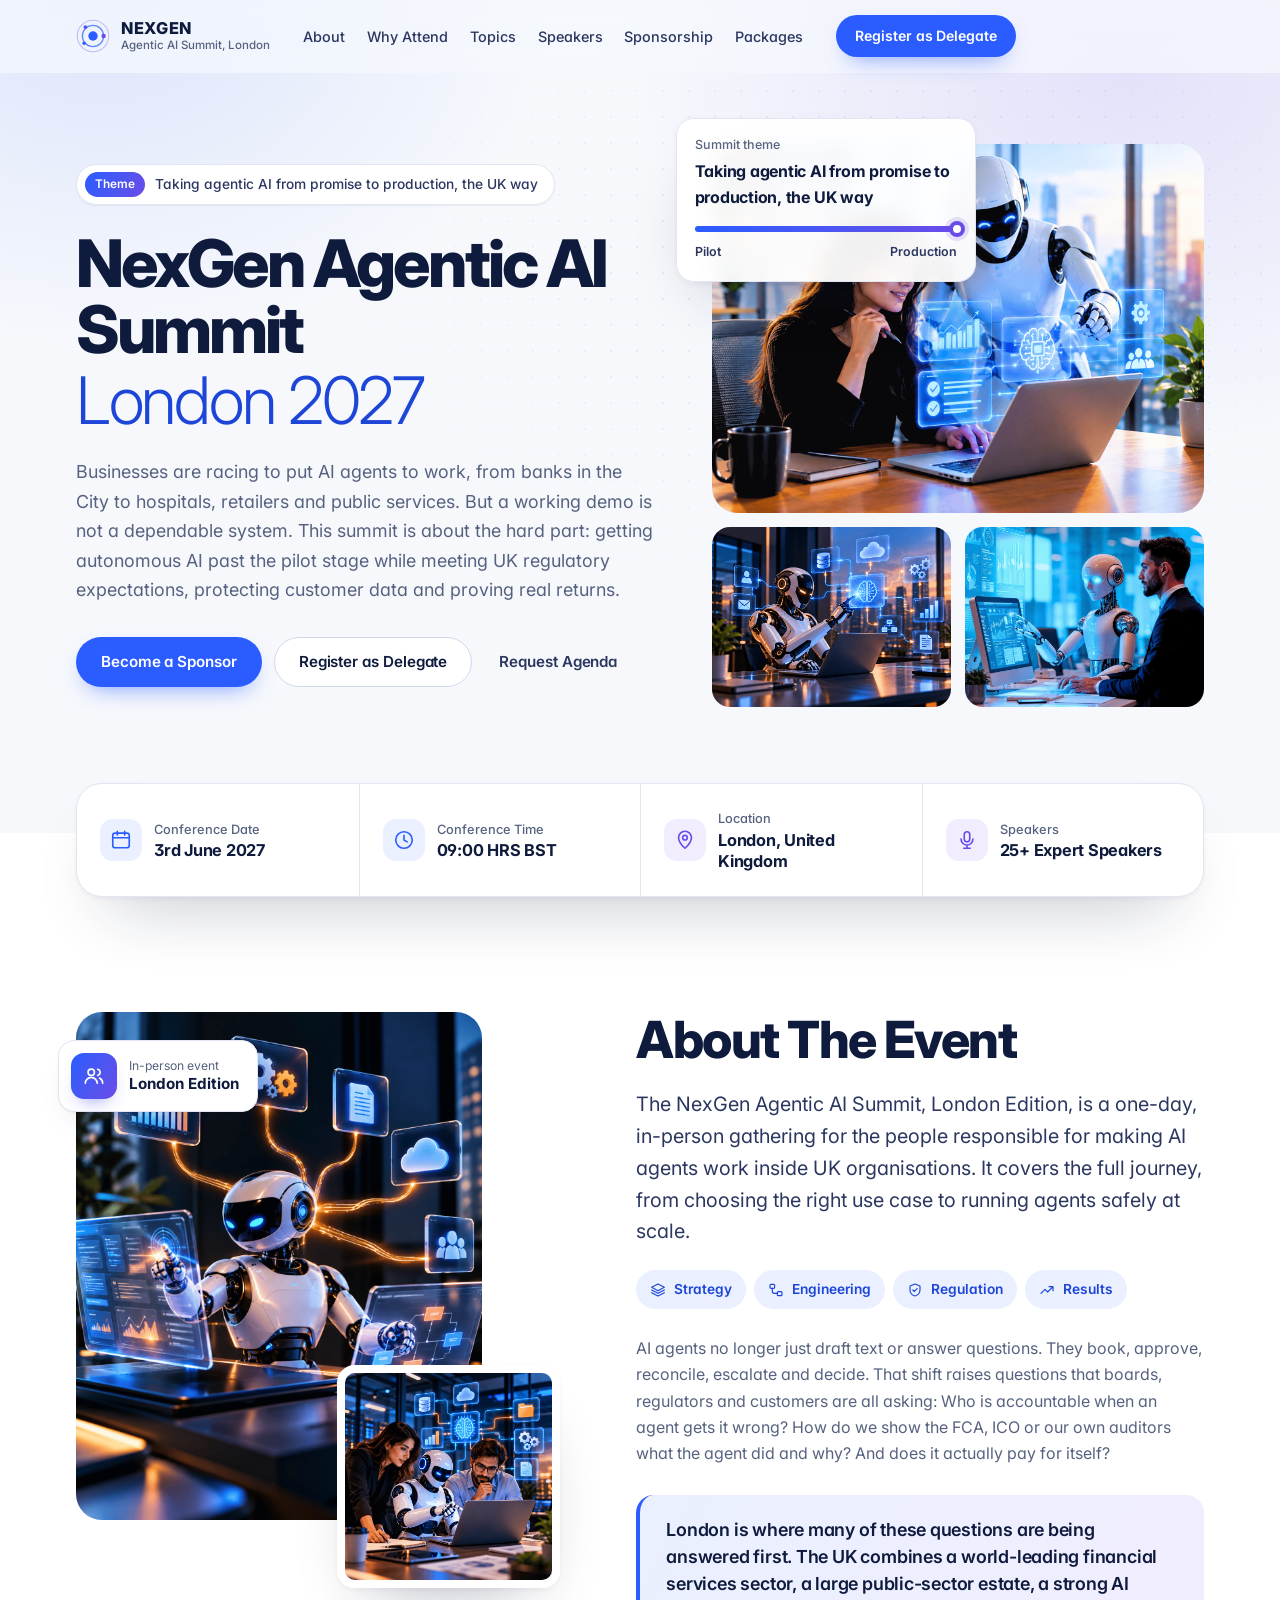
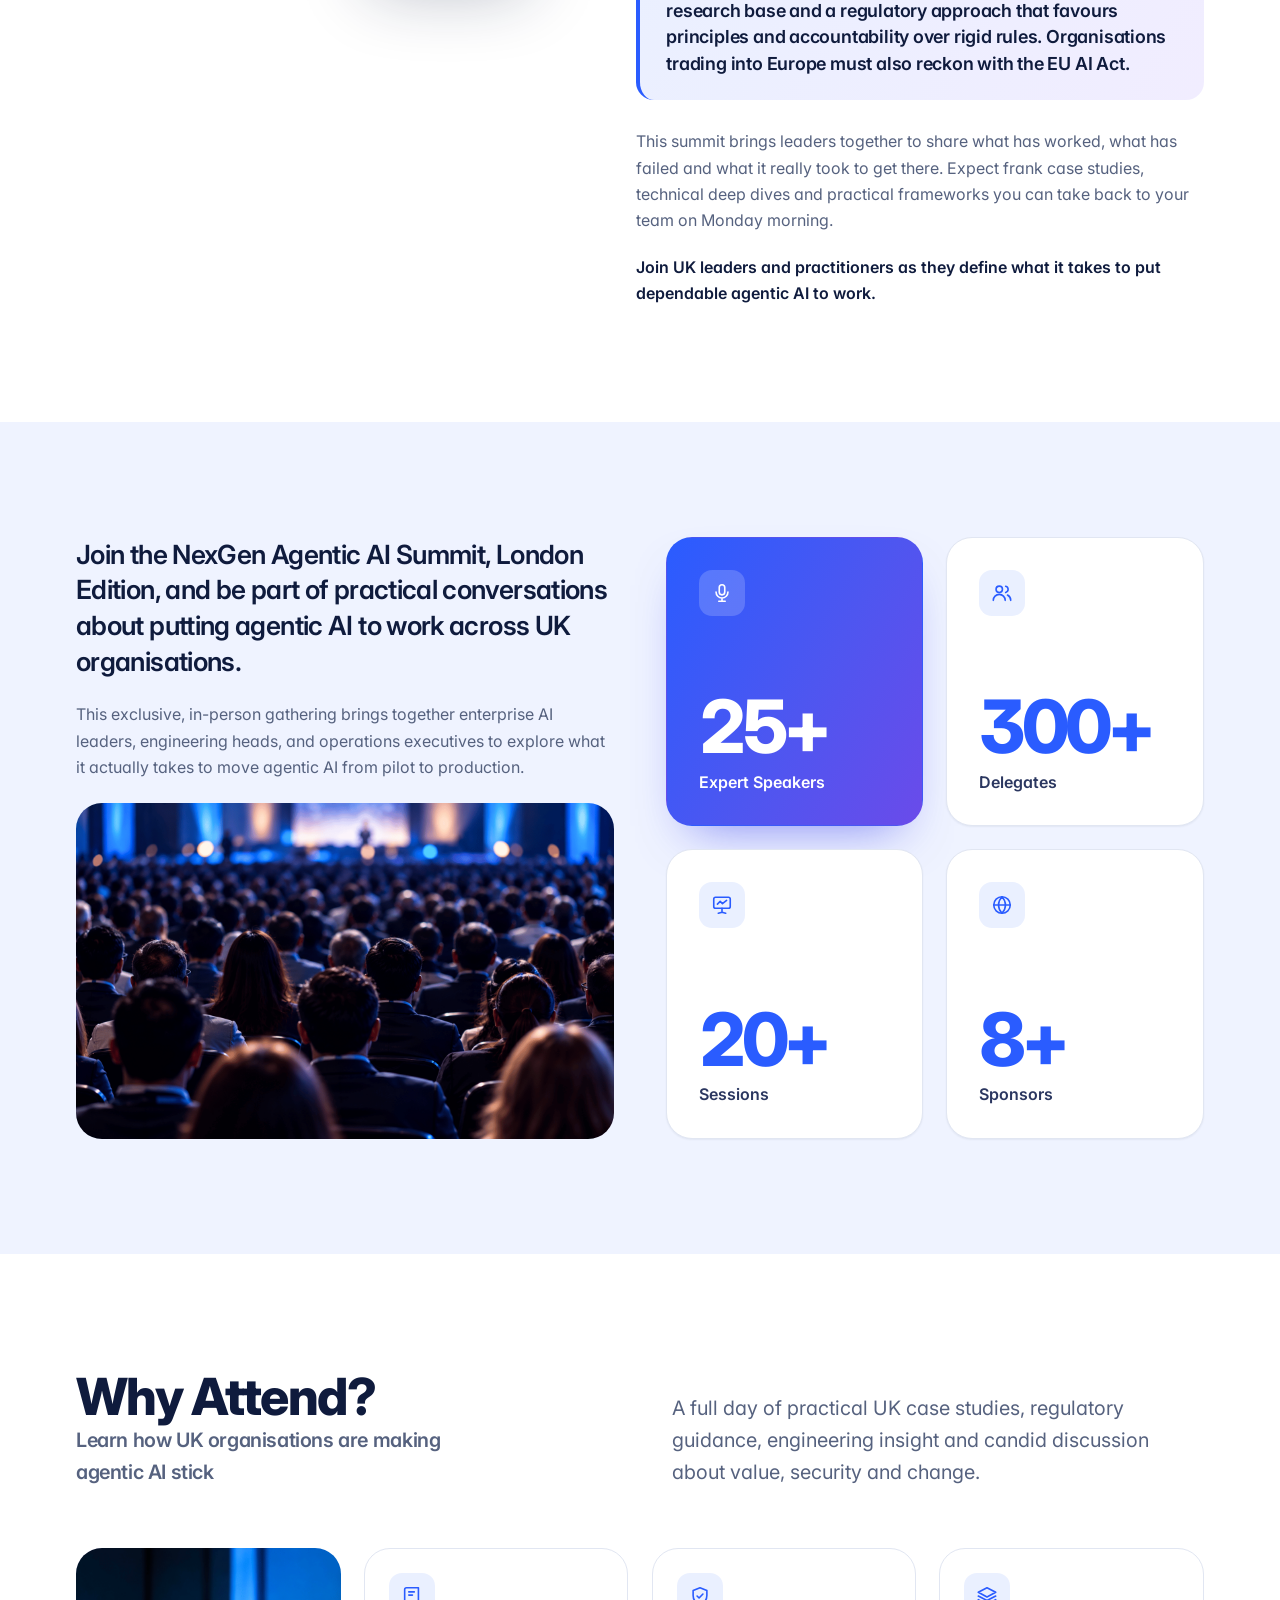
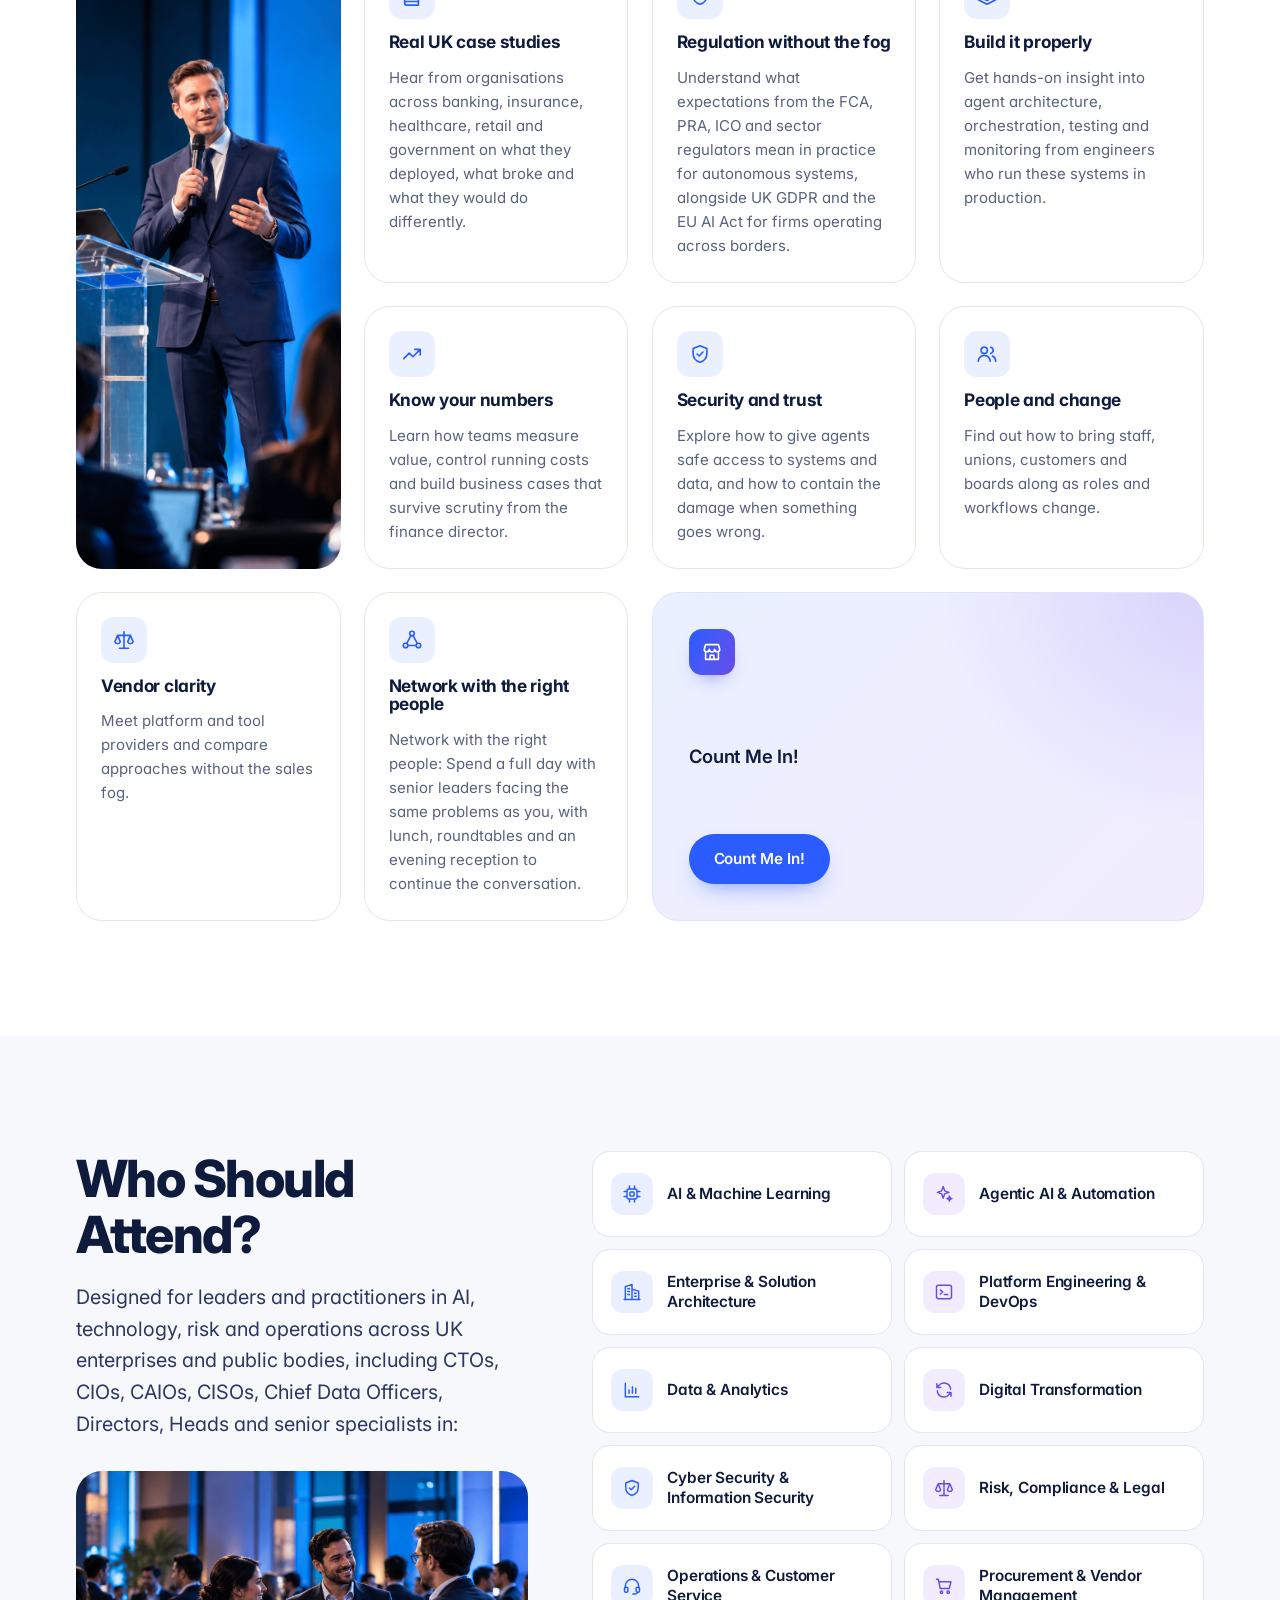
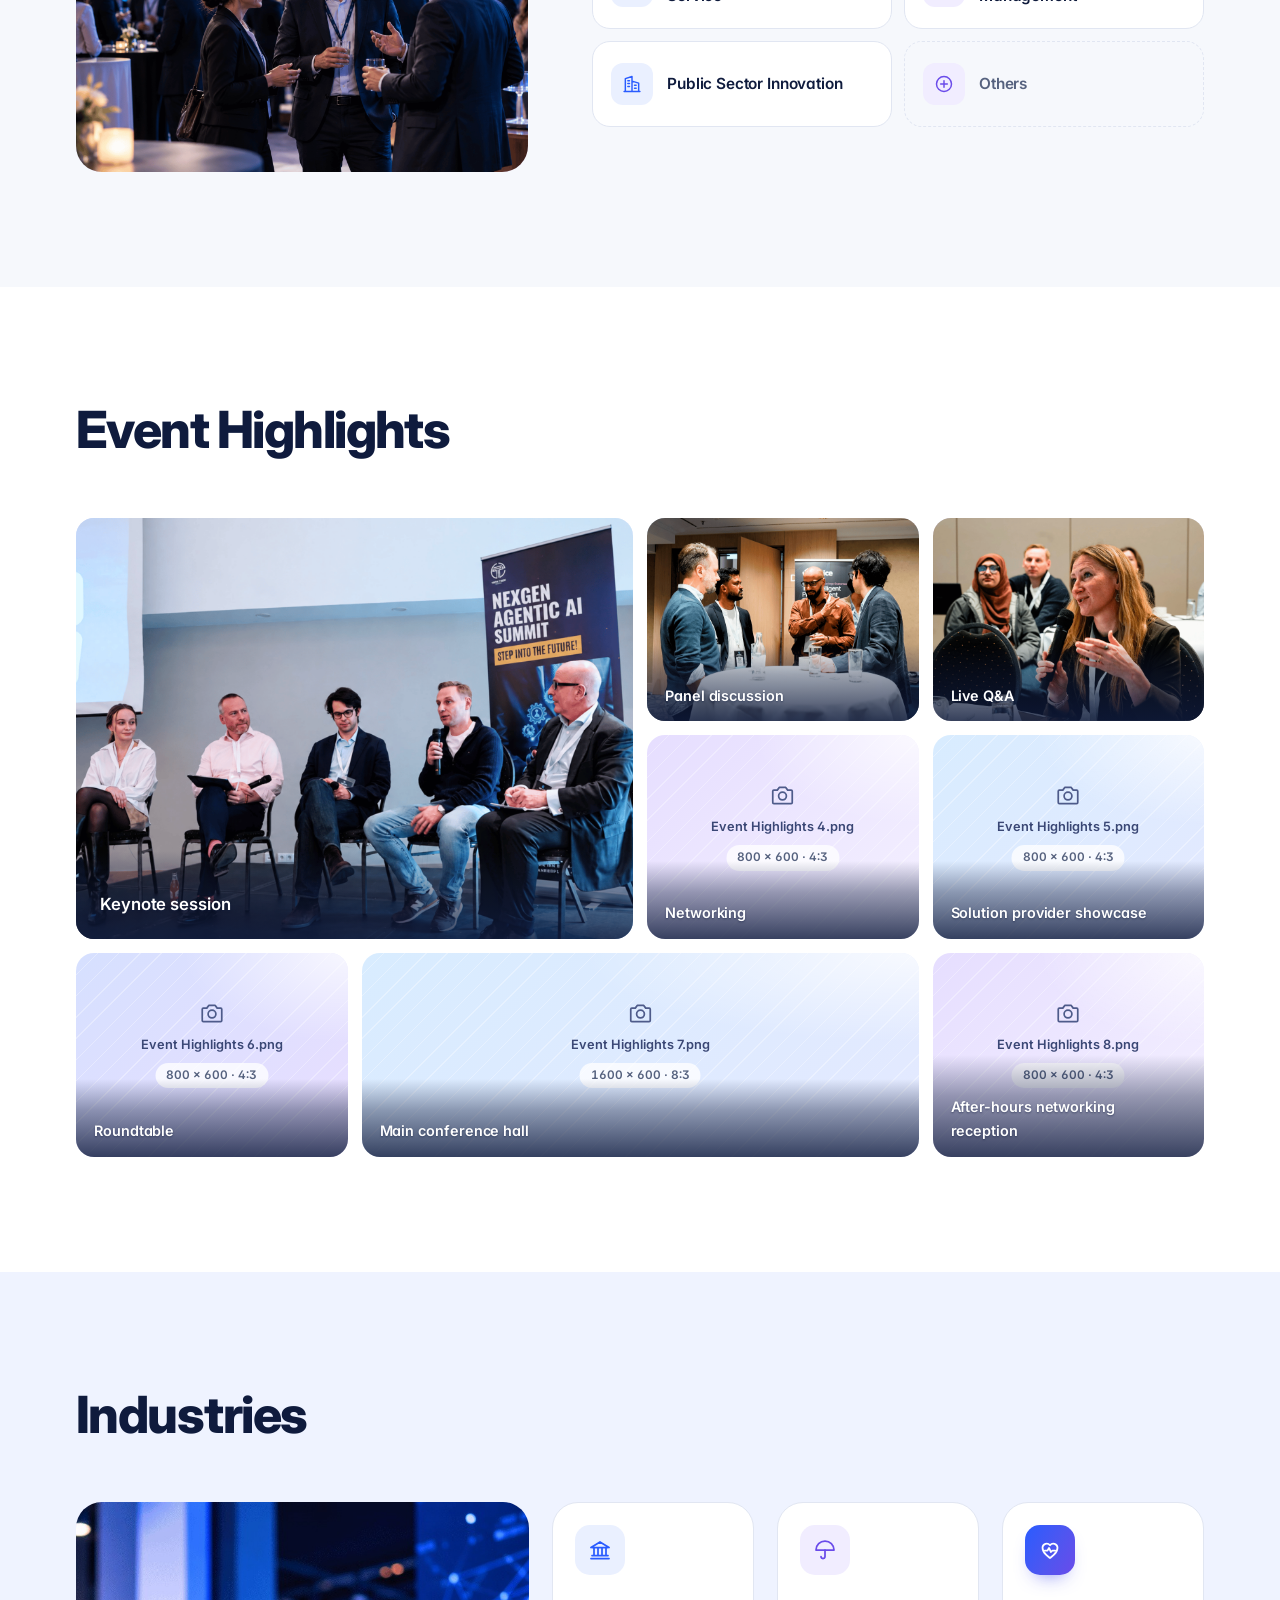
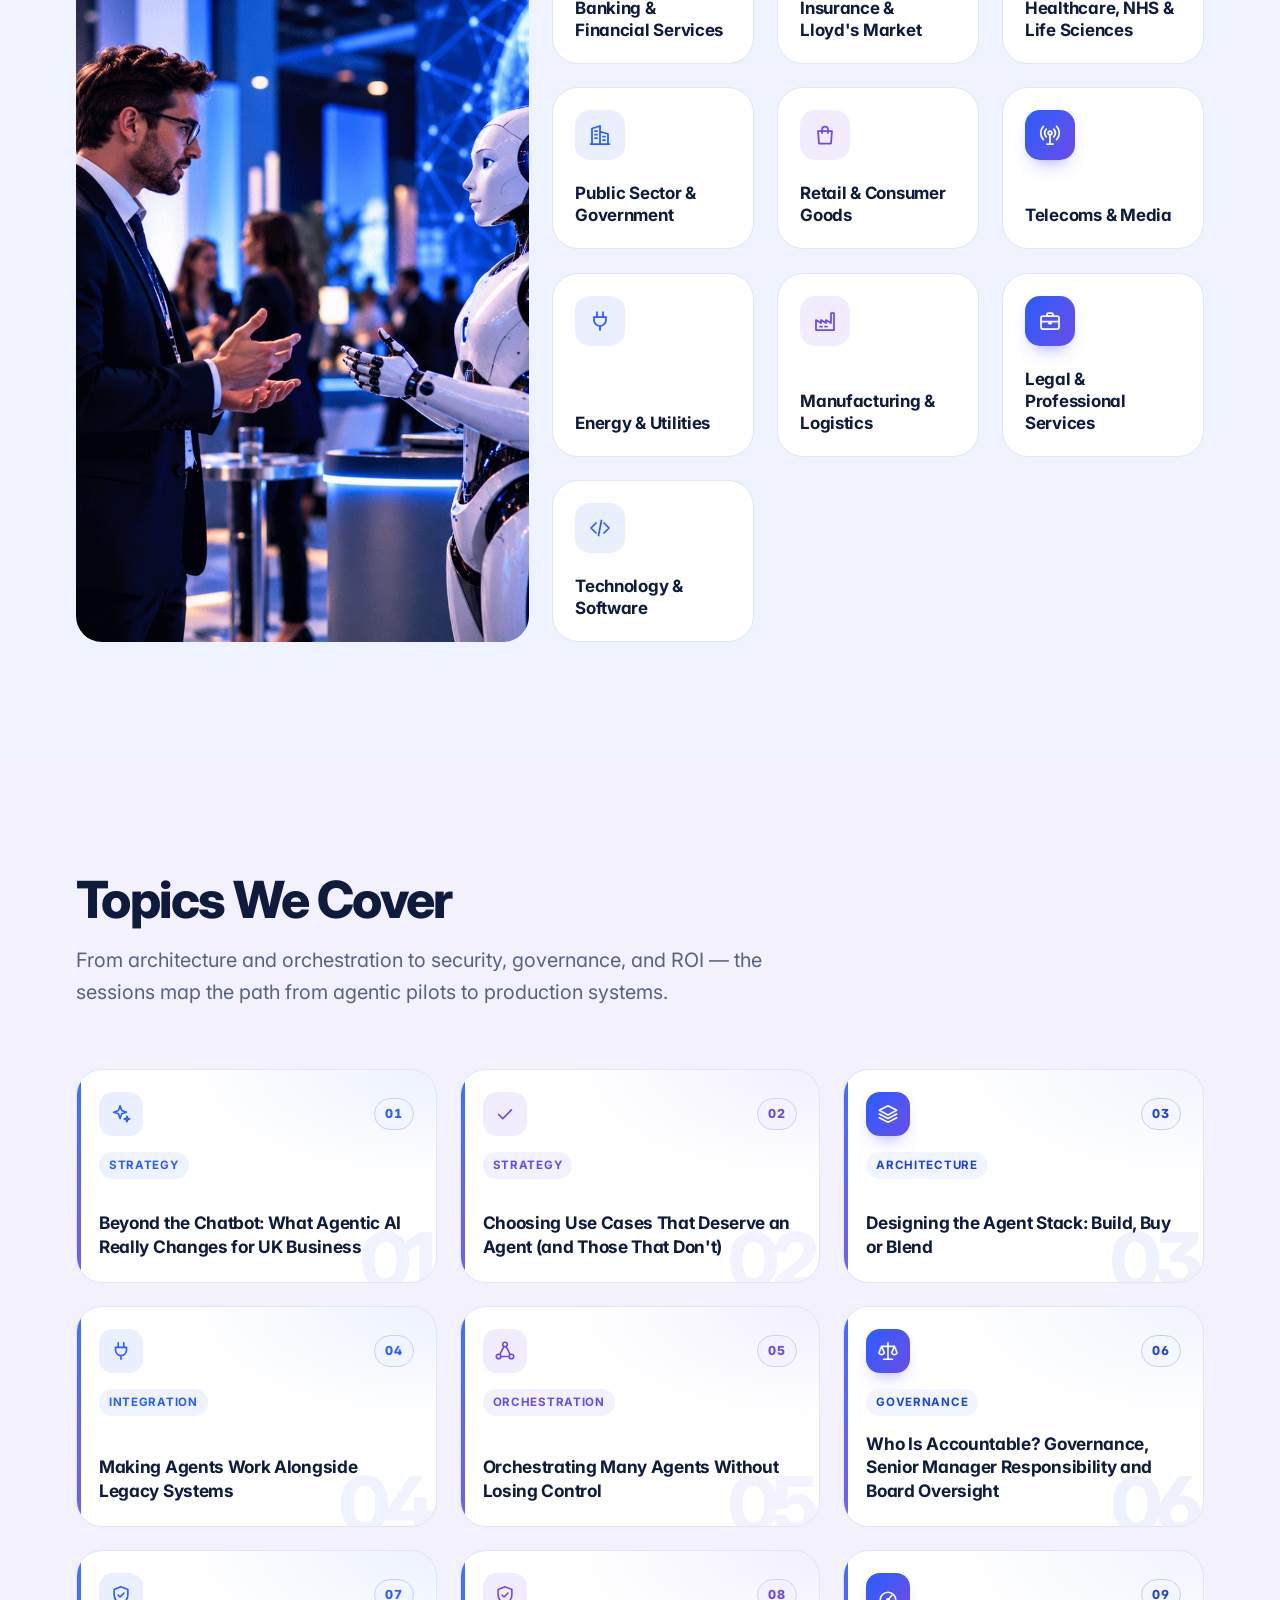
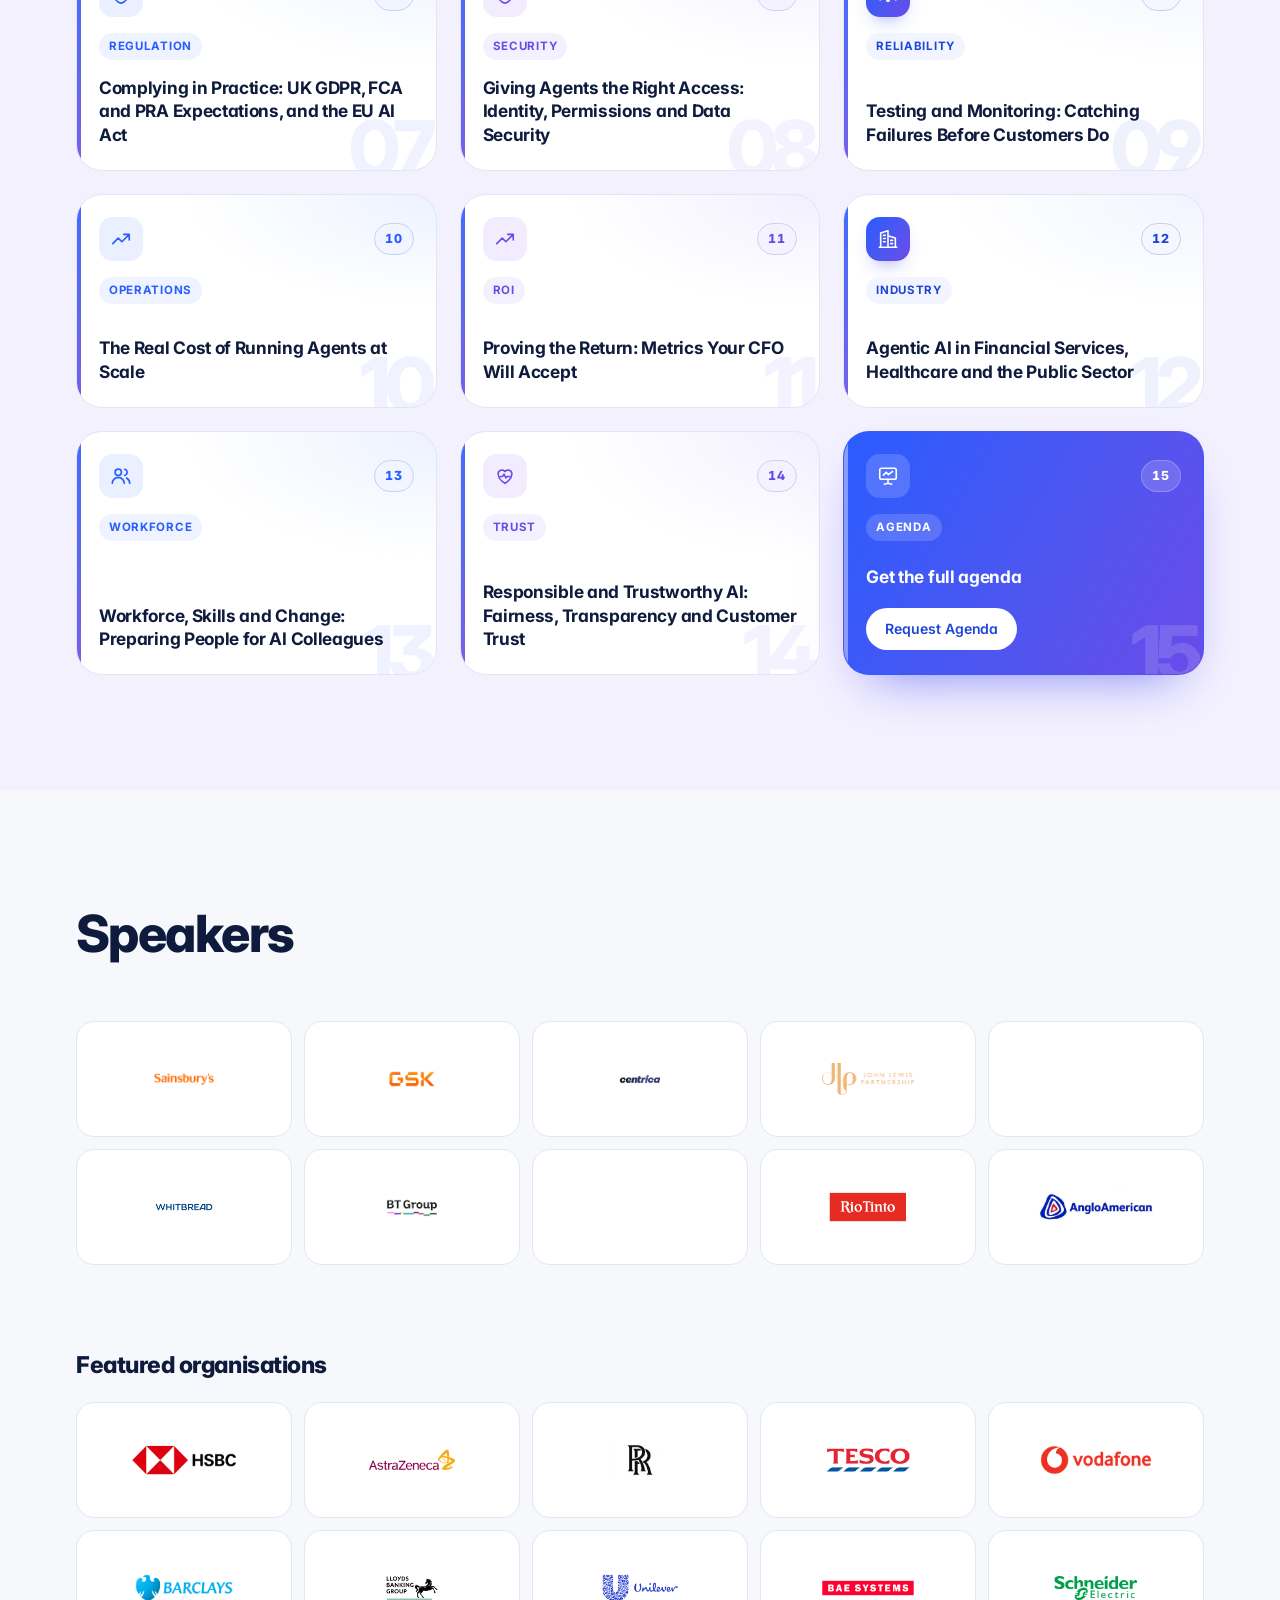
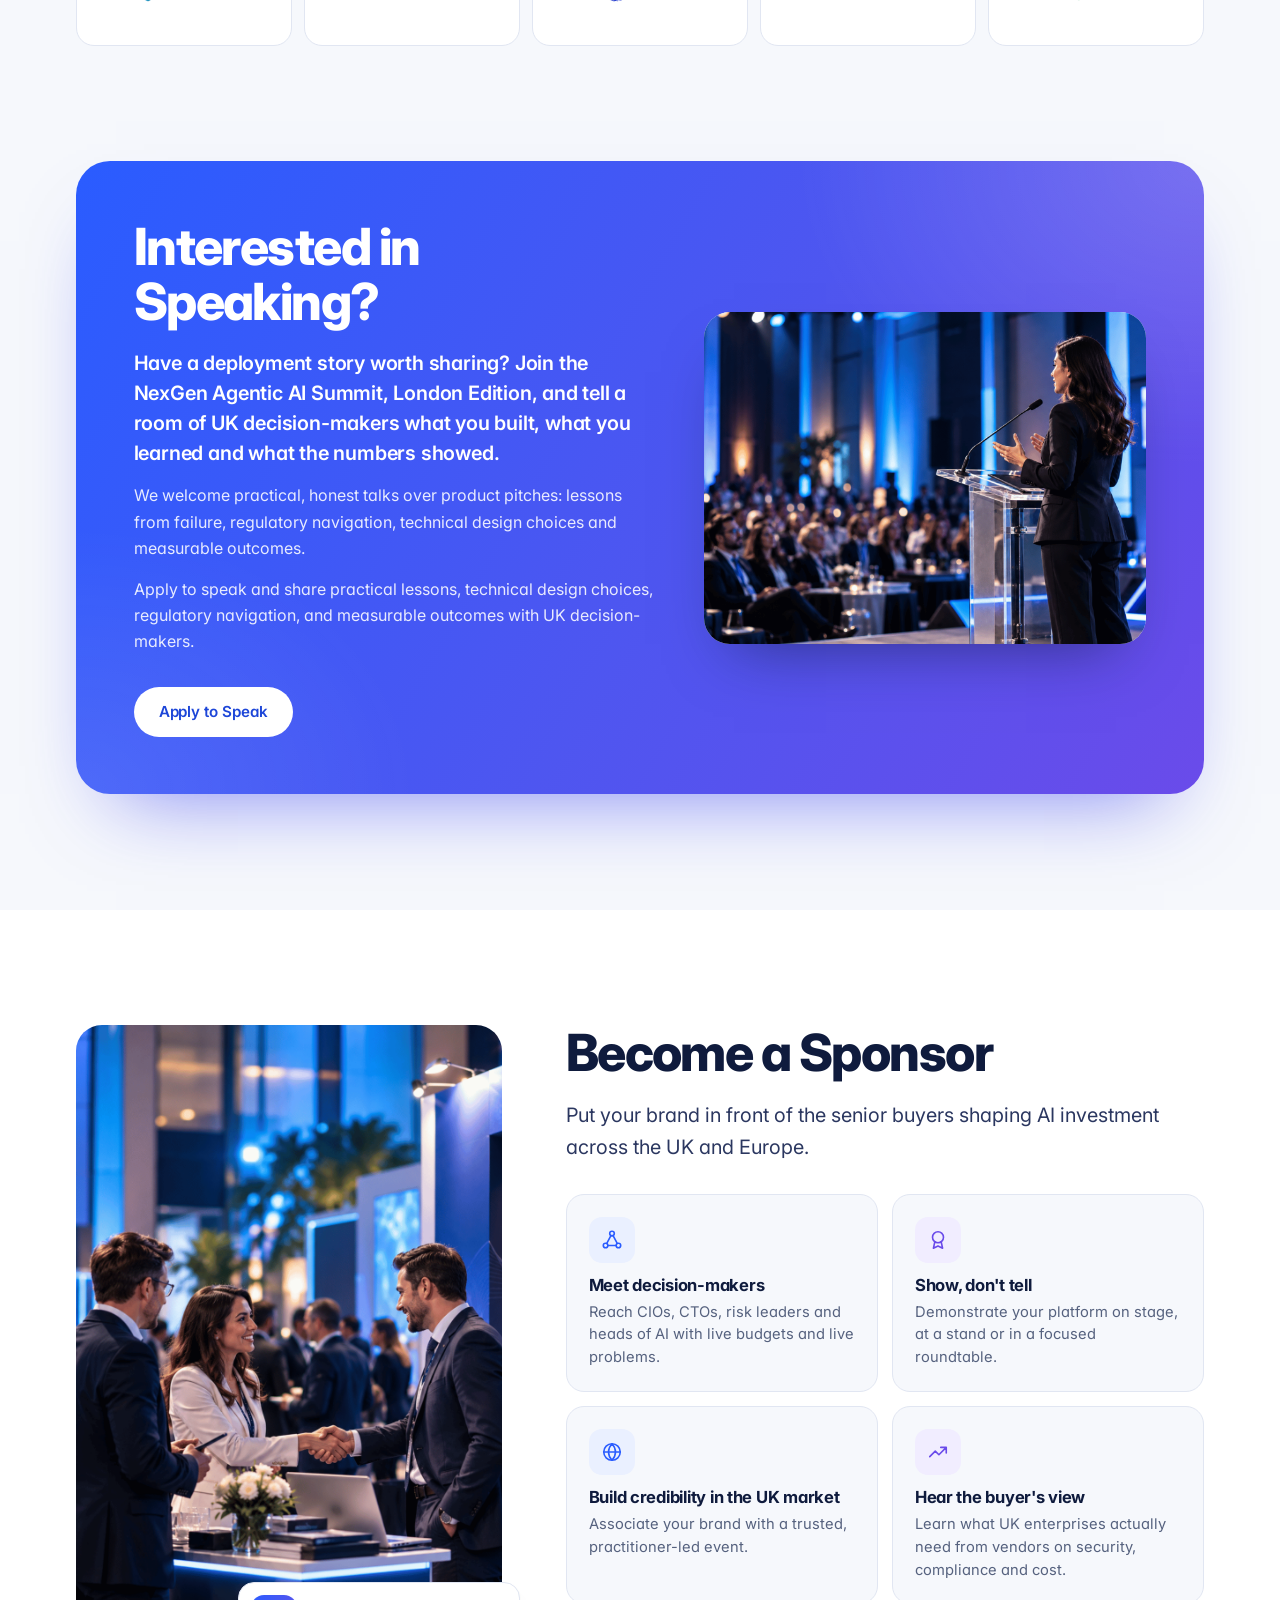
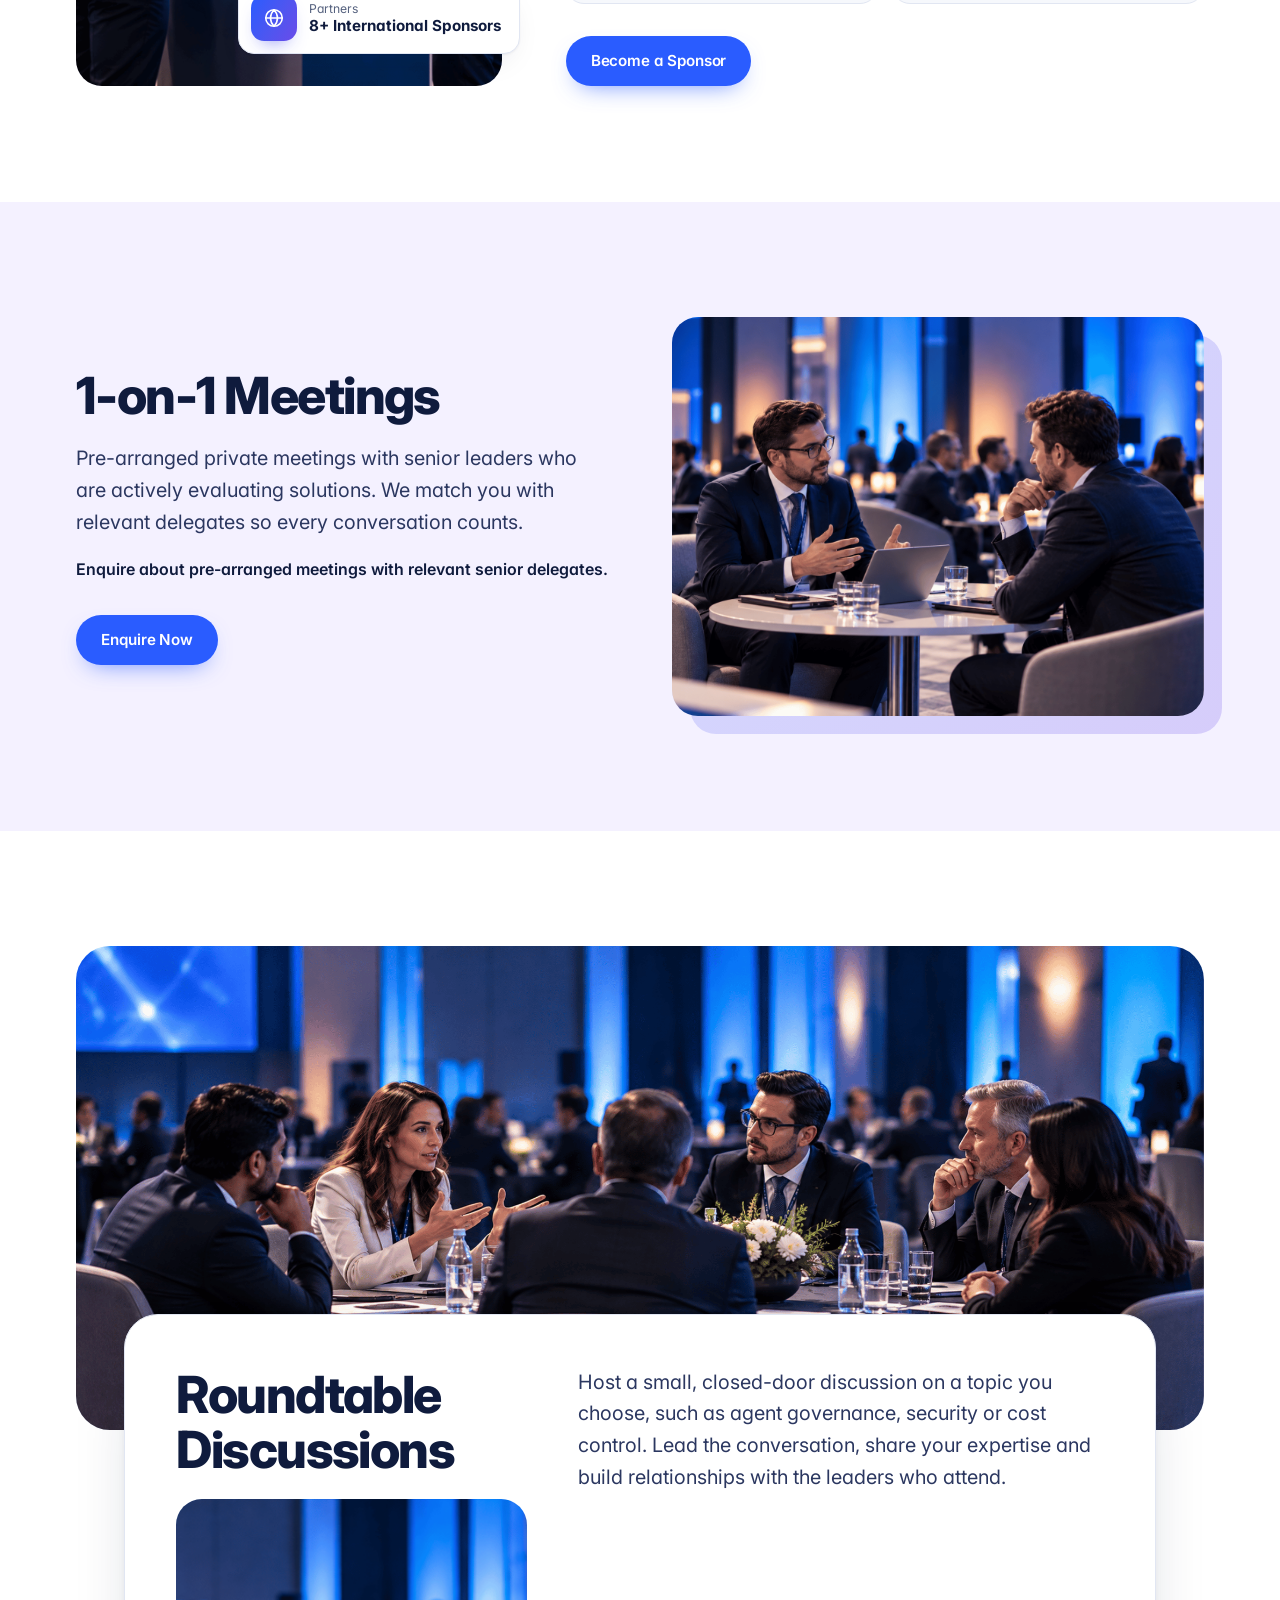
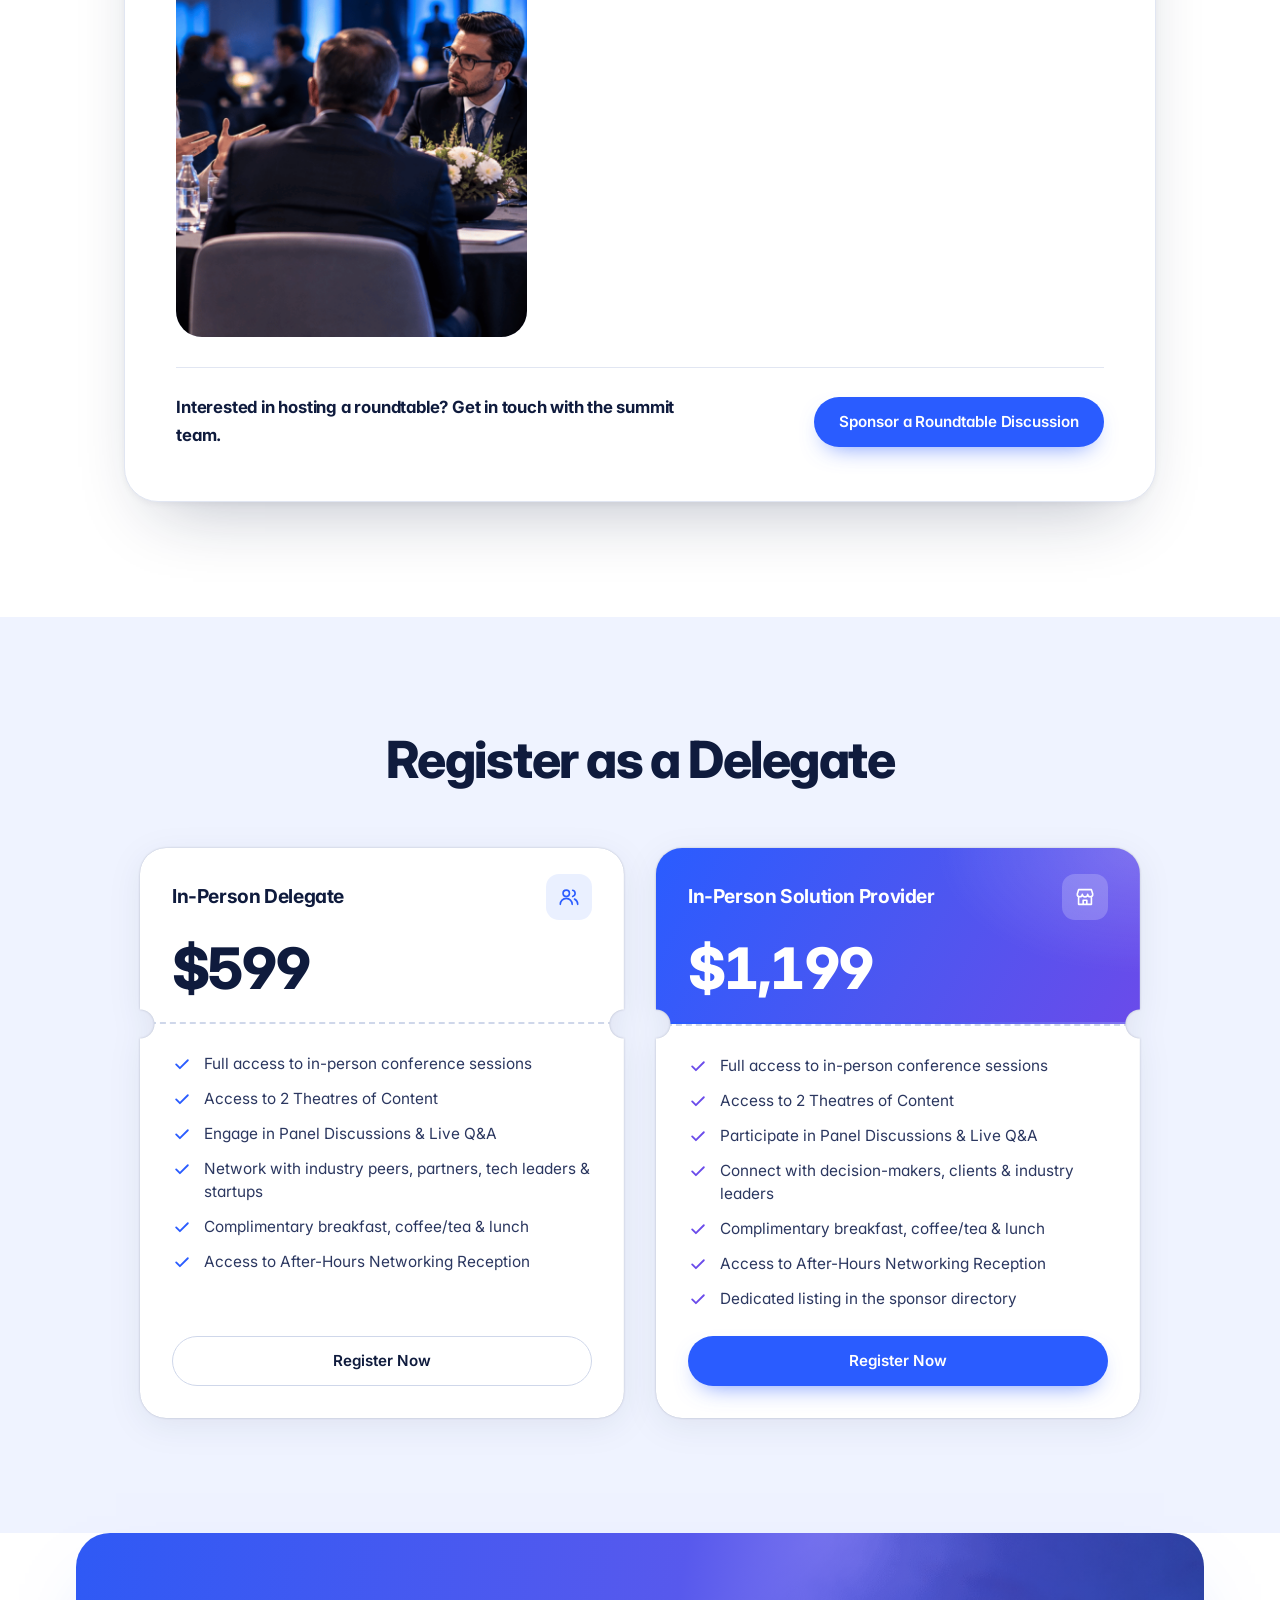
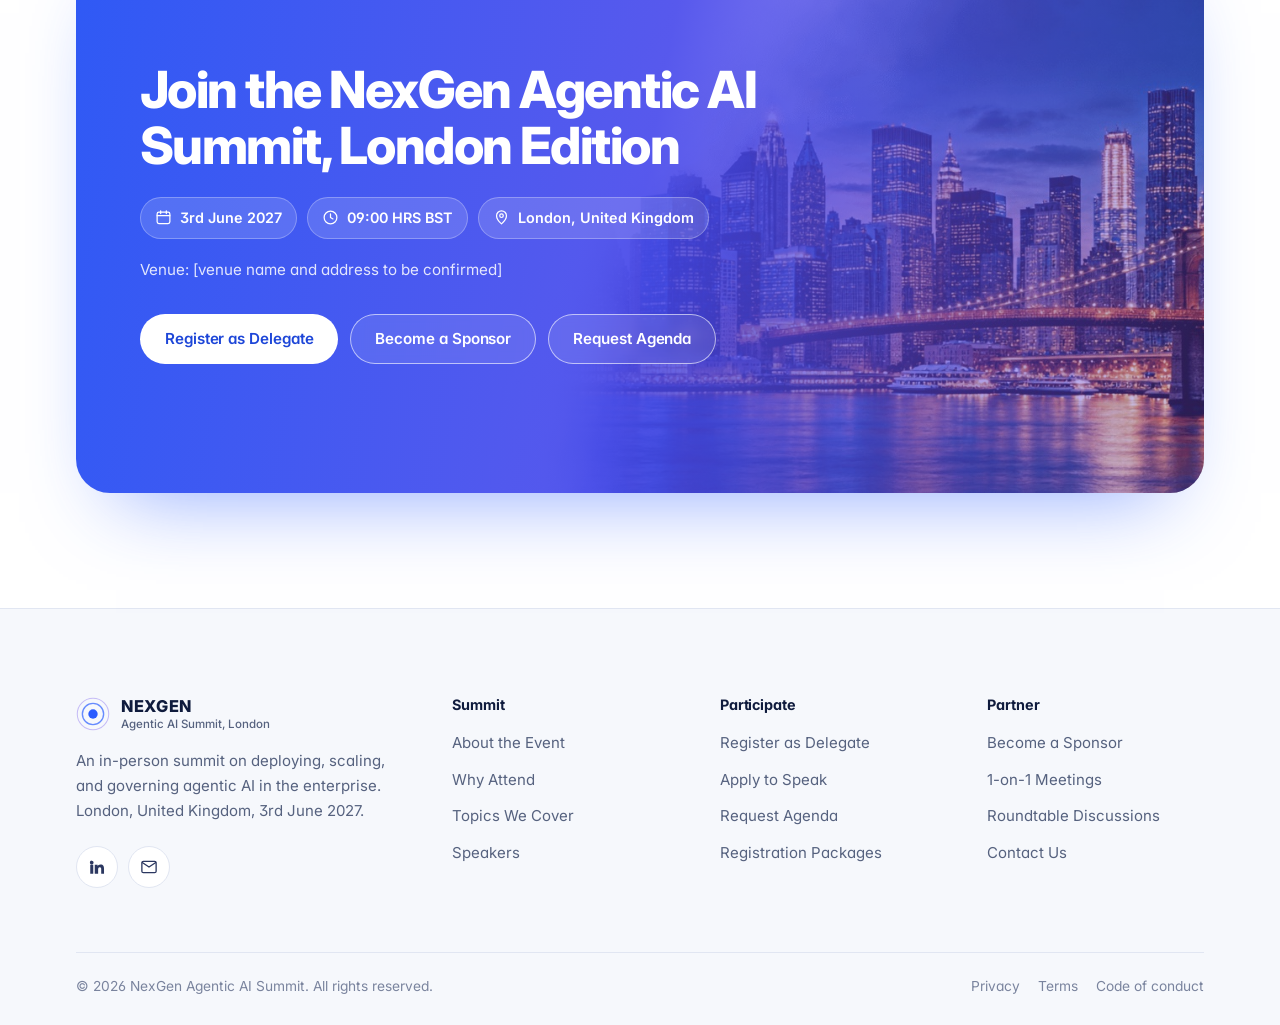
<file: .ukedition-build/index.html>
<!DOCTYPE html>
<html lang="en">

<head>
    <meta charset="utf-8">
    <meta name="viewport" content="width=device-width, initial-scale=1, viewport-fit=cover">
    <meta name="color-scheme" content="light">
    <title>NexGen Agentic AI Summit — London 2027</title>
    <meta name="description" content="NexGen Agentic AI Summit, London Edition. 3rd June 2027, 09:00 HRS BST, London, United Kingdom. An in-person summit on moving agentic AI from pilot to production.">
    <meta name="theme-color" content="#F6F8FC">
    <meta property="og:title" content="NexGen Agentic AI Summit — London 2027">
    <meta property="og:description" content="Taking agentic AI from promise to production, the UK way. 3rd June 2027, London, United Kingdom.">
    <!-- REPLACE: social share image, 1200 × 630 px -->
    <meta property="og:image" content="assets/images/Hero Main.png">
    <link rel="preconnect" href="https://fonts.googleapis.com">
    <link rel="preconnect" href="https://fonts.gstatic.com" crossorigin>
    <link href="https://fonts.googleapis.com/css2?family=Inter:wght@300;400;500;600;700;800&display=swap" rel="stylesheet">

    <style>
        /* =================================================================
       NEXGEN AGENTIC AI SUMMIT · NEW YORK 2027 — light redesign
       -----------------------------------------------------------------
       1. Tokens            8. Stats             15. 1-on-1 meetings
       2. Base              9. Why attend        16. Roundtables
       3. Layout & type    10. Who should attend 17. Packages (tickets)
       4. Buttons & icons  11. Gallery           18. Blog
       5. Image placeholder 12. Industry         19. Final CTA
       6. Nav & drawer     13. Topics            20. Footer
       7. Hero + About     14. Speakers/logos    21. Modal · 22. Motion · 23. Responsive
       ================================================================= */

        /* ---------- 1. TOKENS ---------- */
        :root {
            --paper: #F6F8FC;
            --white: #FFFFFF;
            --mist: #EFF3FF;
            --lilac: #F4F1FF;

            --ink: #0F1B3D;
            --ink-2: #2B3760;
            --slate: #56627F;
            --slate-2: #7A849E;
            --line: #E1E6F2;
            --line-2: #CFD7EA;

            --blue: #2A5CFF;
            --blue-700: #1D46D8;
            --blue-50: #EAF0FF;
            --blue-100: #DCE5FF;
            --violet: #6A4BEA;
            --violet-50: #F1EDFF;

            --grad: linear-gradient(120deg, #2A5CFF 0%, #4E56F0 55%, #6A4BEA 100%);

            --font: "Inter", system-ui, -apple-system, "Segoe UI", Roboto, sans-serif;
            --fs-hero: clamp(2.5rem, 1.4rem + 3.4vw, 4.1rem);
            --fs-h2: clamp(2rem, 1.4rem + 2.3vw, 3.2rem);
            --fs-h3: clamp(1.2rem, 1.1rem + .45vw, 1.45rem);
            --fs-lead: clamp(1.06rem, 1rem + .3vw, 1.25rem);
            --fs-small: .9375rem;

            --pad: clamp(20px, 4.5vw, 56px);
            --gap: clamp(14px, 1.8vw, 24px);
            --r-sm: 12px;
            --r: 18px;
            --r-lg: 26px;
            --r-xl: 34px;

            --shadow-sm: 0 1px 2px rgba(15, 27, 61, .06);
            --shadow: 0 1px 2px rgba(15, 27, 61, .05), 0 14px 34px -18px rgba(15, 27, 61, .22);
            --shadow-lg: 0 2px 6px rgba(15, 27, 61, .05), 0 34px 70px -34px rgba(15, 27, 61, .32);

            --ease: cubic-bezier(.2, .7, .2, 1);
            --nav-h: 72px;
        }

        /* ---------- 2. BASE ---------- */
        *,
        *::before,
        *::after {
            box-sizing: border-box
        }

        html {
            scroll-behavior: smooth;
            scroll-padding-top: calc(var(--nav-h) + 12px);
            -webkit-text-size-adjust: 100%;
        }

        body {
            margin: 0;
            background: var(--paper);
            color: var(--ink);
            font-family: var(--font);
            font-size: 1rem;
            line-height: 1.65;
            font-feature-settings: "cv11", "ss01";
            -webkit-font-smoothing: antialiased;
            overflow-x: hidden;
        }

        img {
            max-width: 100%;
            display: block
        }

        a {
            color: inherit;
            text-decoration: none
        }

        button {
            font: inherit;
            color: inherit;
            background: none;
            border: 0;
            cursor: pointer;
            padding: 0
        }

        h1,
        h2,
        h3,
        h4 {
            margin: 0;
            color: var(--ink);
            line-height: 1.08;
            letter-spacing: -.03em;
            font-weight: 800
        }

        p {
            margin: 0
        }

        ul,
        ol {
            margin: 0;
            padding: 0;
            list-style: none
        }

        ::selection {
            background: var(--blue);
            color: #fff
        }

        :focus-visible {
            outline: 2.5px solid var(--blue);
            outline-offset: 3px;
            border-radius: 6px
        }

        .skip {
            position: absolute;
            left: -9999px;
            top: 10px;
            z-index: 200;
            background: var(--blue);
            color: #fff;
            padding: 10px 16px;
            border-radius: 10px;
            font-weight: 600;
        }

        .skip:focus {
            left: 16px
        }

        .sr-only {
            position: absolute;
            width: 1px;
            height: 1px;
            padding: 0;
            margin: -1px;
            overflow: hidden;
            clip: rect(0, 0, 0, 0);
            white-space: nowrap;
            border: 0;
        }

        /* ---------- 3. LAYOUT & TYPE ---------- */
        .container {
            max-width: 1240px;
            margin-inline: auto;
            padding-inline: var(--pad)
        }

        .section {
            position: relative;
            padding-block: clamp(72px, 9vw, 128px)
        }

        .section--white {
            background: var(--white)
        }

        .section--mist {
            background: var(--mist)
        }

        .section--lilac {
            background: var(--lilac)
        }

        .section--paper {
            background: var(--paper)
        }

        .head {
            max-width: 760px;
            margin-bottom: clamp(36px, 5vw, 60px)
        }

        .head h2 {
            font-size: var(--fs-h2)
        }

        .head p {
            margin-top: 18px;
            color: var(--slate);
            font-size: var(--fs-lead);
            line-height: 1.6
        }

        .head--split {
            max-width: none;
            display: grid;
            grid-template-columns: minmax(0, 1fr) minmax(0, 1fr);
            gap: clamp(20px, 5vw, 72px);
            align-items: end;
        }

        .head--split p {
            margin-top: 0
        }

        .subhead {
            margin-top: 14px;
            font-size: var(--fs-h3);
            font-weight: 600;
            letter-spacing: -.02em;
            color: var(--ink-2);
            line-height: 1.3;
            max-width: 30ch;
        }

        .lead {
            font-size: var(--fs-lead);
            color: var(--ink-2);
            line-height: 1.6
        }

        .body {
            color: var(--slate)
        }

        .body+.body,
        .lead+.body {
            margin-top: 16px
        }

        /* ---------- 4. BUTTONS & ICONS ---------- */
        .btn {
            display: inline-flex;
            align-items: center;
            justify-content: center;
            gap: 10px;
            min-height: 50px;
            padding: 13px 24px;
            border-radius: 999px;
            font-weight: 600;
            font-size: .95rem;
            letter-spacing: -.005em;
            line-height: 1.2;
            border: 1.5px solid transparent;
            transition: background .25s var(--ease), color .25s var(--ease), border-color .25s var(--ease), box-shadow .3s var(--ease), transform .25s var(--ease);
            white-space: nowrap;
        }

        .btn:active {
            transform: translateY(1px)
        }

        .btn--primary {
            background: var(--blue);
            color: #fff;
            box-shadow: 0 10px 24px -12px rgba(42, 92, 255, .75);
        }

        .btn--primary:hover {
            background: var(--blue-700);
            box-shadow: 0 14px 30px -12px rgba(42, 92, 255, .8)
        }

        .btn--outline {
            background: var(--white);
            color: var(--ink);
            border-color: var(--line-2)
        }

        .btn--outline:hover {
            border-color: var(--blue);
            color: var(--blue)
        }

        .btn--quiet {
            color: var(--ink-2);
            padding-inline: 14px;
            border-color: transparent
        }

        .btn--quiet:hover {
            color: var(--blue);
            background: var(--blue-50)
        }

        .btn--light {
            background: #fff;
            color: var(--blue-700)
        }

        .btn--light:hover {
            background: var(--blue-50)
        }

        .btn--on-dark {
            color: #fff;
            border-color: rgba(255, 255, 255, .6);
            background: rgba(255, 255, 255, .1);
            backdrop-filter: blur(6px);
            -webkit-backdrop-filter: blur(6px)
        }

        .btn--on-dark:hover {
            background: rgba(255, 255, 255, .12);
            border-color: #fff
        }

        .btn--sm {
            min-height: 42px;
            padding: 9px 18px;
            font-size: .88rem
        }

        .btn--block {
            width: 100%
        }

        .actions {
            display: flex;
            flex-wrap: wrap;
            gap: 12px;
            margin-top: 32px
        }

        .ic {
            width: 22px;
            height: 22px;
            fill: none;
            stroke: currentColor;
            stroke-width: 1.75;
            stroke-linecap: round;
            stroke-linejoin: round;
            flex-shrink: 0
        }

        .icon-tile {
            width: 46px;
            height: 46px;
            border-radius: 13px;
            display: grid;
            place-items: center;
            background: var(--blue-50);
            color: var(--blue);
            flex-shrink: 0;
        }

        .icon-tile--violet {
            background: var(--violet-50);
            color: var(--violet)
        }

        .icon-tile--solid {
            background: var(--grad);
            color: #fff;
            box-shadow: 0 10px 20px -12px rgba(78, 86, 240, .9)
        }

        /* ---------- 5. IMAGE PLACEHOLDER SYSTEM ----------
       Every image sits in <figure class="media" data-size="W × H">.
       - If the file at img[src] exists, it covers the placeholder.
       - If it is missing, JS adds .is-missing and the tile shows the
         filename + required size, so the page doubles as an image spec. */
        .media {
            --ph1: #DCE5FF;
            --ph2: #ECE6FF;
            position: relative;
            margin: 0;
            overflow: hidden;
            border-radius: var(--r);
            isolation: isolate;
            background:
                radial-gradient(110% 80% at 100% 0%, rgba(255, 255, 255, .75), transparent 55%),
                repeating-linear-gradient(135deg, rgba(255, 255, 255, .32) 0 1px, transparent 1px 15px),
                linear-gradient(140deg, var(--ph1), var(--ph2));
        }

        .media[data-tone="violet"] {
            --ph1: #E6DEFF;
            --ph2: #F4F0FF
        }

        .media[data-tone="sky"] {
            --ph1: #D8ECFF;
            --ph2: #E4E9FF
        }

        .media[data-tone="mix"] {
            --ph1: #D6E0FF;
            --ph2: #E9DEFF
        }

        .media img {
            position: absolute;
            inset: 0;
            z-index: 1;
            width: 100%;
            height: 100%;
            object-fit: cover;
            transition: transform 1s var(--ease);
        }

        .media.is-missing img {
            display: none
        }

        .media::before,
        .media::after {
            position: absolute;
            left: 50%;
            z-index: 0;
            transform: translateX(-50%);
            white-space: nowrap;
            pointer-events: none;
            font-family: var(--font);
        }

        .media::before {
            content: attr(data-file);
            bottom: 50%;
            padding-top: 34px;
            background: url("data:image/svg+xml,%3Csvg xmlns='http://www.w3.org/2000/svg' viewBox='0 0 24 24' fill='none' stroke='%234E5B8A' stroke-width='1.6' stroke-linecap='round' stroke-linejoin='round'%3E%3Cpath d='M4 7.5h3.2L9 5h6l1.8 2.5H20a1 1 0 0 1 1 1V19a1 1 0 0 1-1 1H4a1 1 0 0 1-1-1V8.5a1 1 0 0 1 1-1z'/%3E%3Ccircle cx='12' cy='13' r='3.6'/%3E%3C/svg%3E") no-repeat top center / 26px;
            font-size: .8rem;
            font-weight: 600;
            color: #3A4775;
        }

        .media::after {
            content: attr(data-size);
            top: calc(50% + 8px);
            padding: 3px 11px;
            border-radius: 999px;
            background: rgba(255, 255, 255, .78);
            font-size: .74rem;
            font-weight: 600;
            color: var(--slate);
            font-variant-numeric: tabular-nums;
        }

        /* label pinned to a corner when text overlays the image */
        .media--label-corner::before {
            left: auto;
            right: 24px;
            bottom: auto;
            top: 22px;
            transform: none;
            padding-top: 0;
            padding-left: 32px;
            background-position: left center;
            line-height: 26px
        }

        .media--label-corner::after {
            left: auto;
            right: 24px;
            top: 56px;
            transform: none
        }

        .media--zoom:hover img {
            transform: scale(1.045)
        }

        /* ---------- 6. NAV & DRAWER ---------- */
        .nav {
            position: fixed;
            inset: 0 0 auto 0;
            z-index: 60;
            background: rgba(246, 248, 252, .72);
            backdrop-filter: blur(14px) saturate(150%);
            -webkit-backdrop-filter: blur(14px) saturate(150%);
            border-bottom: 1px solid transparent;
            padding-top: env(safe-area-inset-top, 0px);
            transition: background .3s var(--ease), border-color .3s var(--ease), box-shadow .3s var(--ease);
        }

        .nav.is-stuck {
            background: rgba(255, 255, 255, .9);
            border-bottom-color: var(--line);
            box-shadow: 0 8px 24px -20px rgba(15, 27, 61, .35)
        }

        .nav__inner {
            height: var(--nav-h);
            display: flex;
            align-items: center;
            gap: clamp(16px, 2.6vw, 40px)
        }

        .brand {
            display: flex;
            align-items: center;
            gap: 11px;
            flex-shrink: 0
        }

        .brand__mark {
            width: 34px;
            height: 34px
        }

        .brand__name {
            display: block;
            font-weight: 800;
            letter-spacing: .04em;
            font-size: 1.02rem;
            line-height: 1;
            color: var(--ink)
        }

        .brand__sub {
            display: block;
            margin-top: 4px;
            font-size: .72rem;
            font-weight: 500;
            color: var(--slate);
            line-height: 1;
            letter-spacing: 0
        }

        .nav__links {
            display: flex;
            gap: clamp(14px, 1.7vw, 28px);
            margin-left: auto
        }

        .nav__links a {
            position: relative;
            padding-block: 8px;
            font-size: .9rem;
            font-weight: 500;
            color: var(--ink-2);
            transition: color .2s var(--ease);
            white-space: nowrap;
        }

        .nav__links a::after {
            content: "";
            position: absolute;
            left: 0;
            right: 0;
            bottom: 2px;
            height: 2px;
            border-radius: 2px;
            background: var(--blue);
            transform: scaleX(0);
            transform-origin: left;
            transition: transform .3s var(--ease);
        }

        .nav__links a:hover,
        .nav__links a[aria-current="true"] {
            color: var(--blue)
        }

        .nav__links a:hover::after,
        .nav__links a[aria-current="true"]::after {
            transform: scaleX(1)
        }

        .nav__progress {
            position: absolute;
            left: 0;
            bottom: -1px;
            height: 2px;
            width: 100%;
            background: var(--grad);
            transform: scaleX(var(--p, 0));
            transform-origin: 0 50%;
        }

        .burger {
            display: none;
            margin-left: auto;
            width: 46px;
            height: 46px;
            border-radius: 14px;
            border: 1px solid var(--line-2);
            background: var(--white);
            align-items: center;
            justify-content: center;
        }

        .burger span,
        .burger span::before,
        .burger span::after {
            display: block;
            width: 18px;
            height: 2px;
            border-radius: 2px;
            background: var(--ink);
            transition: transform .3s var(--ease), background .2s;
        }

        .burger span {
            position: relative
        }

        .burger span::before,
        .burger span::after {
            content: "";
            position: absolute;
            left: 0
        }

        .burger span::before {
            top: -6px
        }

        .burger span::after {
            top: 6px
        }

        .burger[aria-expanded="true"] span {
            background: transparent
        }

        .burger[aria-expanded="true"] span::before {
            transform: translateY(6px) rotate(45deg)
        }

        .burger[aria-expanded="true"] span::after {
            transform: translateY(-6px) rotate(-45deg)
        }

        .drawer {
            position: fixed;
            inset: 0;
            z-index: 55;
            background: var(--white);
            padding: calc(var(--nav-h) + env(safe-area-inset-top, 0px) + 20px) var(--pad) calc(28px + env(safe-area-inset-bottom, 0px));
            display: flex;
            flex-direction: column;
            gap: 28px;
            overflow-y: auto;
            opacity: 0;
            visibility: hidden;
            transform: translateY(-6px);
            transition: opacity .3s var(--ease), transform .3s var(--ease), visibility .3s;
        }

        .drawer.is-open {
            opacity: 1;
            visibility: visible;
            transform: none
        }

        .drawer__links {
            display: grid;
            grid-template-columns: 1fr 1fr;
            column-gap: 20px
        }

        .drawer__links a {
            display: block;
            padding: 14px 0;
            border-bottom: 1px solid var(--line);
            font-size: 1.05rem;
            font-weight: 600;
            color: var(--ink);
        }

        .drawer__links a:hover {
            color: var(--blue)
        }

        .drawer__cta {
            display: grid;
            gap: 10px
        }

        /* ---------- 7. HERO ---------- */
        .hero {
            position: relative;
            padding-top: calc(var(--nav-h) + env(safe-area-inset-top, 0px) + clamp(36px, 6vw, 72px));
            padding-bottom: 0;
            background:
                radial-gradient(55% 60% at 88% 8%, rgba(106, 75, 234, .13), transparent 70%),
                radial-gradient(50% 55% at 8% 0%, rgba(42, 92, 255, .12), transparent 70%),
                var(--paper);
            overflow-x: clip;
        }

        .hero::before {
            content: "";
            position: absolute;
            inset: 0;
            pointer-events: none;
            background-image: radial-gradient(rgba(42, 92, 255, .16) 1px, transparent 1.2px);
            background-size: 26px 26px;
            -webkit-mask-image: radial-gradient(60% 55% at 70% 30%, #000, transparent 75%);
            mask-image: radial-gradient(60% 55% at 70% 30%, #000, transparent 75%);
        }

        .hero__grid {
            position: relative;
            display: grid;
            grid-template-columns: minmax(0, 1.08fr) minmax(0, .92fr);
            gap: clamp(32px, 4.5vw, 64px);
            align-items: center;
        }

        .pill {
            display: inline-flex;
            align-items: center;
            gap: 10px;
            padding: 7px 16px 7px 8px;
            border-radius: 999px;
            background: var(--white);
            border: 1px solid var(--line);
            box-shadow: var(--shadow-sm);
            font-size: .86rem;
            font-weight: 500;
            color: var(--ink-2);
        }

        .pill b {
            display: inline-grid;
            place-items: center;
            padding: 3px 10px;
            border-radius: 999px;
            background: var(--grad);
            color: #fff;
            font-size: .74rem;
            font-weight: 600;
        }

        .hero__title {
            margin-top: 26px;
            font-size: var(--fs-hero);
            letter-spacing: -.045em;
            line-height: 1
        }

        .hero__title .t-event {
            display: block;
            font-weight: 800
        }

        .hero__title .t-edition {
            display: block;
            margin-top: .08em;
            font-weight: 300;
            color: var(--blue-700);
            letter-spacing: -.035em
        }

        .hero__lede {
            margin-top: 24px;
            max-width: 56ch;
            font-size: clamp(1.02rem, .98rem + .2vw, 1.12rem);
            color: var(--slate);
            line-height: 1.65
        }

        /* collage */
        .collage {
            position: relative;
            display: grid;
            grid-template-columns: 1fr 1fr;
            gap: 14px;
        }

        .collage::before {
            content: "";
            position: absolute;
            z-index: -1;
            width: 78%;
            aspect-ratio: 1;
            right: -12%;
            top: -12%;
            border-radius: 50%;
            background: radial-gradient(circle, rgba(106, 75, 234, .18), transparent 68%);
        }

        .c-main-wrap {
            position: relative;
            grid-column: 1 / -1
        }

        .collage .c-main {
            aspect-ratio: 4 / 3;
            border-radius: var(--r-lg)
        }

        .collage .c-side {
            aspect-ratio: 4 / 3;
            border-radius: var(--r)
        }

        /* signature: pilot → production card */
        .theme-card {
            position: absolute;
            z-index: 3;
            left: -36px;
            top: -26px;
            width: min(300px, 70%);
            padding: 16px 18px 18px;
            background: rgba(255, 255, 255, .94);
            backdrop-filter: blur(10px);
            -webkit-backdrop-filter: blur(10px);
            border: 1px solid var(--line);
            border-radius: var(--r);
            box-shadow: var(--shadow-lg);
        }

        .theme-card small {
            display: block;
            font-size: .78rem;
            font-weight: 500;
            color: var(--slate)
        }

        .theme-card strong {
            display: block;
            margin-top: 2px;
            font-size: 1rem;
            font-weight: 700;
            letter-spacing: -.015em
        }

        .track {
            position: relative;
            margin-top: 16px;
            height: 6px;
            border-radius: 6px;
            background: var(--blue-50)
        }

        .track i {
            position: absolute;
            inset: 0;
            border-radius: inherit;
            background: var(--grad);
            transform: scaleX(.08);
            transform-origin: left;
            transition: transform 1.8s cubic-bezier(.65, 0, .25, 1) .5s;
        }

        .track b {
            position: absolute;
            top: 50%;
            left: 8%;
            width: 16px;
            height: 16px;
            margin: -8px 0 0 -8px;
            border-radius: 50%;
            background: #fff;
            border: 4px solid var(--violet);
            box-shadow: 0 0 0 4px rgba(106, 75, 234, .15);
            transition: left 1.8s cubic-bezier(.65, 0, .25, 1) .5s;
        }

        .is-loaded .track i {
            transform: scaleX(1)
        }

        .is-loaded .track b {
            left: 100%
        }

        .track-labels {
            display: flex;
            justify-content: space-between;
            margin-top: 10px;
            font-size: .78rem;
            font-weight: 600;
            color: var(--ink-2)
        }

        /* quick facts strip */
        .facts {
            position: relative;
            z-index: 4;
            margin-top: clamp(48px, 6vw, 80px);
            margin-bottom: -64px;
            display: grid;
            grid-template-columns: repeat(4, minmax(0, 1fr));
            background: var(--white);
            border: 1px solid var(--line);
            border-radius: var(--r-lg);
            box-shadow: var(--shadow-lg);
        }

        .fact {
            display: flex;
            align-items: center;
            gap: 12px;
            padding: 24px clamp(14px, 1.8vw, 26px)
        }

        .fact .icon-tile {
            width: 42px;
            height: 42px
        }

        .fact+.fact {
            border-left: 1px solid var(--line)
        }

        .fact small {
            display: block;
            font-size: .8rem;
            font-weight: 500;
            color: var(--slate)
        }

        .fact strong {
            display: block;
            font-size: 1.02rem;
            font-weight: 700;
            letter-spacing: -.015em;
            line-height: 1.3
        }

        /* ABOUT */
        .about {
            padding-top: calc(64px + clamp(72px, 9vw, 120px))
        }

        .about__grid {
            display: grid;
            grid-template-columns: minmax(0, .92fr) minmax(0, 1.08fr);
            gap: clamp(40px, 6vw, 96px);
            align-items: start;
        }

        .about__media {
            position: sticky;
            top: calc(var(--nav-h) + 32px);
            padding: 0 16% 14% 0
        }

        .about__media .a-main {
            aspect-ratio: 4 / 5;
            border-radius: var(--r-lg)
        }

        .about__media .a-inset {
            position: absolute;
            right: 0;
            bottom: 0;
            width: 46%;
            aspect-ratio: 1;
            border-radius: var(--r);
            border: 8px solid var(--white);
            box-shadow: var(--shadow-lg);
        }

        .badge {
            position: absolute;
            z-index: 3;
            left: -18px;
            top: 28px;
            display: flex;
            align-items: center;
            gap: 12px;
            padding: 12px 18px 12px 12px;
            background: var(--white);
            border: 1px solid var(--line);
            border-radius: 16px;
            box-shadow: var(--shadow);
        }

        .badge small {
            display: block;
            font-size: .76rem;
            color: var(--slate);
            line-height: 1.2
        }

        .badge strong {
            display: block;
            font-size: .95rem;
            line-height: 1.25
        }

        .about__copy h2 {
            font-size: var(--fs-h2)
        }

        .about__copy .lead {
            margin-top: 22px
        }

        .chips {
            display: flex;
            flex-wrap: wrap;
            gap: 8px;
            margin-top: 22px
        }

        .chip {
            display: inline-flex;
            align-items: center;
            gap: 8px;
            padding: 8px 14px;
            border-radius: 999px;
            background: var(--blue-50);
            color: var(--blue-700);
            font-size: .86rem;
            font-weight: 600;
        }

        .chip .ic {
            width: 16px;
            height: 16px
        }

        .callout {
            margin: 28px 0;
            padding: 22px 26px;
            border-radius: var(--r);
            background: linear-gradient(120deg, var(--blue-50), var(--violet-50));
            border-left: 4px solid var(--blue);
            font-size: 1.12rem;
            font-weight: 600;
            letter-spacing: -.012em;
            line-height: 1.5;
            color: var(--ink);
        }

        .about__close {
            margin-top: 20px;
            font-weight: 600;
            color: var(--ink)
        }

        /* ---------- 8. STATS ---------- */
        .stats__grid {
            display: grid;
            grid-template-columns: minmax(0, 1fr) minmax(0, 1fr);
            gap: clamp(28px, 4vw, 56px);
            align-items: stretch;
        }

        .stats__intro {
            display: flex;
            flex-direction: column;
            gap: 22px
        }

        .statement {
            font-size: clamp(1.3rem, 1.1rem + .7vw, 1.65rem);
            font-weight: 600;
            letter-spacing: -.024em;
            line-height: 1.35;
            color: var(--ink)
        }

        .stats__intro .media {
            flex: 1;
            min-height: 240px;
            aspect-ratio: 16 / 10;
            border-radius: var(--r-lg)
        }

        .stat-cards {
            display: grid;
            grid-template-columns: 1fr 1fr;
            gap: var(--gap)
        }

        .stat {
            position: relative;
            display: flex;
            flex-direction: column;
            justify-content: space-between;
            gap: 28px;
            padding: clamp(22px, 2.6vw, 32px);
            background: var(--white);
            border: 1px solid var(--line);
            border-radius: var(--r-lg);
            box-shadow: var(--shadow-sm);
            min-height: 210px;
        }

        .stat__num {
            font-size: clamp(3rem, 2.2rem + 3vw, 4.6rem);
            font-weight: 800;
            letter-spacing: -.055em;
            line-height: .95;
            color: var(--blue);
            font-variant-numeric: tabular-nums;
        }

        .stat__num {
            display: block
        }

        .stat__label {
            display: block;
            margin-top: 10px;
            font-size: 1rem;
            font-weight: 600;
            color: var(--ink-2);
            line-height: 1.35
        }

        .stat--feature {
            background: var(--grad);
            border-color: transparent;
            box-shadow: 0 24px 50px -24px rgba(78, 86, 240, .7)
        }

        .stat--feature .stat__num,
        .stat--feature .stat__label {
            color: #fff
        }

        .stat--feature .icon-tile {
            background: rgba(255, 255, 255, .18);
            color: #fff
        }

        /* ---------- 9. WHY ATTEND (bento) ---------- */
        .bento {
            display: grid;
            grid-template-columns: repeat(4, minmax(0, 1fr));
            gap: var(--gap);
        }

        .bento__img {
            grid-row: span 2;
            min-height: 100%;
            border-radius: var(--r-lg)
        }

        .feature {
            display: flex;
            flex-direction: column;
            gap: 14px;
            padding: 24px;
            background: var(--white);
            border: 1px solid var(--line);
            border-radius: var(--r-lg);
            transition: border-color .3s var(--ease), box-shadow .3s var(--ease), transform .3s var(--ease);
        }

        .feature:hover {
            border-color: var(--blue-100);
            box-shadow: var(--shadow);
            transform: translateY(-3px)
        }

        .feature h3 {
            font-size: 1.08rem;
            font-weight: 700;
            letter-spacing: -.018em
        }

        .feature p {
            font-size: var(--fs-small);
            color: var(--slate);
            line-height: 1.6
        }

        .bento__cta {
            grid-column: span 2;
            display: flex;
            flex-direction: column;
            justify-content: space-between;
            gap: 22px;
            padding: clamp(24px, 3vw, 36px);
            border-radius: var(--r-lg);
            background:
                radial-gradient(80% 120% at 100% 0%, rgba(106, 75, 234, .16), transparent 60%),
                linear-gradient(135deg, var(--blue-50), var(--violet-50));
            border: 1px solid var(--blue-100);
        }

        .bento__cta p {
            font-size: 1.15rem;
            font-weight: 600;
            line-height: 1.45;
            letter-spacing: -.014em;
            color: var(--ink);
            max-width: 36ch
        }

        .bento__cta .icon-tile {
            margin-bottom: 4px
        }

        /* ---------- 10. WHO SHOULD ATTEND ---------- */
        .who {
            display: grid;
            grid-template-columns: minmax(0, .85fr) minmax(0, 1.15fr);
            gap: clamp(36px, 5vw, 80px);
            align-items: start;
        }

        .who__aside {
            position: sticky;
            top: calc(var(--nav-h) + 28px)
        }

        .who__aside h2 {
            font-size: var(--fs-h2)
        }

        .who__aside .lead {
            margin-top: 20px
        }

        .who__aside .media {
            margin-top: 30px;
            aspect-ratio: 3 / 2;
            border-radius: var(--r-lg)
        }

        .roles {
            display: grid;
            grid-template-columns: 1fr 1fr;
            gap: 12px
        }

        .role {
            display: flex;
            align-items: center;
            gap: 14px;
            padding: 16px 18px;
            min-height: 86px;
            background: var(--white);
            border: 1px solid var(--line);
            border-radius: var(--r);
            font-weight: 600;
            font-size: .96rem;
            letter-spacing: -.01em;
            line-height: 1.35;
            color: var(--ink);
            transition: border-color .25s var(--ease), box-shadow .25s var(--ease);
        }

        .role:hover {
            border-color: var(--blue-100);
            box-shadow: var(--shadow)
        }

        .role .icon-tile {
            width: 42px;
            height: 42px;
            border-radius: 12px
        }

        .role .ic {
            width: 20px;
            height: 20px
        }

        .role--other {
            background: transparent;
            border-style: dashed;
            color: var(--slate)
        }

        /* ---------- 11. GALLERY ---------- */
        .gallery {
            display: grid;
            grid-template-columns: repeat(4, minmax(0, 1fr));
            gap: 14px;
        }

        .g-item {
            position: relative;
            margin: 0;
            border-radius: var(--r);
            overflow: hidden
        }

        .g-item .media {
            position: absolute;
            inset: 0;
            border-radius: 0
        }

        .g-item--sm {
            aspect-ratio: 4 / 3
        }

        .g-item--feature {
            grid-column: span 2;
            grid-row: span 2
        }

        .g-item--wide {
            grid-column: span 2
        }

        .g-item figcaption {
            position: absolute;
            left: 0;
            right: 0;
            bottom: 0;
            z-index: 2;
            padding: 40px 18px 14px;
            background: linear-gradient(180deg, transparent, rgba(15, 27, 61, .4) 40%, rgba(15, 27, 61, .82));
            color: #fff;
            font-size: .9rem;
            font-weight: 600;
            letter-spacing: -.005em;
            text-shadow: 0 1px 2px rgba(15, 27, 61, .5);
        }

        .g-item--feature figcaption {
            font-size: 1.05rem;
            padding: 40px 24px 20px
        }

        .g-item:hover .media img {
            transform: scale(1.045)
        }

        /* ---------- 12. INDUSTRY ---------- */
        .ind-wrap {
            display: grid;
            grid-template-columns: minmax(0, .82fr) minmax(0, 1.18fr);
            gap: var(--gap)
        }

        .ind__img {
            min-height: 340px;
            height: 100%;
            border-radius: var(--r-lg)
        }

        .industries {
            display: grid;
            grid-template-columns: repeat(3, minmax(0, 1fr));
            gap: var(--gap)
        }

        .industry {
            display: flex;
            flex-direction: column;
            justify-content: space-between;
            gap: 22px;
            min-height: 150px;
            padding: 22px;
            background: var(--white);
            border: 1px solid var(--line);
            border-radius: var(--r-lg);
            transition: transform .3s var(--ease), box-shadow .3s var(--ease), border-color .3s var(--ease);
        }

        .industry:hover {
            transform: translateY(-3px);
            box-shadow: var(--shadow);
            border-color: var(--blue-100)
        }

        .industry .icon-tile {
            width: 50px;
            height: 50px;
            border-radius: 15px
        }

        .industry .ic {
            width: 24px;
            height: 24px
        }

        .industry h3 {
            font-size: 1.06rem;
            font-weight: 700;
            letter-spacing: -.016em;
            line-height: 1.3
        }

        /* ---------- 13. TOPICS ---------- */
        .topics {
            display: grid;
            grid-template-columns: repeat(3, minmax(0, 1fr));
            gap: var(--gap);
        }

        .topic {
            --topic-tint: var(--blue-50);
            --topic-ink: var(--blue);
            position: relative;
            display: flex;
            flex-direction: column;
            gap: 16px;
            min-height: 214px;
            padding: 22px 22px 24px;
            background:
                radial-gradient(120% 90% at 100% 0%, color-mix(in srgb, var(--topic-tint) 88%, white) 0%, transparent 58%),
                var(--white);
            border: 1px solid var(--line);
            border-radius: var(--r-lg);
            overflow: hidden;
            transition: border-color .3s var(--ease), box-shadow .3s var(--ease), transform .3s var(--ease);
        }

        .topic::before {
            content: "";
            position: absolute;
            left: 0;
            top: 0;
            bottom: 0;
            width: 4px;
            background: var(--grad);
            opacity: .9;
        }

        .topic:nth-child(3n+2) {
            --topic-tint: var(--violet-50);
            --topic-ink: var(--violet);
        }

        .topic:nth-child(3n) {
            --topic-tint: var(--mist);
            --topic-ink: var(--blue-700);
        }

        .topic:hover {
            border-color: var(--blue-100);
            box-shadow: var(--shadow);
            transform: translateY(-3px);
        }

        .topic__top {
            display: flex;
            align-items: center;
            justify-content: space-between;
            gap: 12px;
            position: relative;
            z-index: 1;
        }

        .topic__num {
            font-size: .78rem;
            font-weight: 800;
            letter-spacing: .08em;
            color: var(--topic-ink);
            font-variant-numeric: tabular-nums;
            background: color-mix(in srgb, var(--topic-tint) 70%, white);
            border: 1px solid color-mix(in srgb, var(--topic-ink) 14%, var(--line));
            border-radius: 999px;
            padding: 5px 10px;
        }

        .topic .icon-tile {
            width: 44px;
            height: 44px;
            border-radius: 14px;
        }

        .topic__tag {
            position: relative;
            z-index: 1;
            width: fit-content;
            font-size: .72rem;
            font-weight: 700;
            letter-spacing: .06em;
            text-transform: uppercase;
            color: var(--topic-ink);
            background: color-mix(in srgb, var(--topic-tint) 80%, white);
            border-radius: 999px;
            padding: 4px 10px;
        }

        .topic h3 {
            position: relative;
            z-index: 1;
            margin-top: auto;
            font-size: 1.08rem;
            font-weight: 700;
            letter-spacing: -.018em;
            line-height: 1.35;
        }

        .topic__mark {
            position: absolute;
            right: 6px;
            bottom: -18px;
            font-size: clamp(4.2rem, 6vw, 5.6rem);
            font-weight: 800;
            letter-spacing: -.08em;
            line-height: 1;
            color: var(--topic-ink);
            opacity: .07;
            pointer-events: none;
            user-select: none;
        }

        .topic--cta {
            --topic-tint: transparent;
            --topic-ink: #fff;
            background: var(--grad);
            border-color: transparent;
            color: #fff;
            box-shadow: 0 24px 50px -26px rgba(78, 86, 240, .75);
            justify-content: space-between;
        }

        .topic--cta::before {
            background: rgba(255, 255, 255, .45);
        }

        .topic--cta .topic__num,
        .topic--cta .topic__tag {
            color: #fff;
            background: rgba(255, 255, 255, .16);
            border-color: rgba(255, 255, 255, .22);
        }

        .topic--cta .icon-tile {
            background: rgba(255, 255, 255, .16);
            color: #fff;
            box-shadow: none;
        }

        .topic--cta h3 {
            color: #fff;
            margin-top: 8px;
        }

        .topic--cta .topic__mark {
            color: #fff;
            opacity: .14;
        }

        .topic--cta .btn {
            position: relative;
            z-index: 1;
            margin-top: 4px;
            width: fit-content;
        }

        /* ---------- 14. SPEAKERS & LOGOS ---------- */
        .speakers {
            display: grid;
            grid-template-columns: repeat(4, minmax(0, 1fr));
            gap: var(--gap)
        }

        .spk {
            display: flex;
            flex-direction: column;
            background: var(--white);
            border: 1px solid var(--line);
            border-radius: var(--r-lg);
            overflow: hidden;
            transition: box-shadow .3s var(--ease), transform .3s var(--ease);
        }

        .spk:hover {
            box-shadow: var(--shadow-lg);
            transform: translateY(-4px)
        }

        .spk .media {
            aspect-ratio: 4 / 5;
            border-radius: 0
        }

        .spk:hover .media img {
            transform: scale(1.04)
        }

        .spk__body {
            padding: 18px 20px 22px;
            display: flex;
            flex-direction: column;
            gap: 4px
        }

        .spk__name {
            font-size: 1.08rem;
            font-weight: 700;
            letter-spacing: -.018em
        }

        .spk__role {
            font-size: .9rem;
            color: var(--slate);
            line-height: 1.45
        }

        .spk__co {
            font-size: .9rem;
            font-weight: 600;
            color: var(--blue-700)
        }

        .spk__bio {
            margin-top: 8px;
            font-size: .88rem;
            color: var(--slate);
            line-height: 1.55
        }

        .logos-block {
            margin-top: 0
        }

        .logos-block--featured {
            margin-top: clamp(56px, 7vw, 88px)
        }

        .logos-block h3 {
            font-size: var(--fs-h3);
            letter-spacing: -.02em;
            margin-bottom: 24px
        }

        .logo-grid {
            display: grid;
            grid-template-columns: repeat(5, minmax(0, 1fr));
            gap: 12px
        }

        .logo-cell {
            --logo-scale: 1;
            position: relative;
            display: grid;
            place-items: center;
            height: 116px;
            padding: 18px 20px;
            background: var(--white);
            border: 1px solid var(--line);
            border-radius: var(--r);
            transition: border-color .3s var(--ease), box-shadow .3s var(--ease), transform .3s var(--ease);
        }

        .logo-cell:hover {
            border-color: var(--blue-100);
            box-shadow: var(--shadow);
            transform: translateY(-2px)
        }

        .logo-cell img {
            height: calc(var(--h, 34px) * var(--logo-scale));
            width: auto;
            max-width: 100%;
            object-fit: contain;
        }

        .logo-cell.is-missing img {
            display: none
        }

        .logo-cell.is-missing::after {
            content: attr(data-name);
            font-weight: 700;
            color: var(--slate);
            text-align: center;
            font-size: .92rem
        }

        /* INTERESTED IN SPEAKING */
        .invite {
            position: relative;
            display: grid;
            grid-template-columns: minmax(0, 1.08fr) minmax(0, .92fr);
            gap: clamp(28px, 4vw, 56px);
            align-items: center;
            padding: clamp(28px, 4.5vw, 64px);
            border-radius: var(--r-xl);
            background:
                radial-gradient(60% 80% at 100% 0%, rgba(255, 255, 255, .18), transparent 60%),
                radial-gradient(50% 70% at 0% 100%, rgba(255, 255, 255, .1), transparent 60%),
                var(--grad);
            color: #fff;
            overflow: hidden;
            box-shadow: 0 40px 80px -40px rgba(78, 86, 240, .7);
        }

        .invite h2 {
            color: #fff;
            font-size: var(--fs-h2)
        }

        .invite__lead {
            margin-top: 20px;
            font-size: var(--fs-lead);
            font-weight: 600;
            line-height: 1.5;
            letter-spacing: -.01em
        }

        .invite__body {
            margin-top: 14px;
            color: rgba(255, 255, 255, .88)
        }

        .invite .media {
            aspect-ratio: 4 / 3;
            border-radius: var(--r-lg);
            box-shadow: 0 30px 60px -30px rgba(15, 27, 61, .6)
        }

        /* BECOME A SPONSOR */
        .sponsor {
            display: grid;
            grid-template-columns: minmax(0, .8fr) minmax(0, 1.2fr);
            gap: clamp(36px, 5vw, 80px);
            align-items: stretch;
        }

        .sponsor__media {
            position: relative
        }

        .sponsor__media .media {
            height: 100%;
            min-height: 420px;
            border-radius: var(--r-lg)
        }

        .sponsor__media .badge {
            left: auto;
            right: -18px;
            top: auto;
            bottom: 32px
        }

        .sponsor__copy h2 {
            font-size: var(--fs-h2)
        }

        .sponsor__copy .lead {
            margin-top: 20px
        }

        .benefits {
            display: grid;
            grid-template-columns: 1fr 1fr;
            gap: 14px;
            margin-top: 30px
        }

        .benefit {
            padding: 22px;
            background: var(--paper);
            border: 1px solid var(--line);
            border-radius: var(--r);
            transition: background .3s var(--ease), border-color .3s var(--ease);
        }

        .benefit:hover {
            background: var(--white);
            border-color: var(--blue-100)
        }

        .benefit h3 {
            margin-top: 14px;
            font-size: 1.04rem;
            font-weight: 700;
            letter-spacing: -.016em
        }

        .benefit p {
            margin-top: 6px;
            font-size: .92rem;
            color: var(--slate);
            line-height: 1.55
        }

        /* ---------- 15. 1-ON-1 MEETINGS ---------- */
        .meet {
            display: grid;
            grid-template-columns: minmax(0, 1fr) minmax(0, 1fr);
            gap: clamp(36px, 5vw, 80px);
            align-items: center;
        }

        .meet h2 {
            font-size: var(--fs-h2)
        }

        .meet .lead {
            margin-top: 20px
        }

        .meet__note {
            margin-top: 18px;
            font-weight: 600;
            color: var(--ink)
        }

        .meet__media {
            position: relative
        }

        .meet__media .media {
            aspect-ratio: 4 / 3;
            border-radius: var(--r-lg)
        }

        .meet__media::before {
            content: "";
            position: absolute;
            inset: 18px -18px -18px 18px;
            border-radius: var(--r-lg);
            background: linear-gradient(135deg, rgba(42, 92, 255, .16), rgba(106, 75, 234, .22));
        }

        /* ---------- 16. ROUNDTABLES ---------- */
        .rt__img {
            aspect-ratio: 7 / 3;
            border-radius: var(--r-xl)
        }

        .rt__card {
            position: relative;
            z-index: 2;
            width: min(1060px, calc(100% - 2 * clamp(0px, 4vw, 48px)));
            margin: calc(-1 * clamp(60px, 9vw, 140px)) auto 0;
            padding: clamp(26px, 4vw, 52px);
            background: var(--white);
            border: 1px solid var(--line);
            border-radius: var(--r-xl);
            box-shadow: var(--shadow-lg);
        }

        .rt__top {
            display: grid;
            grid-template-columns: minmax(0, .8fr) minmax(0, 1.2fr);
            gap: clamp(20px, 4vw, 56px);
            align-items: start;
        }

        .rt__aside {
            display: flex;
            flex-direction: column;
            gap: 22px;
            min-width: 0;
        }

        .rt__top h2 {
            font-size: var(--fs-h2)
        }

        .rt__inset {
            aspect-ratio: 4 / 5;
            border-radius: var(--r-lg);
            min-height: 0;
        }

        .rt__inset img {
            object-position: 50% 42%;
        }

        .rt__foot {
            display: flex;
            align-items: center;
            justify-content: space-between;
            gap: 20px 32px;
            flex-wrap: wrap;
            margin-top: 30px;
            padding-top: 26px;
            border-top: 1px solid var(--line);
        }

        .rt__foot p {
            font-weight: 700;
            font-size: 1.05rem;
            letter-spacing: -.012em;
            max-width: 48ch
        }

        .rt__foot .btn {
            margin: 0
        }

        /* ---------- 17. PACKAGES (tickets) ---------- */
        .tickets {
            display: grid;
            grid-template-columns: repeat(2, minmax(0, 1fr));
            gap: clamp(20px, 3vw, 32px);
            max-width: 1000px;
            margin-inline: auto
        }

        .ticket-wrap {
            filter: drop-shadow(0 0 1px rgba(15, 27, 61, .22)) drop-shadow(0 8px 16px rgba(15, 27, 61, .07))
        }

        .ticket {
            --cut: 176px;
            display: flex;
            flex-direction: column;
            height: 100%;
            background: var(--white);
            border-radius: var(--r-lg);
            -webkit-mask:
                radial-gradient(circle 15px at 0 var(--cut), #0000 14px, #000 15px) left / 51% 100% no-repeat,
                radial-gradient(circle 15px at 100% var(--cut), #0000 14px, #000 15px) right / 51% 100% no-repeat;
            mask:
                radial-gradient(circle 15px at 0 var(--cut), #0000 14px, #000 15px) left / 51% 100% no-repeat,
                radial-gradient(circle 15px at 100% var(--cut), #0000 14px, #000 15px) right / 51% 100% no-repeat;
        }

        .ticket__stub {
            height: var(--cut);
            display: flex;
            flex-direction: column;
            justify-content: space-between;
            padding: 26px 32px 24px;
            border-bottom: 2px dashed var(--line-2);
        }

        .ticket__tag {
            display: flex;
            align-items: center;
            justify-content: space-between;
            gap: 12px
        }

        .ticket__tag h3 {
            font-size: 1.2rem;
            font-weight: 700;
            letter-spacing: -.02em
        }

        .ticket__price {
            font-size: clamp(2.8rem, 2.3rem + 1.6vw, 3.6rem);
            font-weight: 800;
            letter-spacing: -.05em;
            line-height: 1;
            font-variant-numeric: tabular-nums
        }

        .ticket__body {
            flex: 1;
            display: flex;
            flex-direction: column;
            gap: 26px;
            padding: 28px 32px 32px
        }

        .ticket__list {
            display: grid;
            gap: 12px
        }

        .ticket__list li {
            display: flex;
            gap: 12px;
            font-size: .96rem;
            color: var(--ink-2);
            line-height: 1.5
        }

        .ticket__list .ic {
            width: 20px;
            height: 20px;
            margin-top: 2px;
            color: var(--blue);
            stroke-width: 2.2
        }

        .ticket__body .btn {
            margin-top: auto
        }

        .ticket--feature .ticket__stub {
            background:
                radial-gradient(70% 120% at 100% 0%, rgba(255, 255, 255, .2), transparent 60%),
                var(--grad);
            color: #fff;
            border-bottom-color: rgba(255, 255, 255, .0);
        }

        .ticket--feature .ticket__tag h3 {
            color: #fff
        }

        .ticket--feature .ticket__body {
            border-top: 2px dashed var(--line-2)
        }

        .ticket--feature .ticket__list .ic {
            color: var(--violet)
        }

        /* ---------- 18. BLOG ---------- */
        .posts {
            display: grid;
            grid-template-columns: repeat(3, minmax(0, 1fr));
            gap: var(--gap)
        }

        .post {
            display: flex;
            flex-direction: column;
            background: var(--white);
            border: 1px solid var(--line);
            border-radius: var(--r-lg);
            overflow: hidden;
            transition: box-shadow .3s var(--ease), transform .3s var(--ease);
        }

        .post:hover {
            box-shadow: var(--shadow-lg);
            transform: translateY(-4px)
        }

        .post .media {
            aspect-ratio: 1600 / 838;
            border-radius: 0
        }

        .post:hover .media img {
            transform: scale(1.045)
        }

        .post__body {
            flex: 1;
            display: flex;
            flex-direction: column;
            gap: 12px;
            padding: 22px 24px 26px
        }

        .post__cats {
            display: flex;
            flex-wrap: wrap;
            gap: 6px
        }

        .post__cat {
            align-self: flex-start;
            padding: 4px 12px;
            border-radius: 999px;
            background: var(--violet-50);
            color: var(--violet);
            font-size: .8rem;
            font-weight: 600
        }

        .post h3 {
            font-size: 1.15rem;
            font-weight: 700;
            letter-spacing: -.02em;
            line-height: 1.35
        }

        .post h3 a {
            transition: color .2s var(--ease)
        }

        .post h3 a:hover {
            color: var(--blue)
        }

        .post__meta {
            display: flex;
            flex-wrap: wrap;
            gap: 4px 16px;
            font-size: .84rem;
            font-weight: 500;
            color: var(--slate-2)
        }

        .post p {
            font-size: .94rem;
            color: var(--slate);
            line-height: 1.6
        }

        .post__more {
            margin-top: auto;
            padding-top: 6px;
            font-weight: 600;
            font-size: .92rem;
            color: var(--blue);
            display: inline-flex;
            align-items: center;
            gap: 6px
        }

        .post__more:hover {
            color: var(--blue-700);
            text-decoration: underline;
            text-underline-offset: 4px
        }

        /* ---------- 19. FINAL CTA ---------- */
        .finale {
            position: relative;
            min-height: clamp(460px, 44vw, 560px);
            display: flex;
            align-items: center;
            border-radius: var(--r-xl);
            overflow: hidden;
            color: #fff;
            box-shadow: 0 40px 80px -40px rgba(42, 92, 255, .55);
        }

        .finale>.media {
            position: absolute;
            inset: 0;
            border-radius: 0
        }

        .finale__overlay {
            position: absolute;
            inset: 0;
            z-index: 1;
            background: linear-gradient(100deg, rgba(36, 81, 245, .95) 0%, rgba(70, 72, 236, .9) 50%, rgba(98, 74, 234, .55) 76%, rgba(106, 75, 234, .3) 100%);
        }

        .finale__content {
            position: relative;
            z-index: 2;
            padding: clamp(32px, 5vw, 72px);
            max-width: 820px
        }

        .finale h2 {
            color: #fff;
            font-size: var(--fs-h2)
        }

        .finale__meta {
            display: flex;
            flex-wrap: wrap;
            gap: 10px;
            margin-top: 24px
        }

        .finale__meta span {
            display: inline-flex;
            align-items: center;
            gap: 8px;
            padding: 8px 14px;
            border-radius: 999px;
            background: rgba(255, 255, 255, .14);
            border: 1px solid rgba(255, 255, 255, .28);
            font-size: .9rem;
            font-weight: 600;
        }

        .finale__meta .ic {
            width: 17px;
            height: 17px
        }

        .finale__venue {
            margin-top: 18px;
            color: rgba(255, 255, 255, .85);
            font-size: .95rem
        }

        /* ---------- 20. FOOTER ---------- */
        .foot {
            background: var(--paper);
            border-top: 1px solid var(--line);
            padding-block: clamp(56px, 7vw, 88px) calc(28px + env(safe-area-inset-bottom, 0px));
        }

        .foot__top {
            display: grid;
            grid-template-columns: minmax(0, 1.5fr) repeat(3, minmax(0, 1fr));
            gap: clamp(28px, 4vw, 56px)
        }

        .foot__about {
            margin-top: 18px;
            max-width: 40ch;
            font-size: .94rem;
            color: var(--slate)
        }

        .foot h4 {
            font-size: .9rem;
            font-weight: 700;
            letter-spacing: -.005em;
            margin-bottom: 16px
        }

        .foot ul {
            display: grid;
            gap: 10px
        }

        .foot li a,
        .foot li button {
            font-size: .94rem;
            color: var(--slate);
            text-align: left;
            transition: color .2s var(--ease)
        }

        .foot li a:hover,
        .foot li button:hover {
            color: var(--blue)
        }

        .social {
            display: flex;
            gap: 10px;
            margin-top: 22px
        }

        .social a,
        .social button {
            width: 42px;
            height: 42px;
            border-radius: 50%;
            display: grid;
            place-items: center;
            background: var(--white);
            border: 1px solid var(--line);
            color: var(--ink-2);
            transition: color .2s var(--ease), border-color .2s var(--ease);
        }

        .social a:hover,
        .social button:hover {
            color: var(--blue);
            border-color: var(--blue)
        }

        .social .ic {
            width: 18px;
            height: 18px
        }

        .foot__bottom {
            display: flex;
            flex-wrap: wrap;
            justify-content: space-between;
            gap: 12px;
            margin-top: clamp(40px, 5vw, 64px);
            padding-top: 22px;
            border-top: 1px solid var(--line);
            font-size: .86rem;
            color: var(--slate-2);
        }

        .foot__bottom nav {
            display: flex;
            gap: 18px
        }

        .foot__bottom a:hover {
            color: var(--blue)
        }

        /* ---------- 21. MODAL ---------- */
        .modal {
            position: fixed;
            inset: 0;
            z-index: 90;
            display: grid;
            place-items: center;
            padding: 20px;
            opacity: 0;
            visibility: hidden;
            transition: opacity .25s var(--ease), visibility .25s;
        }

        .modal.is-open {
            opacity: 1;
            visibility: visible
        }

        .modal__scrim {
            position: absolute;
            inset: 0;
            background: rgba(15, 27, 61, .42);
            backdrop-filter: blur(6px);
            -webkit-backdrop-filter: blur(6px)
        }

        .modal__box {
            position: relative;
            width: min(500px, 100%);
            max-height: 90vh;
            overflow-y: auto;
            padding: clamp(26px, 4vw, 40px);
            background: var(--white);
            border-radius: var(--r-lg);
            box-shadow: 0 40px 90px -30px rgba(15, 27, 61, .5);
            transform: translateY(10px) scale(.985);
            transition: transform .35s var(--ease);
        }

        .modal.is-open .modal__box {
            transform: none
        }

        .modal__box::before {
            content: "";
            position: absolute;
            left: 0;
            right: 0;
            top: 0;
            height: 5px;
            background: var(--grad)
        }

        .modal h3 {
            font-size: 1.6rem;
            letter-spacing: -.025em;
            padding-right: 40px
        }

        .modal__copy {
            margin-top: 8px;
            color: var(--slate);
            font-size: .95rem
        }

        .modal__close {
            position: absolute;
            top: 18px;
            right: 18px;
            width: 38px;
            height: 38px;
            border-radius: 50%;
            display: grid;
            place-items: center;
            border: 1px solid var(--line);
            color: var(--slate);
            transition: color .2s, border-color .2s;
        }

        .modal__close:hover {
            color: var(--blue);
            border-color: var(--blue)
        }

        .field {
            display: block;
            margin-top: 16px
        }

        .field span {
            display: block;
            margin-bottom: 6px;
            font-size: .84rem;
            font-weight: 600;
            color: var(--ink-2)
        }

        .field input,
        .field textarea,
        .field select {
            width: 100%;
            padding: 12px 14px;
            background: var(--paper);
            border: 1.5px solid var(--line);
            border-radius: var(--r-sm);
            font: inherit;
            font-size: .96rem;
            color: var(--ink);
            transition: border-color .2s var(--ease), background .2s var(--ease);
        }

        .field textarea {
            min-height: 96px;
            resize: vertical
        }

        .field input:focus,
        .field textarea:focus,
        .field select:focus {
            outline: none;
            border-color: var(--blue);
            background: var(--white)
        }

        .modal__error {
            margin-top: 12px;
            color: #C2323B;
            font-size: .9rem;
            font-weight: 500
        }

        .modal__note {
            margin-top: 16px;
            font-size: .8rem;
            color: var(--slate-2);
            line-height: 1.5
        }

        .modal__done {
            margin-top: 18px;
            padding: 16px 18px;
            border-radius: var(--r-sm);
            background: var(--blue-50);
            color: var(--ink-2)
        }

        .modal__done strong {
            display: block;
            color: var(--blue-700)
        }

        /* ---------- 22. MOTION ---------- */
        .rv {
            opacity: 0;
            transform: translateY(18px);
            transition: opacity .7s var(--ease), transform .7s var(--ease)
        }

        .rv.in {
            opacity: 1;
            transform: none
        }

        .rv-d1 {
            transition-delay: .08s
        }

        .rv-d2 {
            transition-delay: .16s
        }

        .hero-in>* {
            opacity: 0;
            transform: translateY(14px);
            animation: heroIn .8s var(--ease) forwards
        }

        .hero-in> :nth-child(2) {
            animation-delay: .08s
        }

        .hero-in> :nth-child(3) {
            animation-delay: .16s
        }

        .hero-in> :nth-child(4) {
            animation-delay: .24s
        }

        @keyframes heroIn {
            to {
                opacity: 1;
                transform: none
            }
        }

        @media (prefers-reduced-motion: reduce) {
            html {
                scroll-behavior: auto
            }

            *,
            *::before,
            *::after {
                animation-duration: .001ms !important;
                animation-delay: 0s !important;
                transition-duration: .001ms !important;
                transition-delay: 0s !important
            }

            .rv,
            .hero-in>* {
                opacity: 1;
                transform: none
            }
        }

        /* ---------- 23. RESPONSIVE ---------- */
        @media (max-width: 1180px) {
            .bento {
                grid-template-columns: repeat(3, minmax(0, 1fr))
            }

            .bento__img {
                grid-row: span 2
            }

            .bento__cta {
                grid-column: span 3
            }

            .speakers {
                grid-template-columns: repeat(3, minmax(0, 1fr))
            }

            .foot__top {
                grid-template-columns: minmax(0, 1fr) repeat(3, minmax(0, .8fr))
            }
        }

        @media (max-width: 1080px) {

            .nav__links,
            .nav__cta {
                display: none
            }

            .burger {
                display: flex
            }
        }

        @media (max-width: 960px) {

            .hero__grid,
            .about__grid,
            .stats__grid,
            .who,
            .sponsor,
            .meet,
            .invite,
            .rt__top,
            .head--split {
                grid-template-columns: minmax(0, 1fr)
            }

            .rt__inset {
                aspect-ratio: 16 / 10;
                max-height: 360px;
            }

            .hero__visual {
                max-width: 640px
            }

            .theme-card {
                left: 16px;
                top: auto;
                bottom: 16px
            }

            .facts {
                grid-template-columns: repeat(2, minmax(0, 1fr))
            }

            .fact:nth-child(3) {
                border-left: 0
            }

            .fact:nth-child(n+3) {
                border-top: 1px solid var(--line)
            }

            .about__media {
                max-width: 560px;
                padding-right: 12%
            }

            .who__aside {
                position: static
            }

            .who__aside .media {
                aspect-ratio: 16 / 9
            }

            .stats__intro .media {
                aspect-ratio: 16 / 9;
                flex: none
            }

            .sponsor__media .media {
                min-height: 0;
                height: auto;
                aspect-ratio: 16 / 10
            }

            .sponsor__media .badge {
                right: 16px
            }

            .meet__media {
                order: -1
            }

            .meet__media::before {
                inset: 12px -12px -12px 12px
            }

            .bento {
                grid-template-columns: repeat(2, minmax(0, 1fr))
            }

            .bento__img {
                grid-column: span 2;
                grid-row: auto;
                aspect-ratio: 16 / 9;
                min-height: 0
            }

            .bento__cta {
                grid-column: span 2
            }

            .topics,
            .posts {
                grid-template-columns: repeat(2, minmax(0, 1fr))
            }

            .ind-wrap {
                grid-template-columns: minmax(0, 1fr)
            }

            .ind__img {
                min-height: 0;
                height: auto;
                aspect-ratio: 16 / 9
            }

            .gallery {
                grid-template-columns: repeat(2, minmax(0, 1fr));
                gap: 10px;
                grid-auto-flow: row dense
            }

            .about__media {
                position: relative;
                top: auto
            }

            .g-item--feature {
                grid-row: auto;
                aspect-ratio: 16 / 10
            }

            .g-item--wide {
                aspect-ratio: 2 / 1
            }

            .logo-grid {
                grid-template-columns: repeat(4, minmax(0, 1fr))
            }

            .rt__img {
                aspect-ratio: 16 / 9
            }

            .foot__top {
                grid-template-columns: 1fr 1fr 1fr
            }

            .foot__brand {
                grid-column: 1 / -1
            }
        }

        @media (max-width: 700px) {
            .speakers {
                grid-template-columns: repeat(2, minmax(0, 1fr));
                gap: 12px
            }

            .spk__body {
                padding: 14px 14px 18px
            }

            .spk__name {
                font-size: 1rem
            }

            .spk__role,
            .spk__co {
                font-size: .84rem
            }

            .tickets {
                grid-template-columns: minmax(0, 1fr)
            }

            .logo-grid {
                grid-template-columns: repeat(3, minmax(0, 1fr))
            }
        }

        @media (max-width: 640px) {
            :root {
                --nav-h: 64px
            }

            .brand__sub {
                display: none
            }

            .hero__title {
                letter-spacing: -.04em
            }

            .actions {
                flex-direction: column;
                align-items: stretch
            }

            .actions .btn {
                width: 100%
            }

            .collage {
                gap: 10px
            }

            .theme-card {
                position: relative;
                left: auto;
                bottom: auto;
                width: auto;
                margin-top: 10px;
                box-shadow: var(--shadow)
            }

            .facts {
                grid-template-columns: minmax(0, 1fr);
                margin-bottom: -48px
            }

            .fact {
                padding: 16px 18px
            }

            .fact+.fact {
                border-left: 0;
                border-top: 1px solid var(--line)
            }

            .about {
                padding-top: calc(48px + 64px)
            }

            .about__media {
                padding: 0 10% 18% 0
            }

            .badge {
                left: 12px;
                top: 12px
            }

            .stat-cards {
                gap: 10px
            }

            .stat {
                min-height: 170px;
                padding: 18px;
                gap: 18px
            }

            .stat .icon-tile {
                width: 38px;
                height: 38px
            }

            .stat__label {
                font-size: .9rem
            }

            .bento,
            .topics,
            .posts,
            .benefits {
                grid-template-columns: minmax(0, 1fr)
            }

            .industries {
                grid-template-columns: repeat(2, minmax(0, 1fr));
                gap: 10px
            }

            .industry {
                min-height: 124px;
                padding: 16px;
                gap: 16px
            }

            .industry h3 {
                font-size: .96rem
            }

            .industry:last-child:nth-child(odd) {
                grid-column: span 2
            }

            .bento__img,
            .bento__cta {
                grid-column: auto
            }

            .bento__img {
                aspect-ratio: 4 / 3
            }

            .roles {
                grid-template-columns: minmax(0, 1fr);
                gap: 8px
            }

            .role {
                min-height: 64px;
                padding: 11px 14px
            }

            .topic {
                min-height: 0;
                gap: 12px;
                padding: 18px
            }

            .topic__mark {
                font-size: 4rem;
                bottom: -14px
            }

            .logo-grid {
                grid-template-columns: repeat(2, minmax(0, 1fr));
                gap: 10px
            }

            .logo-cell {
                height: 96px;
                --logo-scale: .82
            }

            .invite {
                border-radius: var(--r-lg)
            }

            .rt__img {
                aspect-ratio: 4 / 3;
                border-radius: var(--r-lg)
            }

            .rt__card {
                width: calc(100% - 20px);
                margin-top: -48px;
                border-radius: var(--r-lg)
            }

            .ticket {
                --cut: 164px
            }

            .ticket__stub {
                padding: 22px 22px 20px
            }

            .ticket__body {
                padding: 22px 22px 24px
            }

            .finale {
                border-radius: var(--r-lg);
                align-items: flex-end
            }

            .finale__overlay {
                background: linear-gradient(180deg, rgba(36, 81, 245, .2) 0%, rgba(50, 76, 240, .7) 24%, rgba(58, 74, 238, .94) 44%, rgba(78, 70, 232, .97) 100%)
            }

            .finale__content {
                padding-top: 180px
            }

            .foot__top {
                grid-template-columns: 1fr 1fr
            }

            .drawer__links {
                grid-template-columns: minmax(0, 1fr)
            }

            .media::before {
                font-size: .72rem
            }

            .media::after {
                font-size: .68rem
            }

            .modal {
                padding: 12px;
                align-items: end
            }

            .btn {
                white-space: normal;
                text-align: center
            }

            .rt__foot .btn {
                width: 100%
            }

            .g-item--sm figcaption {
                display: none
            }

            .topic {
                padding: 16px 16px 18px
            }

            .topic h3 {
                font-size: 1rem
            }

            .topic--cta .btn {
                width: 100%
            }

            .posts {
                grid-template-columns: none;
                grid-auto-flow: column;
                grid-auto-columns: 86%;
                overflow-x: auto;
                scroll-snap-type: x mandatory;
                overscroll-behavior-x: contain;
                margin-inline: calc(-1 * var(--pad));
                padding: 4px var(--pad) 18px;
                scroll-padding-inline: var(--pad);
                scrollbar-width: none;
            }

            .posts::-webkit-scrollbar {
                display: none
            }

            .post {
                scroll-snap-align: start
            }

            .post:hover {
                transform: none
            }

            .modal__box {
                border-radius: var(--r-lg) var(--r-lg) var(--r) var(--r)
            }
        }

        @media print {

            .nav,
            .drawer,
            .modal {
                display: none !important
            }

            .rv,
            .hero-in>* {
                opacity: 1 !important;
                transform: none !important
            }
        }
    </style>
</head>

<body>
    <!-- ================= ICON SPRITE ================= -->
    <svg width="0" height="0" style="position:absolute" aria-hidden="true">
        <defs>
            <symbol id="i-calendar" viewBox="0 0 24 24">
                <rect x="3" y="4.5" width="18" height="16" rx="2.5" />
                <path d="M3 9.5h18M8 2.5v4M16 2.5v4" />
            </symbol>
            <symbol id="i-clock" viewBox="0 0 24 24">
                <circle cx="12" cy="12" r="9" />
                <path d="M12 7v5l3.5 2" />
            </symbol>
            <symbol id="i-pin" viewBox="0 0 24 24">
                <path d="M12 21s-7-6.2-7-11.5a7 7 0 0 1 14 0C19 14.8 12 21 12 21z" />
                <circle cx="12" cy="9.5" r="2.5" />
            </symbol>
            <symbol id="i-mic" viewBox="0 0 24 24">
                <rect x="9" y="3" width="6" height="11" rx="3" />
                <path d="M5.5 11a6.5 6.5 0 0 0 13 0M12 17.5V21M8.5 21h7" />
            </symbol>
            <symbol id="i-users" viewBox="0 0 24 24">
                <circle cx="9" cy="8" r="3.5" />
                <path d="M2.5 20a6.5 6.5 0 0 1 13 0M16 4.6a3.5 3.5 0 0 1 0 6.8M18 14.2a6.5 6.5 0 0 1 3.5 5.8" />
            </symbol>
            <symbol id="i-sessions" viewBox="0 0 24 24">
                <rect x="3" y="3.5" width="18" height="12" rx="2" />
                <path d="M12 15.5V20M8 21l4-1 4 1M7 11l3-3 2.5 2.5L17 7" />
            </symbol>
            <symbol id="i-globe" viewBox="0 0 24 24">
                <circle cx="12" cy="12" r="9" />
                <path d="M3 12h18M12 3c2.5 2.7 3.8 5.7 3.8 9s-1.3 6.3-3.8 9c-2.5-2.7-3.8-5.7-3.8-9S9.5 5.7 12 3z" />
            </symbol>
            <symbol id="i-layers" viewBox="0 0 24 24">
                <path d="M12 3 2.5 8 12 13l9.5-5L12 3z" />
                <path d="m2.5 12 9.5 5 9.5-5M2.5 16l9.5 5 9.5-5" />
            </symbol>
            <symbol id="i-rocket" viewBox="0 0 24 24">
                <path d="M5 15c-1.5 1.3-2 4.5-2 6 1.5 0 4.7-.5 6-2" />
                <path d="M9 15l-3-3c1-3 3.5-6.5 7.5-8.5 2-1 4.5-1.5 7-1.5 0 2.5-.5 5-1.5 7-2 4-5.5 6.5-8.5 7.5z" />
                <circle cx="15" cy="9" r="1.8" />
            </symbol>
            <symbol id="i-plug" viewBox="0 0 24 24">
                <path d="M9 3v5M15 3v5M6 8h12v3a6 6 0 0 1-12 0V8zM12 17v4" />
            </symbol>
            <symbol id="i-gauge" viewBox="0 0 24 24">
                <path d="M3.5 17.5a8.5 8.5 0 1 1 17 0" />
                <path d="M12 17.5l4.2-5.2" />
                <circle cx="12" cy="17.5" r="1.4" />
            </symbol>
            <symbol id="i-shield" viewBox="0 0 24 24">
                <path d="M12 3 4.5 6v5.5c0 4.6 3.2 8.2 7.5 9.5 4.3-1.3 7.5-4.9 7.5-9.5V6L12 3z" />
                <path d="m8.8 12 2.2 2.2 4.2-4.4" />
            </symbol>
            <symbol id="i-network" viewBox="0 0 24 24">
                <circle cx="12" cy="5" r="2.5" />
                <circle cx="5" cy="18" r="2.5" />
                <circle cx="19" cy="18" r="2.5" />
                <path d="M10.8 7.2 6.3 15.8M13.2 7.2l4.5 8.6M7.5 18h9" />
            </symbol>
            <symbol id="i-book" viewBox="0 0 24 24">
                <path d="M4 5a2 2 0 0 1 2-2h13v15H6a2 2 0 0 0-2 2V5z" />
                <path d="M4 20a2 2 0 0 0 2 2h13v-4M8.5 7.5h6M8.5 11h4" />
            </symbol>
            <symbol id="i-balance" viewBox="0 0 24 24">
                <path d="M12 3v18M7 21h10M5 7h14M5 7l-3 7a3.2 3.2 0 0 0 6 0L5 7zM19 7l-3 7a3.2 3.2 0 0 0 6 0l-3-7z" />
            </symbol>
            <symbol id="i-store" viewBox="0 0 24 24">
                <path d="M3.5 9 5 4h14l1.5 5M3.5 9a2.8 2.8 0 0 0 5.6 0 2.9 2.9 0 0 0 5.8 0 2.8 2.8 0 0 0 5.6 0M5 11.5V20h14v-8.5M10 20v-4.5h4V20" />
            </symbol>
            <symbol id="i-cpu" viewBox="0 0 24 24">
                <rect x="6" y="6" width="12" height="12" rx="2" />
                <rect x="9.5" y="9.5" width="5" height="5" rx="1" />
                <path d="M9 2.5V6M15 2.5V6M9 18v3.5M15 18v3.5M2.5 9H6M2.5 15H6M18 9h3.5M18 15h3.5" />
            </symbol>
            <symbol id="i-sparkle" viewBox="0 0 24 24">
                <path d="M11 3l1.8 5.2L18 10l-5.2 1.8L11 17l-1.8-5.2L4 10l5.2-1.8L11 3z" />
                <path d="M18.5 14.5l.8 2.2 2.2.8-2.2.8-.8 2.2-.8-2.2-2.2-.8 2.2-.8.8-2.2z" />
            </symbol>
            <symbol id="i-building" viewBox="0 0 24 24">
                <path d="M4 21V5.5L12 3v18M12 21V8.5l8 2.5V21M2.5 21h19M7 8h2M7 11.5h2M7 15h2M15 13.5h2M15 17h2" />
            </symbol>
            <symbol id="i-terminal" viewBox="0 0 24 24">
                <rect x="3" y="4" width="18" height="16" rx="2.5" />
                <path d="m7.5 9.5 3 2.5-3 2.5M12.5 15h4" />
            </symbol>
            <symbol id="i-chart" viewBox="0 0 24 24">
                <path d="M4 4v16h16M8.5 16v-4M12.5 16V8M16.5 16v-6" />
            </symbol>
            <symbol id="i-refresh" viewBox="0 0 24 24">
                <path d="M20 11a8 8 0 0 0-14.3-4.3L3.5 9M4 13a8 8 0 0 0 14.3 4.3l2.2-2.3M3.5 4.5V9H8M20.5 19.5V15H16" />
            </symbol>
            <symbol id="i-box" viewBox="0 0 24 24">
                <path d="M12 3 3.5 7.5v9L12 21l8.5-4.5v-9L12 3z" />
                <path d="M3.5 7.5 12 12l8.5-4.5M12 12v9" />
            </symbol>
            <symbol id="i-workflow" viewBox="0 0 24 24">
                <rect x="3" y="3.5" width="7" height="6" rx="1.5" />
                <rect x="14" y="14.5" width="7" height="6" rx="1.5" />
                <path d="M6.5 9.5V14a3 3 0 0 0 3 3H14" />
            </symbol>
            <symbol id="i-cloud" viewBox="0 0 24 24">
                <path d="M7 19h10.5a4.5 4.5 0 0 0 .6-8.96A6 6 0 0 0 6.4 9.1 5 5 0 0 0 7 19z" />
            </symbol>
            <symbol id="i-compass" viewBox="0 0 24 24">
                <circle cx="12" cy="12" r="9" />
                <path d="m15.5 8.5-2 5-5 2 2-5 5-2z" />
            </symbol>
            <symbol id="i-headset" viewBox="0 0 24 24">
                <path d="M4 14v-2a8 8 0 0 1 16 0v2" />
                <rect x="3" y="13.5" width="4" height="6" rx="1.5" />
                <rect x="17" y="13.5" width="4" height="6" rx="1.5" />
                <path d="M19 19.5a3.5 3.5 0 0 1-3.5 2H13" />
            </symbol>
            <symbol id="i-cart" viewBox="0 0 24 24">
                <path d="M3 4h2.2l2.3 11h10.8l2-8H6.2" />
                <circle cx="9" cy="19.5" r="1.4" />
                <circle cx="17" cy="19.5" r="1.4" />
            </symbol>
            <symbol id="i-plus" viewBox="0 0 24 24">
                <circle cx="12" cy="12" r="9" />
                <path d="M12 8v8M8 12h8" />
            </symbol>
            <symbol id="i-code" viewBox="0 0 24 24">
                <path d="m8 7-5 5 5 5M16 7l5 5-5 5M13.5 4.5l-3 15" />
            </symbol>
            <symbol id="i-bank" viewBox="0 0 24 24">
                <path d="M3 9.5 12 4l9 5.5M4.5 9.5h15M6 10v7M10 10v7M14 10v7M18 10v7M3 20.5h18M4 17.5h16" />
            </symbol>
            <symbol id="i-heart" viewBox="0 0 24 24">
                <path d="M12 20s-7.5-4.6-7.5-10.3A4.2 4.2 0 0 1 12 7.2a4.2 4.2 0 0 1 7.5 2.5C19.5 15.4 12 20 12 20z" />
                <path d="M6.8 12.5h2.7l1.5-2.5 2 4 1.5-1.5h2.7" />
            </symbol>
            <symbol id="i-bag" viewBox="0 0 24 24">
                <path d="M5 8h14l-1 12.5H6L5 8z" />
                <path d="M9 10V6.5a3 3 0 0 1 6 0V10" />
            </symbol>
            <symbol id="i-antenna" viewBox="0 0 24 24">
                <path d="M12 12v9M9 21h6" />
                <circle cx="12" cy="10" r="1.8" />
                <path d="M8.2 6.2a5.4 5.4 0 0 0 0 7.6M15.8 6.2a5.4 5.4 0 0 1 0 7.6M5.4 3.4a9.4 9.4 0 0 0 0 13.2M18.6 3.4a9.4 9.4 0 0 1 0 13.2" />
            </symbol>
            <symbol id="i-factory" viewBox="0 0 24 24">
                <path d="M3 21V11l5 3v-3l5 3v-3l5 3V4h3v17H3z" />
                <path d="M7 17.5h2M12 17.5h2" />
            </symbol>
            <symbol id="i-umbrella" viewBox="0 0 24 24">
                <path d="M3 12a9 9 0 0 1 18 0H3z" />
                <path d="M12 12v6.5a2 2 0 0 1-4 0" />
            </symbol>
            <symbol id="i-briefcase" viewBox="0 0 24 24">
                <rect x="3" y="7" width="18" height="13" rx="2" />
                <path d="M9 7V5.5A1.5 1.5 0 0 1 10.5 4h3A1.5 1.5 0 0 1 15 5.5V7M3 12.5h18M11 12.5v2h2v-2" />
            </symbol>
            <symbol id="i-award" viewBox="0 0 24 24">
                <circle cx="12" cy="9" r="6" />
                <path d="m8.5 14-1.5 7 5-2.5 5 2.5-1.5-7" />
            </symbol>
            <symbol id="i-megaphone" viewBox="0 0 24 24">
                <path d="M3 10v4h3l8 5V5L6 10H3z" />
                <path d="M17.5 8.5a5 5 0 0 1 0 7M6 14l1.5 6h3L9 15.5" />
            </symbol>
            <symbol id="i-trend" viewBox="0 0 24 24">
                <path d="M3 17l6-6 4 4 8-8M15 7h6v6" />
            </symbol>
            <symbol id="i-check" viewBox="0 0 24 24">
                <path d="m5 12.5 4.5 4.5L19 7.5" />
            </symbol>
            <symbol id="i-mail" viewBox="0 0 24 24">
                <rect x="2.5" y="4.5" width="19" height="15" rx="2" />
                <path d="m3 6 9 6 9-6" />
            </symbol>
            <symbol id="i-close" viewBox="0 0 24 24">
                <path d="M6 6l12 12M18 6 6 18" />
            </symbol>
            <symbol id="i-chat" viewBox="0 0 24 24">
                <path d="M4 5h16v11H9l-5 4V5z" />
                <path d="M8 9.5h8M8 12.5h5" />
            </symbol>
            <symbol id="i-linkedin" viewBox="0 0 24 24">
                <path fill="currentColor" stroke="none" d="M4.98 3.5a2.5 2.5 0 11-.02 5 2.5 2.5 0 01.02-5zM3 9h4v12H3zM9 9h3.8v1.7h.06c.53-1 1.83-2.06 3.76-2.06 4 0 4.74 2.5 4.74 5.76V21H17.6v-5.6c0-1.34-.03-3.06-1.9-3.06-1.9 0-2.2 1.46-2.2 2.96V21H9z" />
            </symbol>
        </defs>
    </svg>

    <a class="skip" href="#main">Skip to content</a>

    <!-- ================= NAV ================= -->
    <header class="nav" id="nav">
        <div class="container nav__inner">
            <a class="brand" href="#top" aria-label="NexGen Agentic AI Summit, back to top">
                <svg class="brand__mark" viewBox="0 0 40 40" aria-hidden="true">
                    <circle cx="20" cy="20" r="18.5" fill="none" stroke="#6A4BEA" stroke-width="1.2" opacity=".35" />
                    <circle cx="20" cy="20" r="12.5" fill="none" stroke="#2A5CFF" stroke-width="1.6" opacity=".7" />
                    <circle cx="20" cy="20" r="5.5" fill="#2A5CFF" />
                    <circle cx="32.5" cy="20" r="2.6" fill="#6A4BEA" />
                    <circle cx="11" cy="9.5" r="2.2" fill="#4E56F0" />
                    <circle cx="9.5" cy="28.5" r="2" fill="#2A5CFF" />
                </svg>
                <span><span class="brand__name">NEXGEN</span><span class="brand__sub">Agentic AI Summit, London</span></span>
            </a>
            <nav aria-label="Primary">
                <ul class="nav__links" id="navlinks">
                    <li><a href="#about">About</a></li>
                    <li><a href="#why">Why Attend</a></li>
                    <li><a href="#topics">Topics</a></li>
                    <li><a href="#speakers">Speakers</a></li>
                    <li><a href="#sponsor">Sponsorship</a></li>
                    <li><a href="#packages">Packages</a></li>
                </ul>
            </nav>
            <button class="btn btn--primary btn--sm nav__cta" type="button" data-modal="register">Register as Delegate</button>
            <button class="burger" id="burger" type="button" aria-expanded="false" aria-controls="drawer" aria-label="Open menu"><span></span></button>
        </div>
        <span class="nav__progress" id="nav-progress" aria-hidden="true"></span>
    </header>

    <div class="drawer" id="drawer" inert>
        <nav aria-label="Mobile">
            <ul class="drawer__links">
                <li><a href="#about">About the Event</a></li>
                <li><a href="#why">Why Attend</a></li>
                <li><a href="#attend">Who Should Attend</a></li>
                <li><a href="#highlights">Event Highlights</a></li>
                <li><a href="#industry">Industry</a></li>
                <li><a href="#topics">Topics We Cover</a></li>
                <li><a href="#speakers">Speakers</a></li>
                <li><a href="#sponsor">Become a Sponsor</a></li>
                <li><a href="#meetings">1-on-1 Meetings</a></li>
                <li><a href="#roundtables">Roundtables</a></li>
                <li><a href="#packages">Registration Packages</a></li>
            </ul>
        </nav>
        <div class="drawer__cta">
            <button class="btn btn--primary btn--block" type="button" data-modal="register">Register as Delegate</button>
            <button class="btn btn--outline btn--block" type="button" data-modal="sponsor">Become a Sponsor</button>
        </div>
    </div>

    <main id="main">

        <!-- ================= HERO ================= -->
        <section class="hero" id="top" aria-labelledby="hero-title">
            <div class="container">
                <div class="hero__grid">
                    <div class="hero-in">
                        <p class="pill"><b>Theme</b>Taking agentic AI from promise to production, the UK way</p>
                        <h1 class="hero__title" id="hero-title">
                            <span class="t-event">NexGen Agentic AI Summit</span>
                            <span class="t-edition">London 2027</span>
                        </h1>
                        <p class="hero__lede">Businesses are racing to put AI agents to work, from banks in the City to hospitals, retailers and public services. But a working demo is not a dependable system. This summit is about the hard part: getting autonomous AI past the pilot stage while meeting UK regulatory expectations, protecting customer data and proving real returns.</p>
                        <div class="actions">
                            <button class="btn btn--primary" type="button" data-modal="sponsor">Become a Sponsor</button>
                            <button class="btn btn--outline" type="button" data-modal="register">Register as Delegate</button>
                            <button class="btn btn--quiet" type="button" data-modal="agenda">Request Agenda</button>
                        </div>
                    </div>

                    <div class="hero__visual">
                        <div class="collage">
                            <div class="c-main-wrap">
                                <!-- REPLACE: hero-main.jpg 1600 × 1200 (4:3) -->
                                <figure class="media c-main" data-tone="mix" data-size="1600 × 1200 · 4:3">
                                    <img src="assets/images/Hero Main.png" alt="Keynote speaker addressing enterprise leaders on the summit main stage" fetchpriority="high">
                                </figure>
                                <div class="theme-card" aria-label="Summit theme: from pilot to production">
                                    <small>Summit theme</small>
                                    <strong>Taking agentic AI from promise to production, the UK way</strong>
                                    <div class="track" aria-hidden="true"><i></i><b></b></div>
                                    <div class="track-labels" aria-hidden="true"><span>Pilot</span><span>Production</span></div>
                                </div>
                            </div>
                            <!-- REPLACE: hero-side-1.jpg 900 × 675 (4:3) -->
                            <figure class="media c-side" data-tone="sky" data-size="900 × 675 · 4:3">
                                <img src="assets/images/Hero Side 1.png" alt="Delegates in conversation during a networking break">
                            </figure>
                            <!-- REPLACE: hero-side-2.jpg 900 × 675 (4:3) -->
                            <figure class="media c-side" data-tone="violet" data-size="900 × 675 · 4:3">
                                <img src="assets/images/Hero Side 2.png" alt="Panel discussion with enterprise AI leaders on stage">
                            </figure>
                        </div>
                    </div>
                </div>

                <!-- Quick facts strip (content doc) -->
                <div class="facts" role="list" aria-label="Event details">
                    <div class="fact" role="listitem">
                        <span class="icon-tile"><svg class="ic">
                                <use href="#i-calendar" />
                            </svg></span>
                        <div><small>Conference Date</small><strong>3rd June 2027</strong></div>
                    </div>
                    <div class="fact" role="listitem">
                        <span class="icon-tile"><svg class="ic">
                                <use href="#i-clock" />
                            </svg></span>
                        <div><small>Conference Time</small><strong>09:00 HRS BST</strong></div>
                    </div>
                    <div class="fact" role="listitem">
                        <span class="icon-tile icon-tile--violet"><svg class="ic">
                                <use href="#i-pin" />
                            </svg></span>
                        <div><small>Location</small><strong>London, United Kingdom</strong></div>
                    </div>
                    <div class="fact" role="listitem">
                        <span class="icon-tile icon-tile--violet"><svg class="ic">
                                <use href="#i-mic" />
                            </svg></span>
                        <div><small>Speakers</small><strong>25+ Expert Speakers</strong></div>
                    </div>
                </div>
            </div>
        </section>

        <!-- ================= ABOUT ================= -->
        <section class="section section--white about" id="about" aria-labelledby="about-title">
            <div class="container about__grid">
                <div class="about__media rv">
                    <!-- REPLACE: about-main.jpg 1200 × 1500 (4:5) -->
                    <figure class="media a-main" data-tone="mix" data-size="1200 × 1500 · 4:5">
                        <img src="assets/images/About The Event 1.png" alt="Enterprise AI leaders in a focused discussion at the summit" loading="lazy">
                    </figure>
                    <!-- REPLACE: about-inset.jpg 800 × 800 (1:1) -->
                    <figure class="media a-inset" data-tone="sky" data-size="800 × 800 · 1:1">
                        <img src="assets/images/About The Event 2.png" alt="Close-up of an attendee taking notes during a session" loading="lazy">
                    </figure>
                    <div class="badge">
                        <span class="icon-tile icon-tile--solid"><svg class="ic">
                                <use href="#i-users" />
                            </svg></span>
                        <div><small>In-person event</small><strong>London Edition</strong></div>
                    </div>
                </div>

                <div class="about__copy rv rv-d1">
                    <h2 id="about-title">About The Event</h2>
                    <p class="lead">The NexGen Agentic AI Summit, London Edition, is a one-day, in-person gathering for the people responsible for making AI agents work inside UK organisations. It covers the full journey, from choosing the right use case to running agents safely at scale.</p>
                    <ul class="chips" aria-label="Focus areas">
                        <li class="chip"><svg class="ic">
                                <use href="#i-layers" />
                            </svg>Strategy</li>
                        <li class="chip"><svg class="ic">
                                <use href="#i-workflow" />
                            </svg>Engineering</li>
                        <li class="chip"><svg class="ic">
                                <use href="#i-shield" />
                            </svg>Regulation</li>
                        <li class="chip"><svg class="ic">
                                <use href="#i-trend" />
                            </svg>Results</li>
                    </ul>
                    <p class="body" style="margin-top:26px">AI agents no longer just draft text or answer questions. They book, approve, reconcile, escalate and decide. That shift raises questions that boards, regulators and customers are all asking: Who is accountable when an agent gets it wrong? How do we show the FCA, ICO or our own auditors what the agent did and why? And does it actually pay for itself?</p>
                    <p class="callout">London is where many of these questions are being answered first. The UK combines a world-leading financial services sector, a large public-sector estate, a strong AI research base and a regulatory approach that favours principles and accountability over rigid rules. Organisations trading into Europe must also reckon with the EU AI Act.</p>
                    <p class="body">This summit brings leaders together to share what has worked, what has failed and what it really took to get there. Expect frank case studies, technical deep dives and practical frameworks you can take back to your team on Monday morning.</p>
                    <p class="about__close">Join UK leaders and practitioners as they define what it takes to put dependable agentic AI to work.</p>
                </div>
            </div>
        </section>

        <!-- ================= STATS ================= -->
        <section class="section section--mist" id="stats" aria-label="Summit in numbers">
            <div class="container stats__grid">
                <div class="stats__intro rv">
                    <p class="statement">Join the NexGen Agentic AI Summit, London Edition, and be part of practical conversations about putting agentic AI to work across UK organisations.</p>
                    <p class="body">This exclusive, in-person gathering brings together enterprise AI leaders, engineering heads, and operations executives to explore what it actually takes to move agentic AI from pilot to production.</p>
                    <!-- REPLACE: stats-audience.jpg 1600 × 1000 (16:10) -->
                    <figure class="media" data-tone="sky" data-size="1600 × 1000 · 16:10">
                        <img src="assets/images/Join the NexGen Agentic AI Summit.png" alt="Full conference hall of senior delegates during a keynote" loading="lazy">
                    </figure>
                </div>
                <div class="stat-cards rv rv-d1" id="stat-cards"></div>
            </div>
        </section>

        <!-- ================= WHY ATTEND ================= -->
        <section class="section section--white" id="why" aria-labelledby="why-title">
            <div class="container">
                <div class="head head--split rv">
                    <div>
                        <h2 id="why-title">Why Attend?</h2>
                        <p class="subhead">Learn how UK organisations are making agentic AI stick</p>
                    </div>
                    <div>
                        <p class="body">A full day of practical UK case studies, regulatory guidance, engineering insight and candid discussion about value, security and change.</p>
                    </div>
                </div>

                <div class="bento rv rv-d1" id="why-grid">
                    <!-- REPLACE: why-attend.jpg 1000 × 1500 (2:3) -->
                    <figure class="media bento__img" data-tone="violet" data-size="1000 × 1500 · 2:3">
                        <img src="assets/images/Why Attend.png" alt="Engineering leaders comparing notes after a technical session" loading="lazy">
                    </figure>
                    <!-- feature cards injected by JS (CONTENT.why) -->
                </div>
            </div>
        </section>

        <!-- ================= WHO SHOULD ATTEND ================= -->
        <section class="section section--paper" id="attend" aria-labelledby="attend-title">
            <div class="container who">
                <div class="who__aside rv">
                    <h2 id="attend-title">Who Should Attend?</h2>
                    <p class="lead">Designed for leaders and practitioners in AI, technology, risk and operations across UK enterprises and public bodies, including CTOs, CIOs, CAIOs, CISOs, Chief Data Officers, Directors, Heads and senior specialists in:</p>
                    <!-- REPLACE: who-attend.jpg 1500 × 1000 (3:2) -->
                    <figure class="media" data-tone="mix" data-size="1500 × 1000 · 3:2">
                        <img src="assets/images/Who Should Attend.png" alt="Senior technology executives networking at the summit" loading="lazy">
                    </figure>
                </div>
                <ul class="roles rv rv-d1" id="roles"></ul>
            </div>
        </section>

        <!-- ================= EVENT HIGHLIGHTS ================= -->
        <section class="section section--white" id="highlights" aria-labelledby="hl-title">
            <div class="container">
                <div class="head rv">
                    <h2 id="hl-title">Event Highlights</h2>
                </div>
                <div class="gallery rv rv-d1" id="gallery"></div>
            </div>
        </section>

        <!-- ================= INDUSTRY ================= -->
        <section class="section section--mist" id="industry" aria-labelledby="ind-title">
            <div class="container">
                <div class="head rv">
                    <h2 id="ind-title">Industries</h2>
                </div>
                <div class="ind-wrap">
                    <!-- REPLACE: industry.jpg 1200 × 1200 (1:1, cropped to fill; keep subject centered) -->
                    <figure class="media ind__img rv" data-tone="violet" data-size="1200 × 1200 · 1:1">
                        <img src="assets/images/WhatsApp Image 2026-09-30 at 1.18.18 PM (1).jpeg" alt="Cross-industry enterprise leaders in discussion" loading="lazy">
                    </figure>
                    <ul class="industries rv rv-d1" id="industries"></ul>
                </div>
            </div>
        </section>

        <!-- ================= TOPICS ================= -->
        <section class="section section--lilac" id="topics" aria-labelledby="topics-title">
            <div class="container">
                <div class="head rv">
                    <h2 id="topics-title">Topics We Cover</h2>
                    <p>From architecture and orchestration to security, governance, and ROI — the sessions map the path from agentic pilots to production systems.</p>
                </div>
                <ol class="topics rv rv-d1" id="topics-list"></ol>
            </div>
        </section>

        <!-- ================= SPEAKERS ================= -->
        <section class="section section--paper" id="speakers" aria-labelledby="spk-title">
            <div class="container">
                <div class="head rv">
                    <h2 id="spk-title">Speakers</h2>
                </div>
                <div class="logos-block rv rv-d1">
                    <ul class="logo-grid" id="logo-grid" aria-label="Organizations represented by speakers"></ul>
                </div>
                <div class="logos-block logos-block--featured rv">
                    <h3>Featured organisations</h3>
                    <ul class="logo-grid" id="org-grid" aria-label="Featured organisation logos"></ul>
                </div>
            </div>
        </section>

        <!-- ================= INTERESTED IN SPEAKING ================= -->
        <section class="section section--paper" id="speak" aria-labelledby="speak-title" style="padding-top:0">
            <div class="container">
                <div class="invite rv">
                    <div>
                        <h2 id="speak-title">Interested in Speaking?</h2>
                        <p class="invite__lead">Have a deployment story worth sharing? Join the NexGen Agentic AI Summit, London Edition, and tell a room of UK decision-makers what you built, what you learned and what the numbers showed.</p>
                        <p class="invite__body">We welcome practical, honest talks over product pitches: lessons from failure, regulatory navigation, technical design choices and measurable outcomes.</p>
                        <p class="invite__body">Apply to speak and share practical lessons, technical design choices, regulatory navigation, and measurable outcomes with UK decision-makers.</p>
                        <div class="actions">
                            <button class="btn btn--light" type="button" data-modal="speaker">Apply to Speak</button>
                        </div>
                    </div>
                    <!-- REPLACE: speaking-stage.jpg 1400 × 1050 (4:3) -->
                    <figure class="media" data-tone="sky" data-size="1400 × 1050 · 4:3">
                        <img src="assets/images/Interested in Speaking.png" alt="Speaker presenting on stage to an engaged audience" loading="lazy">
                    </figure>
                </div>
            </div>
        </section>

        <!-- ================= BECOME A SPONSOR ================= -->
        <section class="section section--white" id="sponsor" aria-labelledby="sponsor-title">
            <div class="container sponsor">
                <div class="sponsor__media rv">
                    <!-- REPLACE: sponsor-showcase.jpg 1200 × 1500 (4:5) -->
                    <figure class="media" data-tone="violet" data-size="1200 × 1500 · 4:5">
                        <img src="assets/images/Become a Sponsor.png" alt="Solution provider demonstrating their platform to delegates" loading="lazy">
                    </figure>
                    <div class="badge">
                        <span class="icon-tile icon-tile--solid"><svg class="ic">
                                <use href="#i-globe" />
                            </svg></span>
                        <div><small>Partners</small><strong>8+ International Sponsors</strong></div>
                    </div>
                </div>
                <div class="sponsor__copy rv rv-d1">
                    <h2 id="sponsor-title">Become a Sponsor</h2>
                    <p class="lead">Put your brand in front of the senior buyers shaping AI investment across the UK and Europe.</p>
                    <ul class="benefits" id="benefits"></ul>
                    <div class="actions">
                        <button class="btn btn--primary" type="button" data-modal="sponsor">Become a Sponsor</button>
                    </div>
                </div>
            </div>
        </section>

        <!-- ================= 1-ON-1 MEETINGS ================= -->
        <section class="section section--lilac" id="meetings" aria-labelledby="meet-title">
            <div class="container meet">
                <div class="rv">
                    <h2 id="meet-title">1-on-1 Meetings</h2>
                    <p class="lead">Pre-arranged private meetings with senior leaders who are actively evaluating solutions. We match you with relevant delegates so every conversation counts.</p>
                    <p class="meet__note">Enquire about pre-arranged meetings with relevant senior delegates.</p>
                    <div class="actions">
                        <button class="btn btn--primary" type="button" data-modal="meetings">Enquire Now</button>
                    </div>
                </div>
                <div class="meet__media rv rv-d1">
                    <!-- REPLACE: meetings.jpg 1400 × 1050 (4:3) -->
                    <figure class="media" data-tone="mix" data-size="1400 × 1050 · 4:3">
                        <img src="assets/images/1-on-1 Meetings.png" alt="Two executives in a private one-on-one business meeting" loading="lazy">
                    </figure>
                </div>
            </div>
        </section>

        <!-- ================= ROUNDTABLE DISCUSSIONS ================= -->
        <section class="section section--white" id="roundtables" aria-labelledby="rt-title">
            <div class="container">
                <!-- REPLACE: roundtable.jpg 2100 × 900 (7:3) -->
                <figure class="media rt__img rv" data-tone="sky" data-size="2100 × 900 · 7:3">
                    <img src="assets/images/Roundtable Discussions.png" alt="Senior leaders seated around a roundtable discussion" loading="lazy">
                </figure>
                <div class="rt__card rv rv-d1">
                    <div class="rt__top">
                        <div class="rt__aside">
                            <h2 id="rt-title">Roundtable Discussions</h2>
                            <figure class="media rt__inset" data-tone="sky" data-size="900 × 1125 · 4:5">
                                <img src="assets/images/Roundtable Discussions.png" alt="Senior leaders in discussion around a roundtable" loading="lazy">
                            </figure>
                        </div>
                        <div>
                            <p class="lead">Host a small, closed-door discussion on a topic you choose, such as agent governance, security or cost control. Lead the conversation, share your expertise and build relationships with the leaders who attend.</p>
                        </div>
                    </div>
                    <div class="rt__foot">
                        <p>Interested in hosting a roundtable? Get in touch with the summit team.</p>
                        <button class="btn btn--primary" type="button" data-modal="roundtable">Sponsor a Roundtable Discussion</button>
                    </div>
                </div>
            </div>
        </section>

        <!-- ================= REGISTRATION PACKAGES ================= -->
        <section class="section section--mist" id="packages" aria-labelledby="pkg-title">
            <div class="container">
                <div class="head rv" style="margin-inline:auto;text-align:center">
                    <h2 id="pkg-title">Register as a Delegate</h2>
                </div>
                <div class="tickets rv rv-d1" id="tickets"></div>
            </div>
        </section>
<!-- ================= FINAL CTA / LOCATION ================= -->
        <section class="section section--white" id="register" aria-labelledby="final-title" style="padding-top:0">
            <div class="container">
                <div class="finale rv">
                    <!-- REPLACE: london.jpg 2400 × 1000 (12:5) -->
                    <figure class="media media--label-corner" data-tone="sky" data-size="2400 × 1000 · 12:5">
                        <img src="assets/images/WhatsApp Image 2026-09-30 at 1.18.18 PM.jpeg" alt="" loading="lazy">
                    </figure>
                    <div class="finale__overlay" aria-hidden="true"></div>
                    <div class="finale__content">
                        <h2 id="final-title">Join the NexGen Agentic AI Summit, London Edition</h2>
                        <div class="finale__meta">
                            <span><svg class="ic">
                                    <use href="#i-calendar" />
                                </svg>3rd June 2027</span>
                            <span><svg class="ic">
                                    <use href="#i-clock" />
                                </svg>09:00 HRS BST</span>
                            <span><svg class="ic">
                                    <use href="#i-pin" />
                                </svg>London, United Kingdom</span>
                        </div>
                        <!-- PLACEHOLDER: venue not supplied in content doc -->
                        <p class="finale__venue">Venue: [venue name and address to be confirmed]</p>
                        <div class="actions">
                            <button class="btn btn--light" type="button" data-modal="register">Register as Delegate</button>
                            <button class="btn btn--on-dark" type="button" data-modal="sponsor">Become a Sponsor</button>
                            <button class="btn btn--on-dark" type="button" data-modal="agenda">Request Agenda</button>
                        </div>
                    </div>
                </div>
            </div>
        </section>
    </main>

    <!-- ================= FOOTER ================= -->
    <footer class="foot">
        <div class="container">
            <div class="foot__top">
                <div class="foot__brand">
                    <a class="brand" href="#top" aria-label="Back to top">
                        <svg class="brand__mark" viewBox="0 0 40 40" aria-hidden="true">
                            <circle cx="20" cy="20" r="18.5" fill="none" stroke="#6A4BEA" stroke-width="1.2" opacity=".35" />
                            <circle cx="20" cy="20" r="12.5" fill="none" stroke="#2A5CFF" stroke-width="1.6" opacity=".7" />
                            <circle cx="20" cy="20" r="5.5" fill="#2A5CFF" />
                        </svg>
                        <span><span class="brand__name">NEXGEN</span><span class="brand__sub">Agentic AI Summit, London</span></span>
                    </a>
                    <p class="foot__about">An in-person summit on deploying, scaling, and governing agentic AI in the enterprise. London, United Kingdom, 3rd June 2027.</p>
                    <div class="social">
                        <a href="https://www.linkedin.com/company/nexgen-autonomous-agentic-ai-summit/" target="_blank" rel="noopener noreferrer" aria-label="NexGen on LinkedIn"><svg class="ic">
                                <use href="#i-linkedin" />
                            </svg></a>
                        <button type="button" aria-label="Contact the team" data-modal="contact"><svg class="ic">
                                <use href="#i-mail" />
                            </svg></button>
                    </div>
                </div>
                <div>
                    <h4>Summit</h4>
                    <ul>
                        <li><a href="#about">About the Event</a></li>
                        <li><a href="#why">Why Attend</a></li>
                        <li><a href="#topics">Topics We Cover</a></li>
                        <li><a href="#speakers">Speakers</a></li>
                    </ul>
                </div>
                <div>
                    <h4>Participate</h4>
                    <ul>
                        <li><button type="button" data-modal="register">Register as Delegate</button></li>
                        <li><button type="button" data-modal="speaker">Apply to Speak</button></li>
                        <li><button type="button" data-modal="agenda">Request Agenda</button></li>
                        <li><a href="#packages">Registration Packages</a></li>
                    </ul>
                </div>
                <div>
                    <h4>Partner</h4>
                    <ul>
                        <li><button type="button" data-modal="sponsor">Become a Sponsor</button></li>
                        <li><a href="#meetings">1-on-1 Meetings</a></li>
                        <li><a href="#roundtables">Roundtable Discussions</a></li>
                        <li><button type="button" data-modal="contact">Contact Us</button></li>
                    </ul>
                </div>
            </div>
            <div class="foot__bottom">
                <span>© 2026 NexGen Agentic AI Summit. All rights reserved.</span>
                <nav aria-label="Legal"><a href="privacy.html">Privacy</a><a href="terms.html">Terms</a><a href="code-of-conduct.html">Code of conduct</a></nav>
            </div>
        </div>
    </footer>

    <!-- ================= MODAL (all forms) ================= -->
    <div class="modal" id="modal" role="dialog" aria-modal="true" aria-labelledby="modal-title" inert>
        <div class="modal__scrim" data-close></div>
        <div class="modal__box">
            <button class="modal__close" type="button" data-close aria-label="Close"><svg class="ic" style="width:16px;height:16px">
                    <use href="#i-close" />
                </svg></button>
            <h3 id="modal-title">Register as Delegate</h3>
            <p class="modal__copy" id="modal-copy"></p>
            <div id="modal-form"></div>
        </div>
    </div>

    <script>
        /* =================================================================
       CONTENT — single source for all repeating sections.
       Copy is taken verbatim from the updated content document.
       Image paths point at /assets/images; missing files render as
       labelled placeholders automatically (see initMedia).
       ================================================================= */
        const CONTENT = {
            stats: [{
                    n: 25, s: "+", label: "Expert Speakers", icon: "mic"
                }, {
                    n: 300, s: "+", label: "Delegates", icon: "users"
                }, {
                    n: 20, s: "+", label: "Sessions", icon: "sessions"
                }, {
                    n: 8, s: "+", label: "Sponsors", icon: "globe"
                }
            ],

            /* Card titles are short scanning labels added for the layout; descriptions are verbatim. */
            why: [{
                    t: "Real UK case studies", icon: "book",
                    d: "Hear from organisations across banking, insurance, healthcare, retail and government on what they deployed, what broke and what they would do differently."
                }, {
                    t: "Regulation without the fog", icon: "shield",
                    d: "Understand what expectations from the FCA, PRA, ICO and sector regulators mean in practice for autonomous systems, alongside UK GDPR and the EU AI Act for firms operating across borders."
                }, {
                    t: "Build it properly", icon: "layers",
                    d: "Get hands-on insight into agent architecture, orchestration, testing and monitoring from engineers who run these systems in production."
                }, {
                    t: "Know your numbers", icon: "trend",
                    d: "Learn how teams measure value, control running costs and build business cases that survive scrutiny from the finance director."
                }, {
                    t: "Security and trust", icon: "shield",
                    d: "Explore how to give agents safe access to systems and data, and how to contain the damage when something goes wrong."
                }, {
                    t: "People and change", icon: "users",
                    d: "Find out how to bring staff, unions, customers and boards along as roles and workflows change."
                }, {
                    t: "Vendor clarity", icon: "balance",
                    d: "Meet platform and tool providers and compare approaches without the sales fog."
                }, {
                    t: "Network with the right people", icon: "network",
                    d: "Network with the right people: Spend a full day with senior leaders facing the same problems as you, with lunch, roundtables and an evening reception to continue the conversation."
                }
            ],
            whyClosing: "Count Me In!",

            audience: [{
                    r: "AI & Machine Learning", icon: "cpu"
                }, {
                    r: "Agentic AI & Automation", icon: "sparkle"
                }, {
                    r: "Enterprise & Solution Architecture", icon: "building"
                }, {
                    r: "Platform Engineering & DevOps", icon: "terminal"
                }, {
                    r: "Data & Analytics", icon: "chart"
                }, {
                    r: "Digital Transformation", icon: "refresh"
                }, {
                    r: "Cyber Security & Information Security", icon: "shield"
                }, {
                    r: "Risk, Compliance & Legal", icon: "balance"
                }, {
                    r: "Operations & Customer Service", icon: "headset"
                }, {
                    r: "Procurement & Vendor Management", icon: "cart"
                }, {
                    r: "Public Sector Innovation", icon: "building"
                }, {
                    r: "Others", icon: "plus", other: true
                }
            ],

            /* Gallery: captions describe the shot the design team should supply. */
            gallery: [{
                    file: "assets/images/Event Highlights 1.png",
                    size: "1600 × 1200 · 4:3",
                    type: "feature",
                    tone: "mix",
                    cap: "Keynote session",
                    alt: "Keynote session on the main stage"
                },
                {
                    file: "assets/images/Event Highlights 2.png",
                    size: "800 × 600 · 4:3",
                    type: "sm",
                    tone: "sky",
                    cap: "Panel discussion",
                    alt: "Panel discussion with enterprise AI leaders"
                },
                {
                    file: "assets/images/Event Highlights 3.png",
                    size: "800 × 600 · 4:3",
                    type: "sm",
                    tone: "violet",
                    cap: "Live Q&A",
                    alt: "Audience member asking a question during live Q&A"
                },
                {
                    file: "assets/images/Event Highlights 4.png",
                    size: "800 × 600 · 4:3",
                    type: "sm",
                    tone: "violet",
                    cap: "Networking",
                    alt: "Delegates networking between sessions"
                },
                {
                    file: "assets/images/Event Highlights 5.png",
                    size: "800 × 600 · 4:3",
                    type: "sm",
                    tone: "sky",
                    cap: "Solution provider showcase",
                    alt: "Solution provider demonstrating a platform"
                },
                {
                    file: "assets/images/Event Highlights 6.png",
                    size: "800 × 600 · 4:3",
                    type: "sm",
                    tone: "mix",
                    cap: "Roundtable",
                    alt: "Roundtable discussion in progress"
                },
                {
                    file: "assets/images/Event Highlights 7.png",
                    size: "1600 × 600 · 8:3",
                    type: "wide",
                    tone: "sky",
                    cap: "Main conference hall",
                    alt: "Wide view of the main conference hall"
                },
                {
                    file: "assets/images/Event Highlights 8.png",
                    size: "800 × 600 · 4:3",
                    type: "sm",
                    tone: "violet",
                    cap: "After-hours networking reception",
                    alt: "Attendees at the after-hours networking reception"
                }
            ],

            industries: [{
                    r: "Banking & Financial Services", icon: "bank"
                }, {
                    r: "Insurance & Lloyd's Market", icon: "umbrella"
                }, {
                    r: "Healthcare, NHS & Life Sciences", icon: "heart"
                }, {
                    r: "Public Sector & Government", icon: "building"
                }, {
                    r: "Retail & Consumer Goods", icon: "bag"
                }, {
                    r: "Telecoms & Media", icon: "antenna"
                }, {
                    r: "Energy & Utilities", icon: "plug"
                }, {
                    r: "Manufacturing & Logistics", icon: "factory"
                }, {
                    r: "Legal & Professional Services", icon: "briefcase"
                }, {
                    r: "Technology & Software", icon: "code"
                }
            ],

            topics: [{
                    t: "Beyond the Chatbot: What Agentic AI Really Changes for UK Business", tag: "Strategy", icon: "sparkle"
                }, {
                    t: "Choosing Use Cases That Deserve an Agent (and Those That Don't)", tag: "Strategy", icon: "check"
                }, {
                    t: "Designing the Agent Stack: Build, Buy or Blend", tag: "Architecture", icon: "layers"
                }, {
                    t: "Making Agents Work Alongside Legacy Systems", tag: "Integration", icon: "plug"
                }, {
                    t: "Orchestrating Many Agents Without Losing Control", tag: "Orchestration", icon: "network"
                }, {
                    t: "Who Is Accountable? Governance, Senior Manager Responsibility and Board Oversight", tag: "Governance", icon: "balance"
                }, {
                    t: "Complying in Practice: UK GDPR, FCA and PRA Expectations, and the EU AI Act", tag: "Regulation", icon: "shield"
                }, {
                    t: "Giving Agents the Right Access: Identity, Permissions and Data Security", tag: "Security", icon: "shield"
                }, {
                    t: "Testing and Monitoring: Catching Failures Before Customers Do", tag: "Reliability", icon: "gauge"
                }, {
                    t: "The Real Cost of Running Agents at Scale", tag: "Operations", icon: "trend"
                }, {
                    t: "Proving the Return: Metrics Your CFO Will Accept", tag: "ROI", icon: "trend"
                }, {
                    t: "Agentic AI in Financial Services, Healthcare and the Public Sector", tag: "Industry", icon: "building"
                }, {
                    t: "Workforce, Skills and Change: Preparing People for AI Colleagues", tag: "Workforce", icon: "users"
                }, {
                    t: "Responsible and Trustworthy AI: Fairness, Transparency and Customer Trust", tag: "Trust", icon: "heart"
                }
            ],

            /* Speaker placeholders: company logos until names/photos are confirmed. */
            logos: [{
                    name: "easyJet", file: "assets/logos/speakers/easyjet.png", ratio: 1.6
                }, {
                    name: "Whitbread", file: "assets/logos/speakers/whitbread.png", ratio: 2
                }, {
                    name: "John Lewis Partnership", file: "assets/logos/speakers/john-lewis-partnership.png", ratio: 2.9
                }, {
                    name: "Schneider Electric", file: "assets/logos/speakers/schneider-electric.png", ratio: 3.3
                }, {
                    name: "Rio Tinto", file: "assets/logos/speakers/rio-tinto.png", ratio: 2.2
                }, {
                    name: "HSBC", file: "assets/logos/speakers/hsbc.png", ratio: 3.3
                }, {
                    name: "AstraZeneca", file: "assets/logos/speakers/astrazeneca.png", ratio: 3.3
                }, {
                    name: "Vodafone", file: "assets/logos/speakers/vodafone.png", ratio: 3.3
                }, {
                    name: "BT Group", file: "assets/logos/speakers/bt-group.png", ratio: 2
                }, {
                    name: "Centrica", file: "assets/logos/speakers/centrica.png", ratio: 2
                }
            ],

            /* Featured organizations (content-doc order). file may be a local name or a full URL. */
            orgs: [{
                    name: "Unilever", file: "assets/logos/featured/unilever.png", ratio: 2
                }, {
                    name: "BAE Systems", file: "assets/logos/featured/bae-systems.png", ratio: 2.8
                }, {
                    name: "Sainsbury's", file: "assets/logos/featured/sainsburys.png", ratio: 2.2
                }, {
                    name: "Lloyds Banking Group", file: "assets/logos/featured/lloyds-banking-group.png", ratio: 2.5
                }, {
                    name: "National Grid", file: "assets/logos/featured/national-grid.png", ratio: 2
                }, {
                    name: "Rolls-Royce", file: "assets/logos/featured/rolls-royce.png", ratio: 2
                }, {
                    name: "Barclays", file: "assets/logos/featured/barclays.png", ratio: 3.3
                }, {
                    name: "Tesco", file: "assets/logos/featured/tesco.png", ratio: 2.8
                }, {
                    name: "Anglo American", file: "assets/logos/featured/anglo-american.png", ratio: 3.1
                }, {
                    name: "GSK", file: "assets/logos/featured/gsk.png", ratio: 2.5
                }
            ],

            packages: [{
                    id: "delegate",
                    price: "$599",
                    name: "In-Person Delegate",
                    feature: false,
                    items: [
                        "Full access to in-person conference sessions",
                        "Access to 2 Theatres of Content",
                        "Engage in Panel Discussions & Live Q&A",
                        "Network with industry peers, partners, tech leaders & startups",
                        "Complimentary breakfast, coffee/tea & lunch",
                        "Access to After-Hours Networking Reception"
                    ]
                }, {
                    id: "provider",
                    price: "$1,199",
                    name: "In-Person Solution Provider",
                    feature: true,
                    items: [
                        "Full access to in-person conference sessions",
                        "Access to 2 Theatres of Content",
                        "Participate in Panel Discussions & Live Q&A",
                        "Connect with decision-makers, clients & industry leaders",
                        "Complimentary breakfast, coffee/tea & lunch",
                        "Access to After-Hours Networking Reception",
                        "Dedicated listing in the sponsor directory"
                    ]
                }
            ],

            benefits: [{
                    t: "Meet decision-makers", icon: "network",
                    d: "Reach CIOs, CTOs, risk leaders and heads of AI with live budgets and live problems."
                }, {
                    t: "Show, don't tell", icon: "award",
                    d: "Demonstrate your platform on stage, at a stand or in a focused roundtable."
                }, {
                    t: "Build credibility in the UK market", icon: "globe",
                    d: "Associate your brand with a trusted, practitioner-led event."
                }, {
                    t: "Hear the buyer's view", icon: "trend",
                    d: "Learn what UK enterprises actually need from vendors on security, compliance and cost."
                }
            ],
        };

        /* =================================================================
           HELPERS
           ================================================================= */
        const $ = (s, c = document) => c.querySelector(s);
        const $$ = (s, c = document) => [...c.querySelectorAll(s)];
        const REDUCED = matchMedia("(prefers-reduced-motion: reduce)").matches;
        const pad2 = n => String(n).padStart(2, "0");
        const esc = s => String(s).replace(/[&<>"]/g, c => ({
            "&": "&amp;",
            "<": "&lt;",
            ">": "&gt;",
            '"': "&quot;"
        } [c]));
        const icon = (name, cls = "ic") => `<svg class="${cls}" aria-hidden="true"><use href="#i-${name}"/></svg>`;
        const media = ({
                src,
                size,
                alt = "",
                tone = "",
                cls = "",
                fallback = ""
            }) =>
            `<figure class="media ${cls}" data-size="${esc(size)}"${tone ? ` data-tone="${tone}"` : ""}><img src="${esc(src)}" alt="${esc(alt)}"${fallback ? ` data-fallback="${esc(fallback)}"` : ""} loading="lazy" decoding="async"></figure>`;
        const fmtDate = iso => new Date(iso + "T12:00:00").toLocaleDateString("en-GB", {
            month: "short",
            day: "numeric",
            year: "numeric"
        });

        /* =================================================================
           RENDER
           ================================================================= */
        function render() {
            $("#stat-cards").innerHTML = CONTENT.stats.map((s, i) => `
        <div class="stat${i === 0 ? " stat--feature" : ""}">
          <span class="icon-tile">${icon(s.icon)}</span>
          <div>
            <span class="stat__num" data-to="${s.n}" data-suffix="${s.s}">${s.n}${s.s}</span>
            <span class="stat__label">${esc(s.label)}</span>
          </div>
        </div>`).join("");

            $("#why-grid").insertAdjacentHTML("beforeend",
                CONTENT.why.map(w => `
          <article class="feature">
            <span class="icon-tile">${icon(w.icon)}</span>
            <h3>${esc(w.t)}</h3>
            <p>${esc(w.d)}</p>
          </article>`).join("") + `
          <div class="bento__cta">
            <span class="icon-tile icon-tile--solid">${icon("store")}</span>
            <p>${esc(CONTENT.whyClosing)}</p>
            <div><button class="btn btn--primary" type="button" data-modal="register">Count Me In!</button></div>
          </div>`);

            $("#roles").innerHTML = CONTENT.audience.map((a, i) => `
        <li class="role${a.other ? " role--other" : ""}">
          <span class="icon-tile${i % 2 ? " icon-tile--violet" : ""}">${icon(a.icon)}</span>${esc(a.r)}
        </li>`).join("");

            $("#gallery").innerHTML = CONTENT.gallery.map(g => `
        <figure class="g-item g-item--${g.type}">
          ${media({ src: g.file, size: g.size, alt: g.alt, tone: g.tone })}
          <figcaption>${esc(g.cap)}</figcaption>
        </figure>`).join("");

            $("#industries").innerHTML = CONTENT.industries.map((x, i) => `
        <li class="industry">
          <span class="icon-tile${i % 3 === 1 ? " icon-tile--violet" : i % 3 === 2 ? " icon-tile--solid" : ""}">${icon(x.icon)}</span>
          <h3>${esc(x.r)}</h3>
        </li>`).join("");

            $("#topics-list").innerHTML = CONTENT.topics.map((t, i) => `
        <li class="topic">
          <div class="topic__top">
            <span class="icon-tile${i % 3 === 1 ? " icon-tile--violet" : i % 3 === 2 ? " icon-tile--solid" : ""}">${icon(t.icon)}</span>
            <span class="topic__num" aria-hidden="true">${pad2(i + 1)}</span>
          </div>
          <span class="topic__tag">${esc(t.tag)}</span>
          <h3>${esc(t.t)}</h3>
          <span class="topic__mark" aria-hidden="true">${pad2(i + 1)}</span>
        </li>`).join("") + `
        <li class="topic topic--cta">
          <div class="topic__top">
            <span class="icon-tile">${icon("sessions")}</span>
            <span class="topic__num" aria-hidden="true">15</span>
          </div>
          <span class="topic__tag">Agenda</span>
          <h3>Get the full agenda</h3>
          <button class="btn btn--light btn--sm" type="button" data-modal="agenda">Request Agenda</button>
          <span class="topic__mark" aria-hidden="true">15</span>
        </li>`;

            /* Logos: equal visual area, never stretched. height = sqrt(area / ratio), capped. */
            const AREA = 3400,
                MAX_H = 56,
                MIN_H = 22;
            const logoSrc = file => /^https?:\/\//i.test(file) ? file : file.includes("/") ? file : "assets/logos/" + file;
            const logoCells = list => list.map(l => {
                const h = Math.min(MAX_H, Math.max(MIN_H, Math.sqrt(AREA / l.ratio))).toFixed(1);
                return `<li class="logo-cell" data-name="${esc(l.name)}"><img src="${esc(logoSrc(l.file))}" alt="${esc(l.name)}" style="--h:${h}px" loading="lazy" decoding="async"></li>`;
            }).join("");
            $("#logo-grid").innerHTML = logoCells(CONTENT.logos);
            $("#org-grid").innerHTML = logoCells(CONTENT.orgs);

            $("#benefits").innerHTML = CONTENT.benefits.map((b, i) => `
        <li class="benefit">
          <span class="icon-tile${i % 2 ? " icon-tile--violet" : ""}">${icon(b.icon)}</span>
          <h3>${esc(b.t)}</h3>
          <p>${esc(b.d)}</p>
        </li>`).join("");

            $("#tickets").innerHTML = CONTENT.packages.map(p => `
        <div class="ticket-wrap">
          <article class="ticket${p.feature ? " ticket--feature" : ""}" aria-labelledby="pkg-${p.id}">
            <div class="ticket__stub">
              <div class="ticket__tag">
                <h3 id="pkg-${p.id}">${esc(p.name)}</h3>
                <span class="icon-tile${p.feature ? " icon-tile--solid" : ""}" style="${p.feature ? "background:rgba(255,255,255,.2);box-shadow:none" : ""}">${icon(p.feature ? "store" : "users")}</span>
              </div>
              <span class="ticket__price">${esc(p.price)}</span>
            </div>
            <div class="ticket__body">
              <ul class="ticket__list">${p.items.map(it => `<li>${icon("check")}<span>${esc(it)}</span></li>`).join("")}</ul>
              <button class="btn ${p.feature ? "btn--primary" : "btn--outline"} btn--block" type="button" data-modal="register" data-package="${p.id}">Register Now</button>
            </div>
          </article>
        </div>`).join("");


        }

        /* =================================================================
           MEDIA — show labelled placeholder when a file is missing
           ================================================================= */
        function initMedia() {
            $$(".media").forEach(fig => {
                const img = $("img", fig);
                if (!img) return;
                fig.dataset.file = (img.getAttribute("src") || "").split("/").pop();
                /* local file first; if absent, try data-fallback once; otherwise show the placeholder */
                const fail = () => {
                    if (img.dataset.fallback && !img.dataset.usedFallback) {
                        img.dataset.usedFallback = "1";
                        img.src = img.dataset.fallback;
                    } else fig.classList.add("is-missing");
                };
                if (img.complete && img.naturalWidth === 0) fail();
                img.addEventListener("error", fail);
            });
            $$(".logo-cell img").forEach(img => {
                const miss = () => img.parentElement.classList.add("is-missing");
                if (img.complete && img.naturalWidth === 0) miss();
                img.addEventListener("error", miss, {
                    once: true
                });
            });
        }

        /* =================================================================
           NAV — stuck state, scroll progress, active link, drawer
           ================================================================= */
        function initNav() {
            const nav = $("#nav"),
                bar = $("#nav-progress"),
                burger = $("#burger"),
                drawer = $("#drawer");
            let ticking = false;
            const sync = () => {
                ticking = false;
                const y = scrollY,
                    max = document.documentElement.scrollHeight - innerHeight;
                nav.classList.toggle("is-stuck", y > 24);
                bar.style.setProperty("--p", max > 0 ? Math.min(y / max, 1).toFixed(4) : "0");
            };
            addEventListener("scroll", () => {
                if (!ticking) {
                    ticking = true;
                    requestAnimationFrame(sync)
                }
            }, {
                passive: true
            });
            addEventListener("resize", sync, {
                passive: true
            });
            sync();

            const setDrawer = open => {
                drawer.classList.toggle("is-open", open);
                drawer.inert = !open;
                burger.setAttribute("aria-expanded", open);
                burger.setAttribute("aria-label", open ? "Close menu" : "Open menu");
                document.body.style.overflow = open ? "hidden" : "";
            };
            burger.addEventListener("click", () => setDrawer(!drawer.classList.contains("is-open")));
            $$("a, button", drawer).forEach(el => el.addEventListener("click", () => setDrawer(false)));
            addEventListener("keydown", e => {
                if (e.key === "Escape" && drawer.classList.contains("is-open")) {
                    setDrawer(false);
                    burger.focus()
                }
            });
            matchMedia("(min-width: 1081px)").addEventListener("change", e => {
                if (e.matches) setDrawer(false)
            });

            const links = new Map($$("#navlinks a").map(a => [a.getAttribute("href").slice(1), a]));
            /* observe every section so the highlight clears in sections not listed in the nav */
            const io = new IntersectionObserver(entries => entries.forEach(e => {
                if (!e.isIntersecting) return;
                links.forEach(l => l.removeAttribute("aria-current"));
                links.get(e.target.id)?.setAttribute("aria-current", "true");
            }), {
                rootMargin: "-45% 0px -50% 0px"
            });
            $$("main section[id]").forEach(el => io.observe(el));
        }

        /* =================================================================
           REVEAL + COUNT-UP
           ================================================================= */
        function initReveal() {
            const io = new IntersectionObserver(es => es.forEach(e => {
                if (e.isIntersecting) {
                    e.target.classList.add("in");
                    io.unobserve(e.target)
                }
            }), {
                rootMargin: "0px 0px -8% 0px"
            });
            $$(".rv").forEach(el => io.observe(el));
        }

        function initCounters() {
            const wrap = $("#stat-cards");
            const run = () => $$("[data-to]", wrap).forEach(el => {
                const to = +el.dataset.to,
                    sfx = el.dataset.suffix || "";
                if (REDUCED) {
                    el.textContent = to + sfx;
                    return
                }
                const t0 = performance.now(),
                    dur = 1200;
                const tick = now => {
                    const k = Math.min((now - t0) / dur, 1);
                    el.textContent = Math.round(to * (1 - Math.pow(1 - k, 3))) + sfx;
                    if (k < 1) requestAnimationFrame(tick);
                };
                requestAnimationFrame(tick);
            });
            new IntersectionObserver((es, ob) => es.forEach(e => {
                if (e.isIntersecting) {
                    run();
                    ob.disconnect()
                }
            }), {
                threshold: .35
            }).observe(wrap);
        }

        /* =================================================================
           MODAL — one dialog, configured per CTA (data-modal="kind")
           DEMO ONLY: connect submit() to the registration/CRM endpoint.
           ================================================================= */
        function initModal() {
            const m = $("#modal"),
                title = $("#modal-title"),
                copy = $("#modal-copy"),
                body = $("#modal-form");
            let lastTrigger = null;

            const KINDS = {
                register: {
                    t: "Register as Delegate",
                    c: "Reserve your place at the NexGen Agentic AI Summit, London Edition, 3rd June 2027.",
                    b: "Send registration request",
                    pkg: true
                },
                sponsor: {
                    t: "Become a Sponsor",
                    c: "Tell us about your organization and we'll share sponsorship options.",
                    b: "Request sponsorship details",
                    extra: "Sponsorship interest"
                },
                agenda: {
                    t: "Request Agenda",
                    c: "We'll email you the agenda for the London Edition.",
                    b: "Request agenda"
                },
                speaker: {
                    t: "Apply to Speak",
                    c: "Share how your organization is moving agentic AI from pilot to production.",
                    b: "Submit application",
                    extra: "Proposed talk and short bio"
                },
                meetings: {
                    t: "1-on-1 Meetings",
                    c: "Enquire about pre-arranged meetings with relevant senior delegates.",
                    b: "Send enquiry",
                    extra: "Who would you like to meet?"
                },
                roundtable: {
                    t: "Sponsor a Roundtable Discussion",
                    c: "Tell us about the discussion you'd like to lead.",
                    b: "Send enquiry",
                    extra: "Proposed roundtable topic"
                },
                contact: {
                    t: "Contact Us",
                    c: "Questions about registration, sponsorship or speaking.",
                    b: "Send message",
                    extra: "How can we help?"
                }
            };

            const formHTML = (k, pkg) => `
        <label class="field"><span>Full name</span><input type="text" id="f-name" autocomplete="name" required></label>
        <label class="field"><span>Work email</span><input type="email" id="f-email" autocomplete="email" required></label>
        <label class="field"><span>Company</span><input type="text" id="f-co" autocomplete="organization"></label>
        <label class="field"><span>Job title</span><input type="text" id="f-role" autocomplete="organization-title"></label>
        ${k.pkg ? `<label class="field"><span>Package</span><select id="f-pkg">${CONTENT.packages.map(p => `<option value="${p.id}"${p.id === pkg ? " selected" : ""}>${esc(p.name)} (${esc(p.price)})</option>`).join("")}</select></label>` : ""}
        ${k.extra ? `<label class="field"><span>${esc(k.extra)}</span><textarea id="f-extra"></textarea></label>` : ""}
        <p class="modal__error" id="f-error" role="alert" hidden></p>
        <button class="btn btn--primary btn--block" type="button" id="modal-submit" style="margin-top:22px">${esc(k.b)}</button>
        <p class="modal__note">Demo form: no data leaves this page. Connect it to your registration platform before launch.</p>`;

            function submit() {
                const name = $("#f-name").value.trim(),
                    email = $("#f-email").value.trim(),
                    err = $("#f-error");
                if (!name || !/^\S+@\S+\.\S+$/.test(email)) {
                    err.textContent = "Add your full name and a valid work email to continue.";
                    err.hidden = false;
                    (!name ? $("#f-name") : $("#f-email")).focus();
                    return;
                }
                body.innerHTML = `<div class="modal__done" role="status"><strong>Request received</strong>Thanks ${esc(name.split(" ")[0])}. We'll follow up at ${esc(email)}.</div>
          <button class="btn btn--outline btn--block" type="button" data-close style="margin-top:16px">Close</button>`;
                $("[data-close]", body).addEventListener("click", close);
                $("[data-close]", body).focus();
            }

            function open(kind, trigger) {
                const k = KINDS[kind] || KINDS.register;
                lastTrigger = trigger;
                title.textContent = k.t;
                copy.textContent = k.c;
                body.innerHTML = formHTML(k, trigger?.dataset.package);
                $("#modal-submit").addEventListener("click", submit);
                m.inert = false;
                m.classList.add("is-open");
                document.body.style.overflow = "hidden";
                setTimeout(() => $("#f-name")?.focus(), 80);
            }

            function close() {
                m.classList.remove("is-open");
                m.inert = true;
                document.body.style.overflow = "";
                lastTrigger?.focus();
            }

            document.addEventListener("click", e => {
                const t = e.target.closest("[data-modal]");
                if (t) {
                    e.preventDefault();
                    open(t.dataset.modal, t)
                }
            });
            $$("[data-close]", m).forEach(b => b.addEventListener("click", close));
            addEventListener("keydown", e => {
                if (!m.classList.contains("is-open")) return;
                if (e.key === "Escape") close();
                if (e.key === "Enter" && e.target.matches("input")) {
                    e.preventDefault();
                    submit()
                }
                if (e.key === "Tab") {
                    const f = $$("button, input, select, textarea, a[href]", m).filter(el => el.offsetParent !== null);
                    const first = f[0],
                        last = f[f.length - 1];
                    if (e.shiftKey && document.activeElement === first) {
                        e.preventDefault();
                        last.focus()
                    } else if (!e.shiftKey && document.activeElement === last) {
                        e.preventDefault();
                        first.focus()
                    }
                }
            });
        }

        /* =================================================================
           BOOT
           ================================================================= */
        render();
        initMedia();
        initNav();
        initReveal();
        initCounters();
        initModal();
        requestAnimationFrame(() => requestAnimationFrame(() => document.body.classList.add("is-loaded")));
    </script>
</body>

</html>
</file>
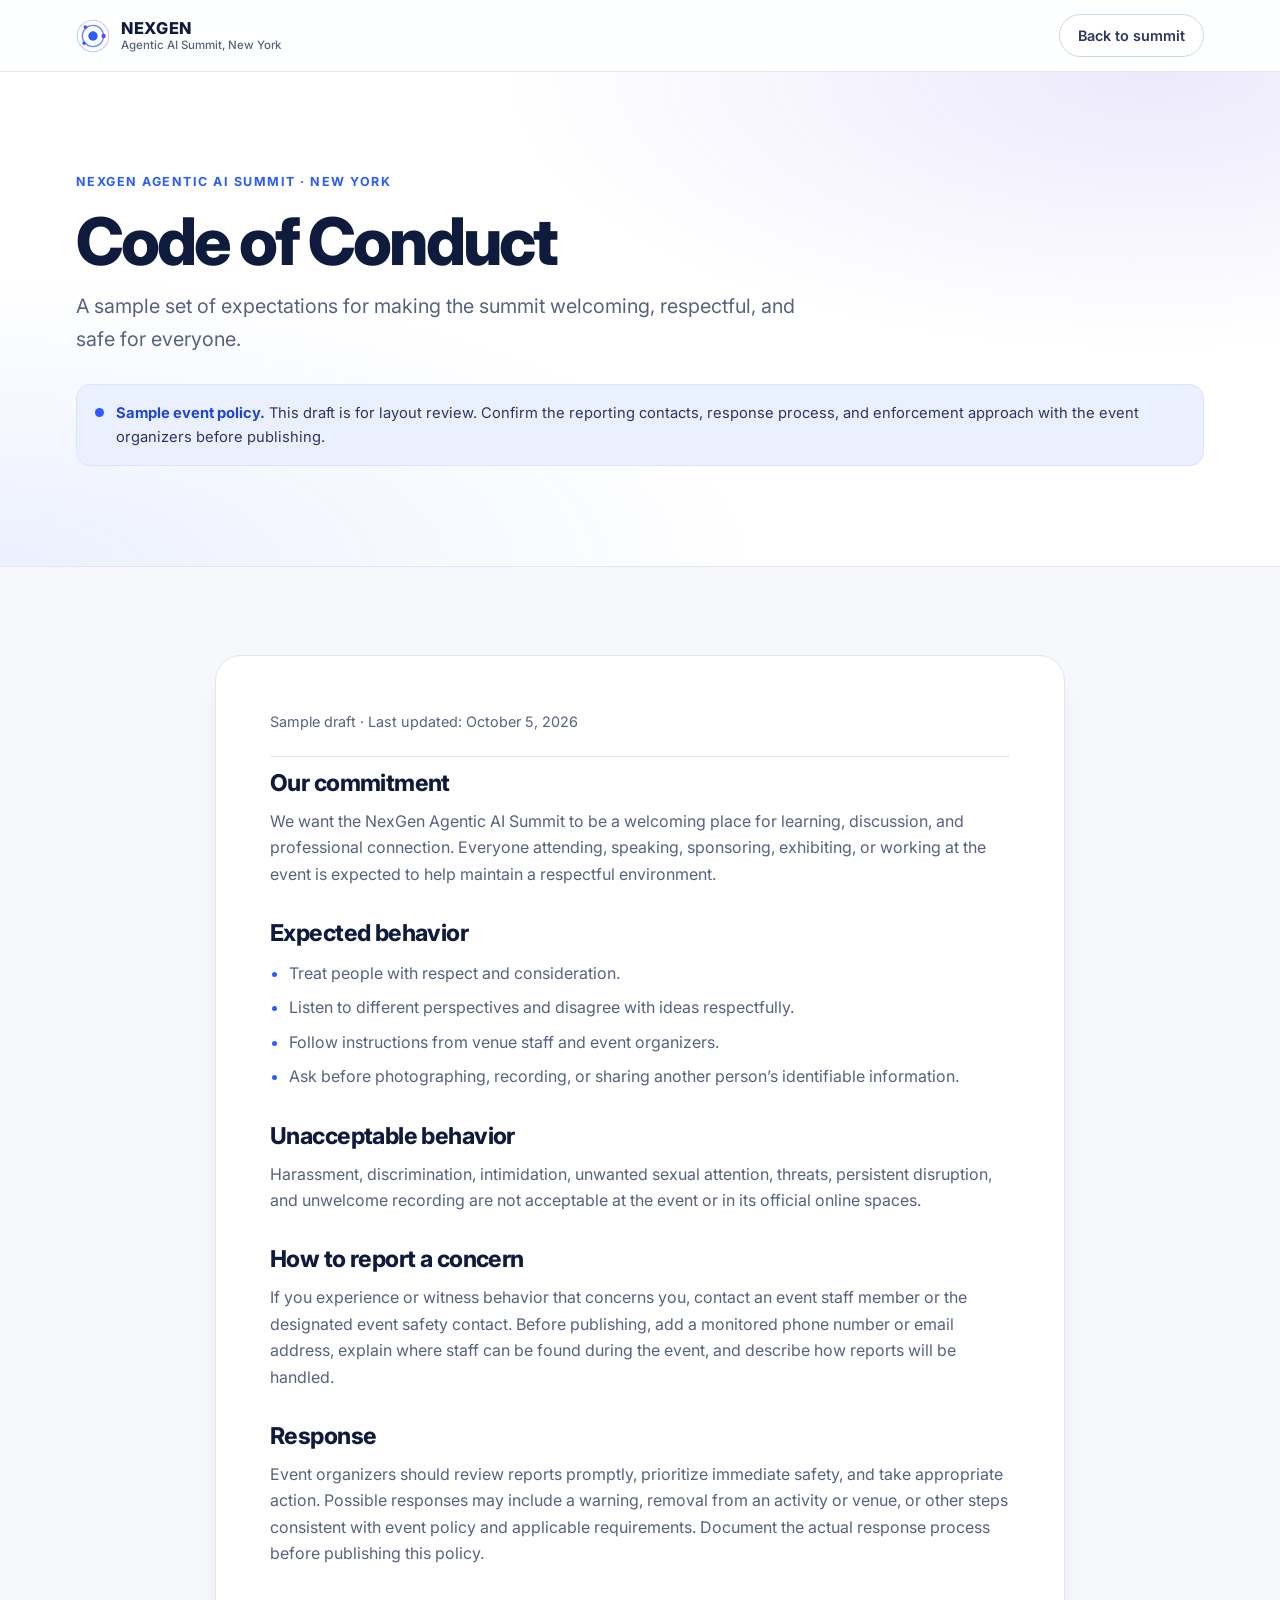
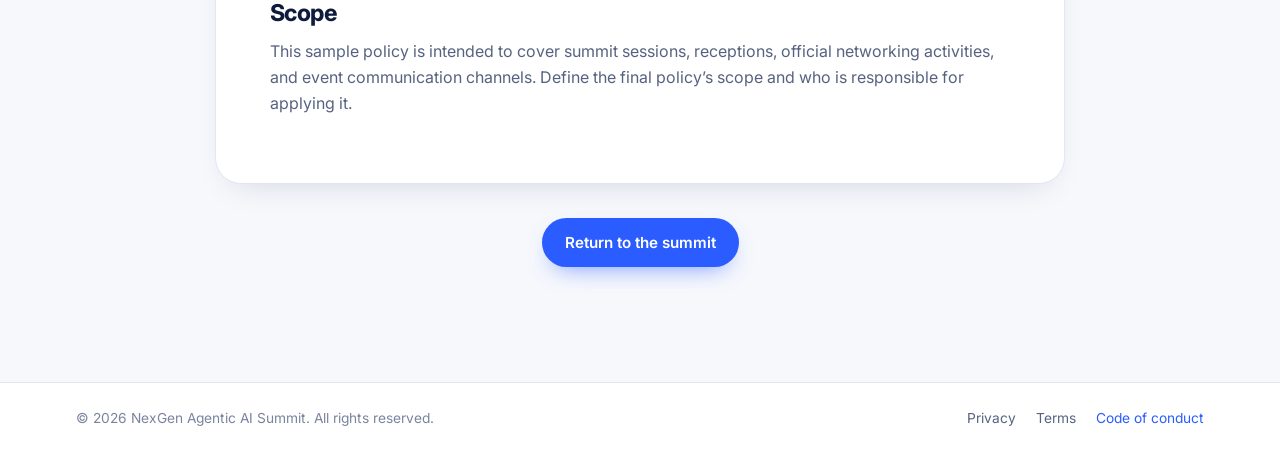
<file: code-of-conduct.html>
<!doctype html>
<html lang="en">
<head>
    <meta charset="utf-8">
    <meta name="viewport" content="width=device-width, initial-scale=1">
    <meta name="theme-color" content="#F6F8FC">
    <meta name="description" content="Sample code of conduct for the NexGen Agentic AI Summit, New York.">
    <title>Code of Conduct | NexGen Agentic AI Summit</title>
    <link rel="preconnect" href="https://fonts.googleapis.com">
    <link rel="preconnect" href="https://fonts.gstatic.com" crossorigin>
    <link href="https://fonts.googleapis.com/css2?family=Inter:wght@300;400;500;600;700;800&display=swap" rel="stylesheet">
    <link rel="stylesheet" href="legal.css">
</head>
<body>
    <a class="skip" href="#main">Skip to content</a>
    <header class="site-header"><div class="container header-inner">
        <a class="brand" href="index.html" aria-label="NexGen Agentic AI Summit home">
            <svg class="brand-mark" viewBox="0 0 40 40" aria-hidden="true"><circle cx="20" cy="20" r="18.5" fill="none" stroke="#6A4BEA" stroke-width="1.2" opacity=".35"/><circle cx="20" cy="20" r="12.5" fill="none" stroke="#2A5CFF" stroke-width="1.6" opacity=".7"/><circle cx="20" cy="20" r="5.5" fill="#2A5CFF"/><circle cx="32.5" cy="20" r="2.6" fill="#6A4BEA"/><circle cx="11" cy="9.5" r="2.2" fill="#4E56F0"/><circle cx="9.5" cy="28.5" r="2" fill="#2A5CFF"/></svg>
            <span><span class="brand-name">NEXGEN</span><span class="brand-sub">Agentic AI Summit, New York</span></span>
        </a>
        <a class="home-link" href="index.html">Back to summit</a>
    </div></header>
    <main id="main">
        <section class="hero"><div class="container">
            <p class="eyebrow">NexGen Agentic AI Summit · New York</p>
            <h1>Code of Conduct</h1>
            <p class="hero-copy">A sample set of expectations for making the summit welcoming, respectful, and safe for everyone.</p>
            <div class="draft-note"><span class="draft-dot" aria-hidden="true"></span><span><strong>Sample event policy.</strong> This draft is for layout review. Confirm the reporting contacts, response process, and enforcement approach with the event organizers before publishing.</span></div>
        </div></section>
        <section class="content"><div class="container">
            <article class="policy" aria-label="Sample event code of conduct">
                <p class="updated">Sample draft · Last updated: October 5, 2026</p>
                <section><h2>Our commitment</h2><p>We want the NexGen Agentic AI Summit to be a welcoming place for learning, discussion, and professional connection. Everyone attending, speaking, sponsoring, exhibiting, or working at the event is expected to help maintain a respectful environment.</p></section>
                <section><h2>Expected behavior</h2><ul><li>Treat people with respect and consideration.</li><li>Listen to different perspectives and disagree with ideas respectfully.</li><li>Follow instructions from venue staff and event organizers.</li><li>Ask before photographing, recording, or sharing another person’s identifiable information.</li></ul></section>
                <section><h2>Unacceptable behavior</h2><p>Harassment, discrimination, intimidation, unwanted sexual attention, threats, persistent disruption, and unwelcome recording are not acceptable at the event or in its official online spaces.</p></section>
                <section><h2>How to report a concern</h2><p>If you experience or witness behavior that concerns you, contact an event staff member or the designated event safety contact. Before publishing, add a monitored phone number or email address, explain where staff can be found during the event, and describe how reports will be handled.</p></section>
                <section><h2>Response</h2><p>Event organizers should review reports promptly, prioritize immediate safety, and take appropriate action. Possible responses may include a warning, removal from an activity or venue, or other steps consistent with event policy and applicable requirements. Document the actual response process before publishing this policy.</p></section>
                <section><h2>Scope</h2><p>This sample policy is intended to cover summit sessions, receptions, official networking activities, and event communication channels. Define the final policy’s scope and who is responsible for applying it.</p></section>
            </article>
            <div class="page-actions"><a class="primary-link" href="index.html">Return to the summit</a></div>
        </div></section>
    </main>
    <footer class="site-footer"><div class="container footer-inner"><p>© 2026 NexGen Agentic AI Summit. All rights reserved.</p><nav class="legal-nav" aria-label="Legal"><a href="privacy.html">Privacy</a><a href="terms.html">Terms</a><a href="code-of-conduct.html" aria-current="page">Code of conduct</a></nav></div></footer>
</body>
</html>
</file>
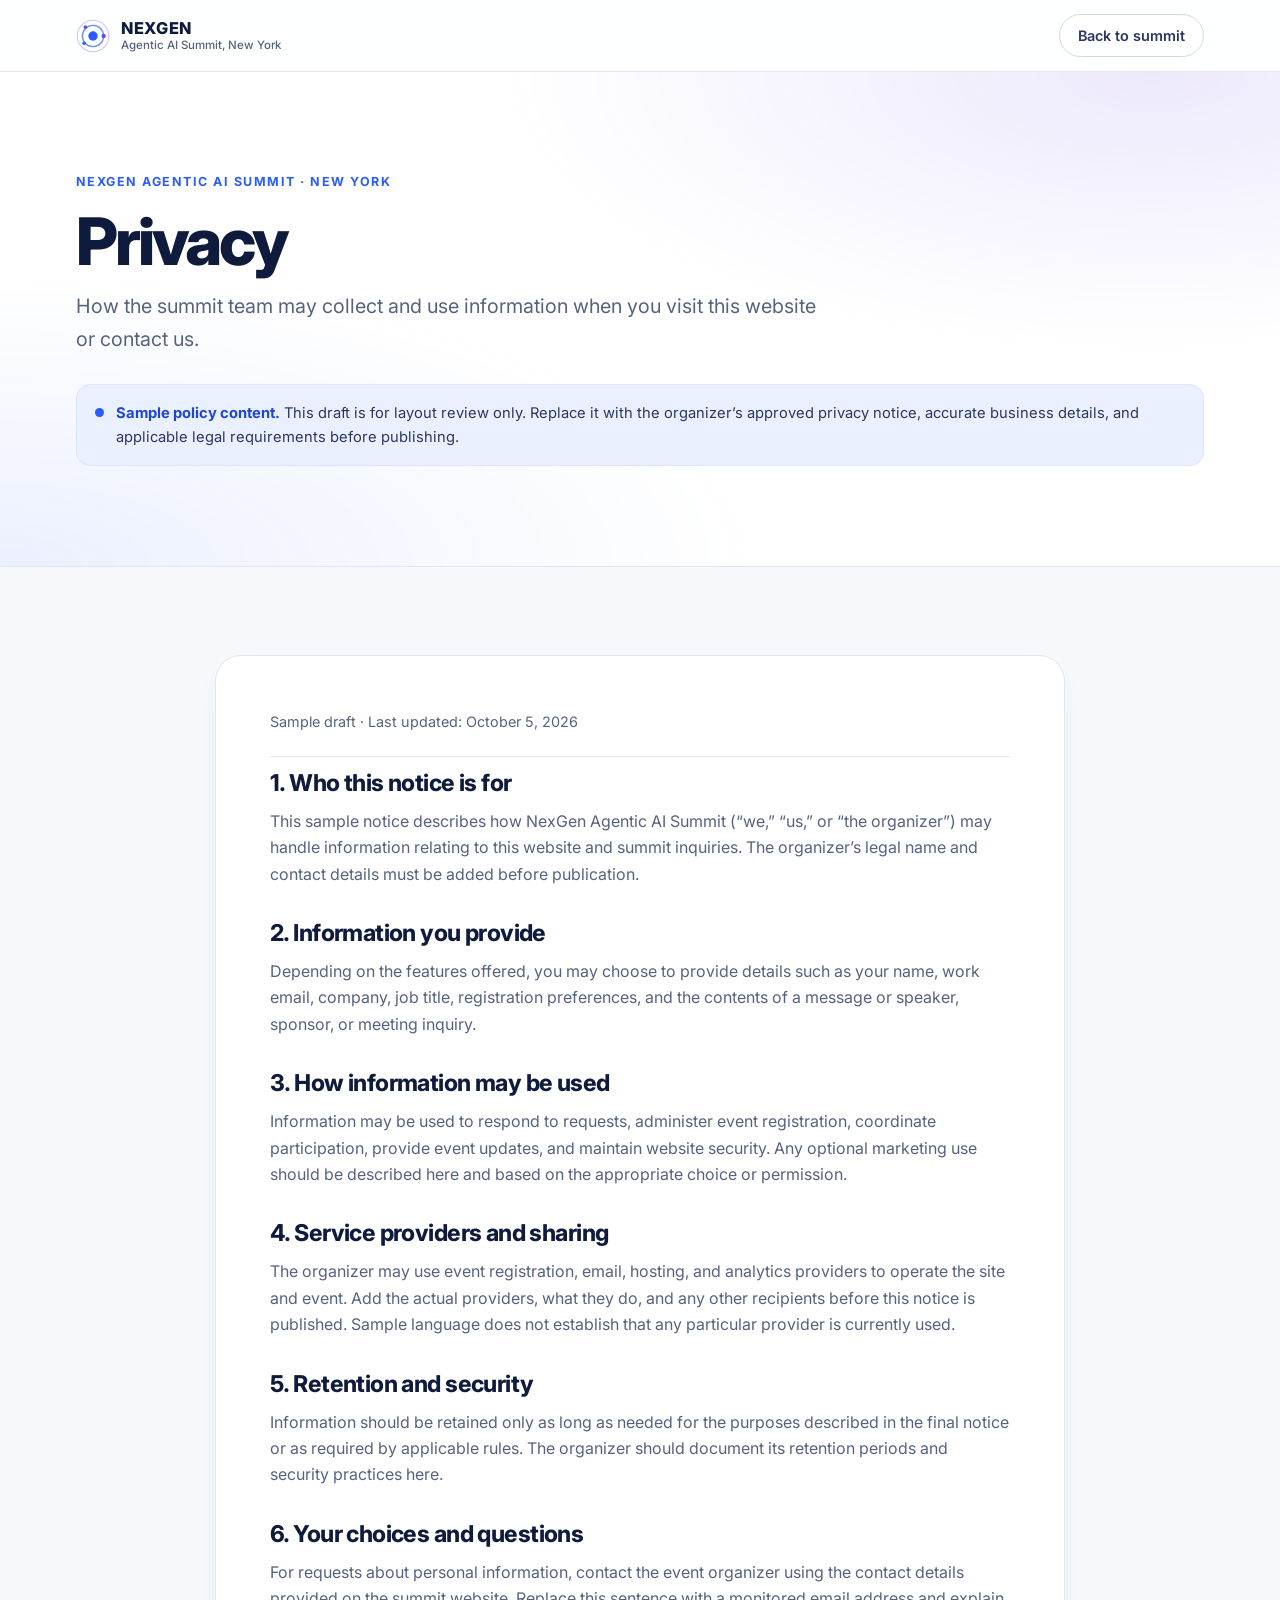
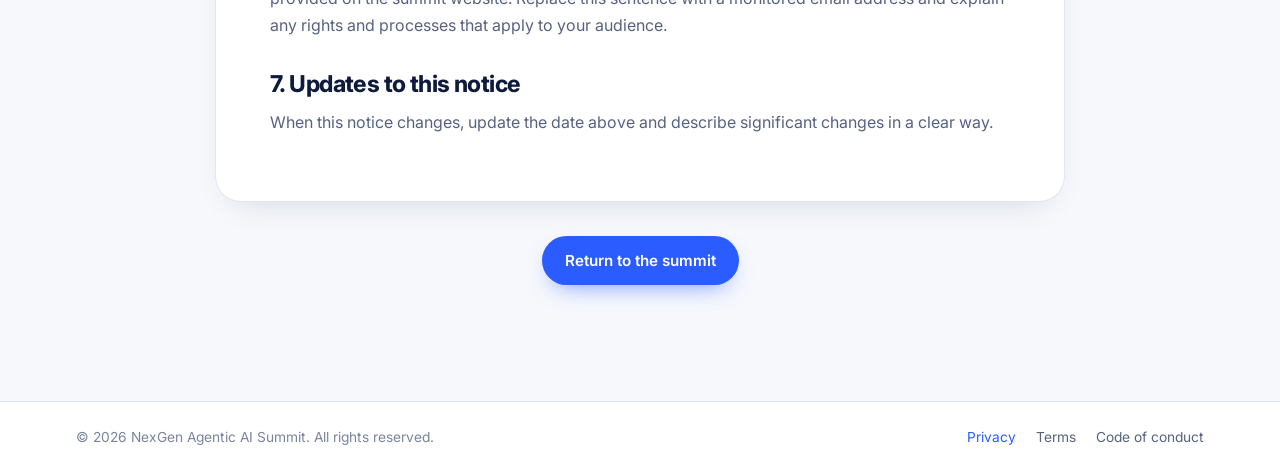
<file: privacy.html>
<!doctype html>
<html lang="en">
<head>
    <meta charset="utf-8">
    <meta name="viewport" content="width=device-width, initial-scale=1">
    <meta name="theme-color" content="#F6F8FC">
    <meta name="description" content="Privacy information for the NexGen Agentic AI Summit, New York.">
    <title>Privacy | NexGen Agentic AI Summit</title>
    <link rel="preconnect" href="https://fonts.googleapis.com">
    <link rel="preconnect" href="https://fonts.gstatic.com" crossorigin>
    <link href="https://fonts.googleapis.com/css2?family=Inter:wght@300;400;500;600;700;800&display=swap" rel="stylesheet">
    <link rel="stylesheet" href="legal.css">
</head>
<body>
    <a class="skip" href="#main">Skip to content</a>
    <header class="site-header"><div class="container header-inner">
        <a class="brand" href="index.html" aria-label="NexGen Agentic AI Summit home">
            <svg class="brand-mark" viewBox="0 0 40 40" aria-hidden="true"><circle cx="20" cy="20" r="18.5" fill="none" stroke="#6A4BEA" stroke-width="1.2" opacity=".35"/><circle cx="20" cy="20" r="12.5" fill="none" stroke="#2A5CFF" stroke-width="1.6" opacity=".7"/><circle cx="20" cy="20" r="5.5" fill="#2A5CFF"/><circle cx="32.5" cy="20" r="2.6" fill="#6A4BEA"/><circle cx="11" cy="9.5" r="2.2" fill="#4E56F0"/><circle cx="9.5" cy="28.5" r="2" fill="#2A5CFF"/></svg>
            <span><span class="brand-name">NEXGEN</span><span class="brand-sub">Agentic AI Summit, New York</span></span>
        </a>
        <a class="home-link" href="index.html">Back to summit</a>
    </div></header>
    <main id="main">
        <section class="hero"><div class="container">
            <p class="eyebrow">NexGen Agentic AI Summit · New York</p>
            <h1>Privacy</h1>
            <p class="hero-copy">How the summit team may collect and use information when you visit this website or contact us.</p>
            <div class="draft-note"><span class="draft-dot" aria-hidden="true"></span><span><strong>Sample policy content.</strong> This draft is for layout review only. Replace it with the organizer’s approved privacy notice, accurate business details, and applicable legal requirements before publishing.</span></div>
        </div></section>
        <section class="content"><div class="container">
            <article class="policy" aria-label="Sample privacy policy">
                <p class="updated">Sample draft · Last updated: October 5, 2026</p>
                <section><h2>1. Who this notice is for</h2><p>This sample notice describes how NexGen Agentic AI Summit (“we,” “us,” or “the organizer”) may handle information relating to this website and summit inquiries. The organizer’s legal name and contact details must be added before publication.</p></section>
                <section><h2>2. Information you provide</h2><p>Depending on the features offered, you may choose to provide details such as your name, work email, company, job title, registration preferences, and the contents of a message or speaker, sponsor, or meeting inquiry.</p></section>
                <section><h2>3. How information may be used</h2><p>Information may be used to respond to requests, administer event registration, coordinate participation, provide event updates, and maintain website security. Any optional marketing use should be described here and based on the appropriate choice or permission.</p></section>
                <section><h2>4. Service providers and sharing</h2><p>The organizer may use event registration, email, hosting, and analytics providers to operate the site and event. Add the actual providers, what they do, and any other recipients before this notice is published. Sample language does not establish that any particular provider is currently used.</p></section>
                <section><h2>5. Retention and security</h2><p>Information should be retained only as long as needed for the purposes described in the final notice or as required by applicable rules. The organizer should document its retention periods and security practices here.</p></section>
                <section><h2>6. Your choices and questions</h2><p>For requests about personal information, contact the event organizer using the contact details provided on the summit website. Replace this sentence with a monitored email address and explain any rights and processes that apply to your audience.</p></section>
                <section><h2>7. Updates to this notice</h2><p>When this notice changes, update the date above and describe significant changes in a clear way.</p></section>
            </article>
            <div class="page-actions"><a class="primary-link" href="index.html">Return to the summit</a></div>
        </div></section>
    </main>
    <footer class="site-footer"><div class="container footer-inner"><p>© 2026 NexGen Agentic AI Summit. All rights reserved.</p><nav class="legal-nav" aria-label="Legal"><a href="privacy.html" aria-current="page">Privacy</a><a href="terms.html">Terms</a><a href="code-of-conduct.html">Code of conduct</a></nav></div></footer>
</body>
</html>
</file>
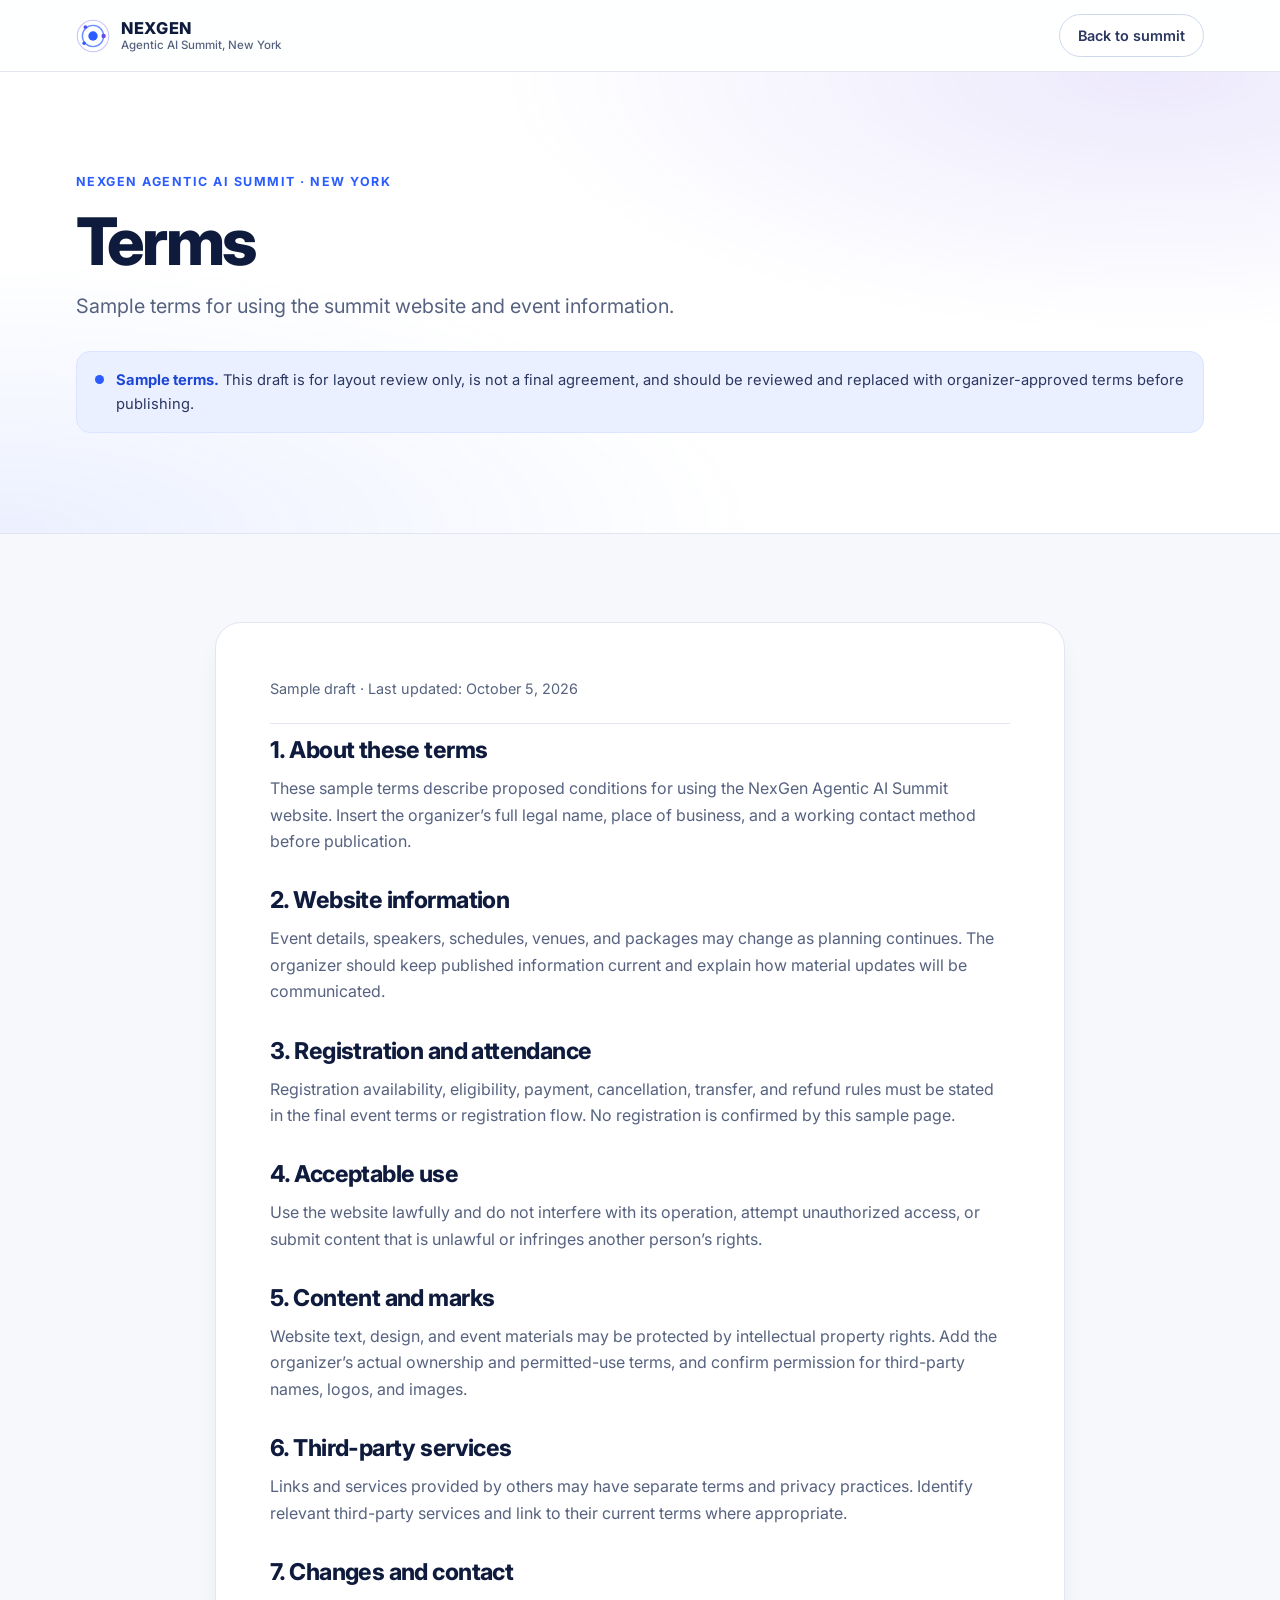
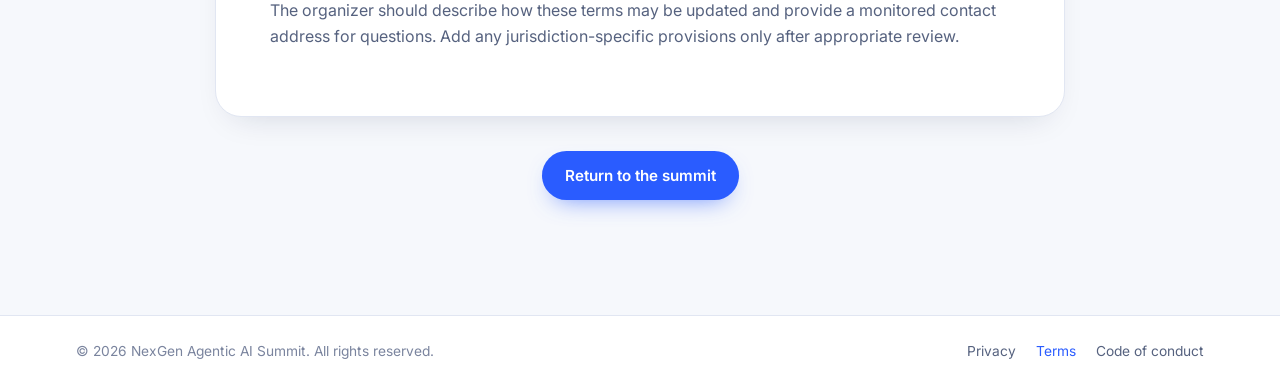
<file: terms.html>
<!doctype html>
<html lang="en">
<head>
    <meta charset="utf-8">
    <meta name="viewport" content="width=device-width, initial-scale=1">
    <meta name="theme-color" content="#F6F8FC">
    <meta name="description" content="Sample website terms for the NexGen Agentic AI Summit, New York.">
    <title>Terms | NexGen Agentic AI Summit</title>
    <link rel="preconnect" href="https://fonts.googleapis.com">
    <link rel="preconnect" href="https://fonts.gstatic.com" crossorigin>
    <link href="https://fonts.googleapis.com/css2?family=Inter:wght@300;400;500;600;700;800&display=swap" rel="stylesheet">
    <link rel="stylesheet" href="legal.css">
</head>
<body>
    <a class="skip" href="#main">Skip to content</a>
    <header class="site-header"><div class="container header-inner">
        <a class="brand" href="index.html" aria-label="NexGen Agentic AI Summit home">
            <svg class="brand-mark" viewBox="0 0 40 40" aria-hidden="true"><circle cx="20" cy="20" r="18.5" fill="none" stroke="#6A4BEA" stroke-width="1.2" opacity=".35"/><circle cx="20" cy="20" r="12.5" fill="none" stroke="#2A5CFF" stroke-width="1.6" opacity=".7"/><circle cx="20" cy="20" r="5.5" fill="#2A5CFF"/><circle cx="32.5" cy="20" r="2.6" fill="#6A4BEA"/><circle cx="11" cy="9.5" r="2.2" fill="#4E56F0"/><circle cx="9.5" cy="28.5" r="2" fill="#2A5CFF"/></svg>
            <span><span class="brand-name">NEXGEN</span><span class="brand-sub">Agentic AI Summit, New York</span></span>
        </a>
        <a class="home-link" href="index.html">Back to summit</a>
    </div></header>
    <main id="main">
        <section class="hero"><div class="container">
            <p class="eyebrow">NexGen Agentic AI Summit · New York</p>
            <h1>Terms</h1>
            <p class="hero-copy">Sample terms for using the summit website and event information.</p>
            <div class="draft-note"><span class="draft-dot" aria-hidden="true"></span><span><strong>Sample terms.</strong> This draft is for layout review only, is not a final agreement, and should be reviewed and replaced with organizer-approved terms before publishing.</span></div>
        </div></section>
        <section class="content"><div class="container">
            <article class="policy" aria-label="Sample website terms">
                <p class="updated">Sample draft · Last updated: October 5, 2026</p>
                <section><h2>1. About these terms</h2><p>These sample terms describe proposed conditions for using the NexGen Agentic AI Summit website. Insert the organizer’s full legal name, place of business, and a working contact method before publication.</p></section>
                <section><h2>2. Website information</h2><p>Event details, speakers, schedules, venues, and packages may change as planning continues. The organizer should keep published information current and explain how material updates will be communicated.</p></section>
                <section><h2>3. Registration and attendance</h2><p>Registration availability, eligibility, payment, cancellation, transfer, and refund rules must be stated in the final event terms or registration flow. No registration is confirmed by this sample page.</p></section>
                <section><h2>4. Acceptable use</h2><p>Use the website lawfully and do not interfere with its operation, attempt unauthorized access, or submit content that is unlawful or infringes another person’s rights.</p></section>
                <section><h2>5. Content and marks</h2><p>Website text, design, and event materials may be protected by intellectual property rights. Add the organizer’s actual ownership and permitted-use terms, and confirm permission for third-party names, logos, and images.</p></section>
                <section><h2>6. Third-party services</h2><p>Links and services provided by others may have separate terms and privacy practices. Identify relevant third-party services and link to their current terms where appropriate.</p></section>
                <section><h2>7. Changes and contact</h2><p>The organizer should describe how these terms may be updated and provide a monitored contact address for questions. Add any jurisdiction-specific provisions only after appropriate review.</p></section>
            </article>
            <div class="page-actions"><a class="primary-link" href="index.html">Return to the summit</a></div>
        </div></section>
    </main>
    <footer class="site-footer"><div class="container footer-inner"><p>© 2026 NexGen Agentic AI Summit. All rights reserved.</p><nav class="legal-nav" aria-label="Legal"><a href="privacy.html">Privacy</a><a href="terms.html" aria-current="page">Terms</a><a href="code-of-conduct.html">Code of conduct</a></nav></div></footer>
</body>
</html>
</file>
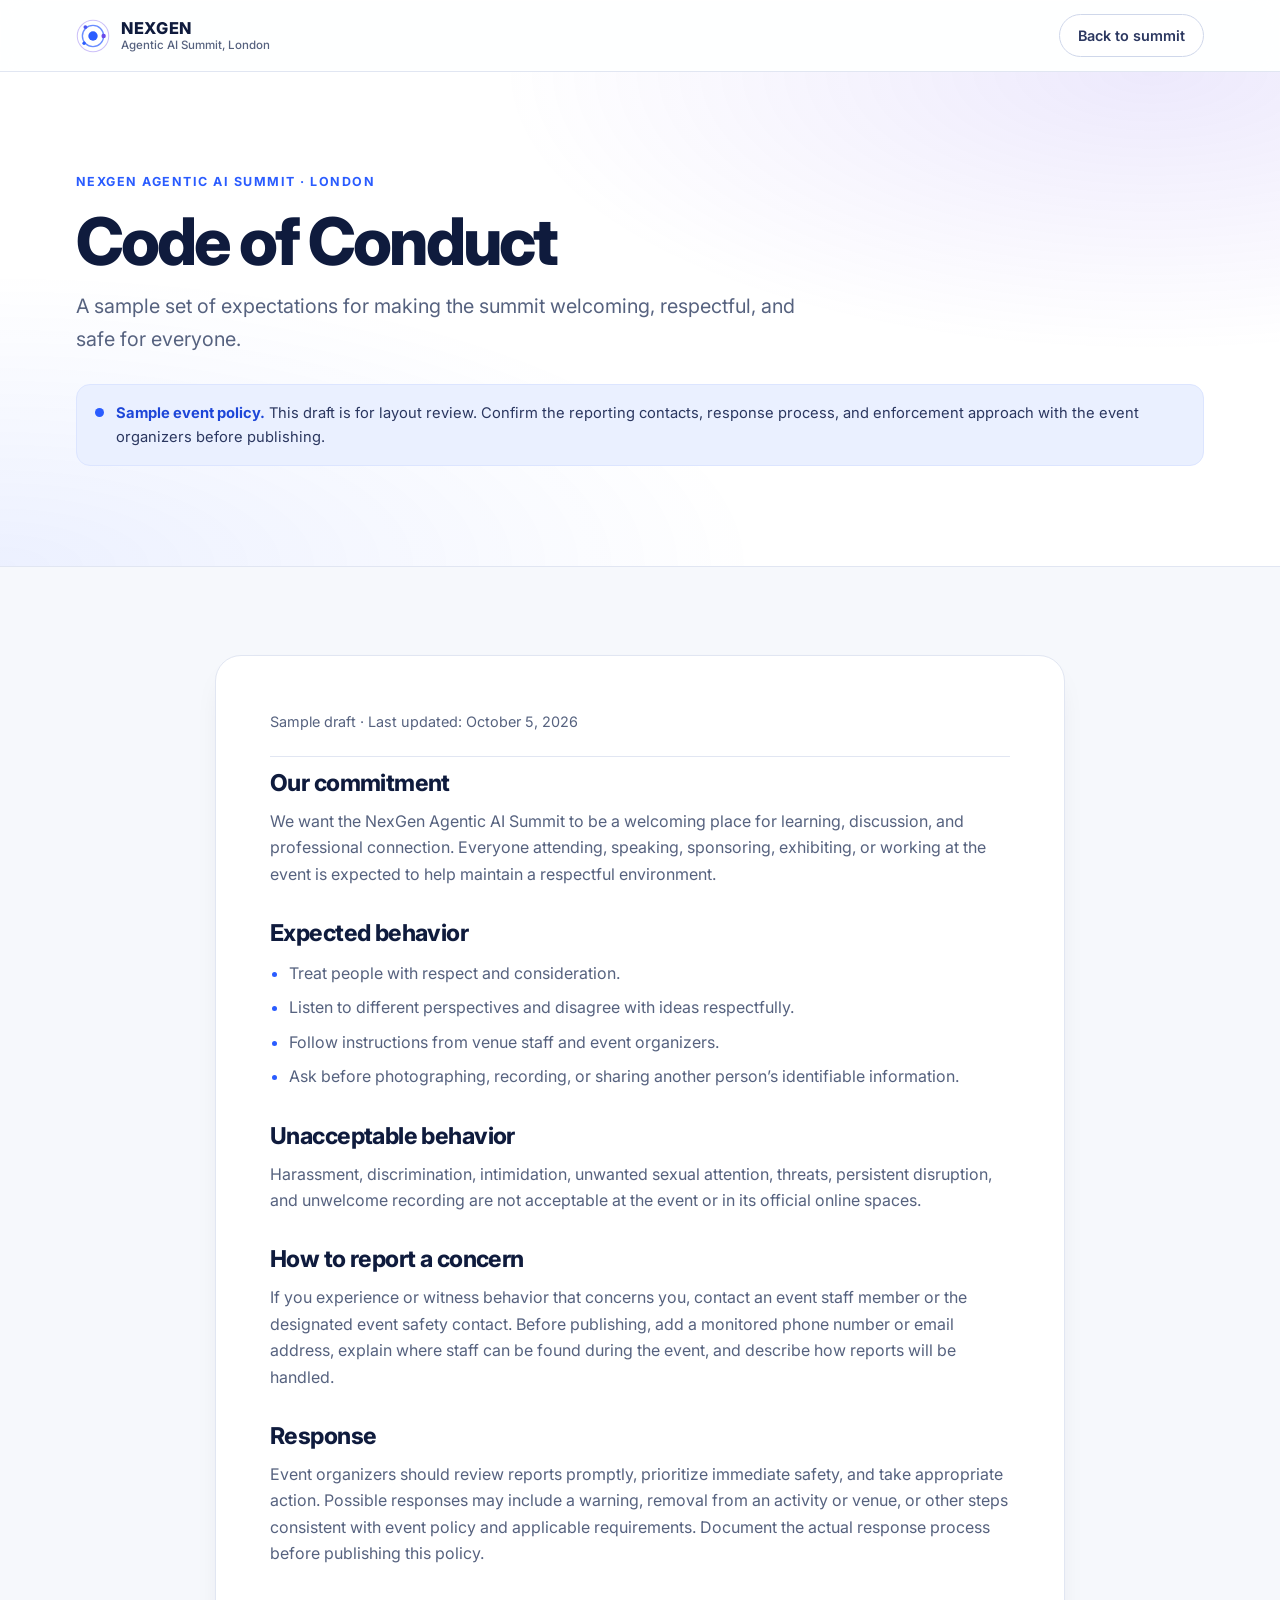
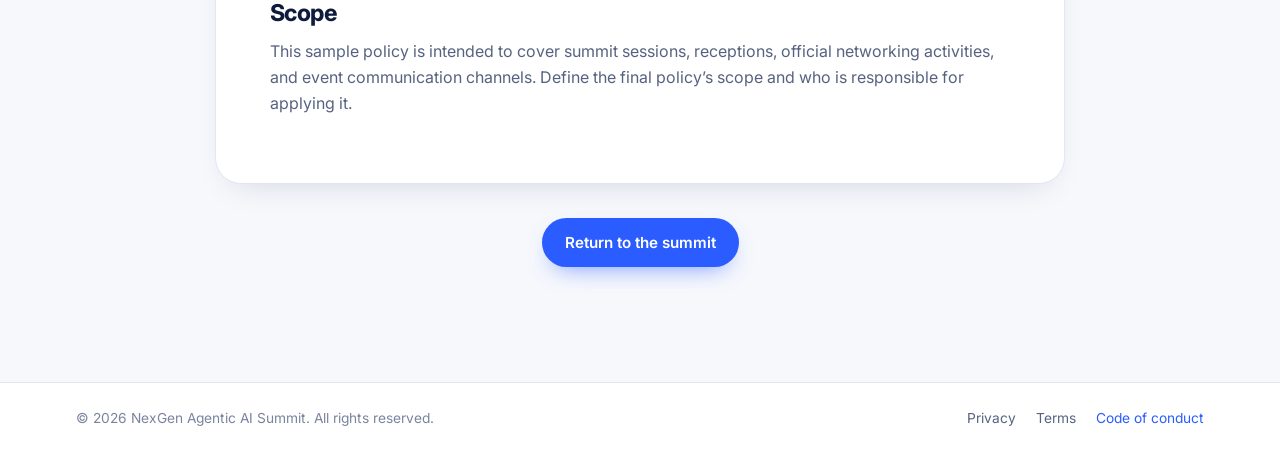
<file: .ukedition-build/code-of-conduct.html>
<!doctype html>
<html lang="en">
<head>
    <meta charset="utf-8">
    <meta name="viewport" content="width=device-width, initial-scale=1">
    <meta name="theme-color" content="#F6F8FC">
    <meta name="description" content="Sample code of conduct for the NexGen Agentic AI Summit, London.">
    <title>Code of Conduct | NexGen Agentic AI Summit</title>
    <link rel="preconnect" href="https://fonts.googleapis.com">
    <link rel="preconnect" href="https://fonts.gstatic.com" crossorigin>
    <link href="https://fonts.googleapis.com/css2?family=Inter:wght@300;400;500;600;700;800&display=swap" rel="stylesheet">
    <link rel="stylesheet" href="legal.css">
</head>
<body>
    <a class="skip" href="#main">Skip to content</a>
    <header class="site-header"><div class="container header-inner">
        <a class="brand" href="index.html" aria-label="NexGen Agentic AI Summit home">
            <svg class="brand-mark" viewBox="0 0 40 40" aria-hidden="true"><circle cx="20" cy="20" r="18.5" fill="none" stroke="#6A4BEA" stroke-width="1.2" opacity=".35"/><circle cx="20" cy="20" r="12.5" fill="none" stroke="#2A5CFF" stroke-width="1.6" opacity=".7"/><circle cx="20" cy="20" r="5.5" fill="#2A5CFF"/><circle cx="32.5" cy="20" r="2.6" fill="#6A4BEA"/><circle cx="11" cy="9.5" r="2.2" fill="#4E56F0"/><circle cx="9.5" cy="28.5" r="2" fill="#2A5CFF"/></svg>
            <span><span class="brand-name">NEXGEN</span><span class="brand-sub">Agentic AI Summit, London</span></span>
        </a>
        <a class="home-link" href="index.html">Back to summit</a>
    </div></header>
    <main id="main">
        <section class="hero"><div class="container">
            <p class="eyebrow">NexGen Agentic AI Summit · London</p>
            <h1>Code of Conduct</h1>
            <p class="hero-copy">A sample set of expectations for making the summit welcoming, respectful, and safe for everyone.</p>
            <div class="draft-note"><span class="draft-dot" aria-hidden="true"></span><span><strong>Sample event policy.</strong> This draft is for layout review. Confirm the reporting contacts, response process, and enforcement approach with the event organizers before publishing.</span></div>
        </div></section>
        <section class="content"><div class="container">
            <article class="policy" aria-label="Sample event code of conduct">
                <p class="updated">Sample draft · Last updated: October 5, 2026</p>
                <section><h2>Our commitment</h2><p>We want the NexGen Agentic AI Summit to be a welcoming place for learning, discussion, and professional connection. Everyone attending, speaking, sponsoring, exhibiting, or working at the event is expected to help maintain a respectful environment.</p></section>
                <section><h2>Expected behavior</h2><ul><li>Treat people with respect and consideration.</li><li>Listen to different perspectives and disagree with ideas respectfully.</li><li>Follow instructions from venue staff and event organizers.</li><li>Ask before photographing, recording, or sharing another person’s identifiable information.</li></ul></section>
                <section><h2>Unacceptable behavior</h2><p>Harassment, discrimination, intimidation, unwanted sexual attention, threats, persistent disruption, and unwelcome recording are not acceptable at the event or in its official online spaces.</p></section>
                <section><h2>How to report a concern</h2><p>If you experience or witness behavior that concerns you, contact an event staff member or the designated event safety contact. Before publishing, add a monitored phone number or email address, explain where staff can be found during the event, and describe how reports will be handled.</p></section>
                <section><h2>Response</h2><p>Event organizers should review reports promptly, prioritize immediate safety, and take appropriate action. Possible responses may include a warning, removal from an activity or venue, or other steps consistent with event policy and applicable requirements. Document the actual response process before publishing this policy.</p></section>
                <section><h2>Scope</h2><p>This sample policy is intended to cover summit sessions, receptions, official networking activities, and event communication channels. Define the final policy’s scope and who is responsible for applying it.</p></section>
            </article>
            <div class="page-actions"><a class="primary-link" href="index.html">Return to the summit</a></div>
        </div></section>
    </main>
    <footer class="site-footer"><div class="container footer-inner"><p>© 2026 NexGen Agentic AI Summit. All rights reserved.</p><nav class="legal-nav" aria-label="Legal"><a href="privacy.html">Privacy</a><a href="terms.html">Terms</a><a href="code-of-conduct.html" aria-current="page">Code of conduct</a></nav></div></footer>
</body>
</html>
</file>
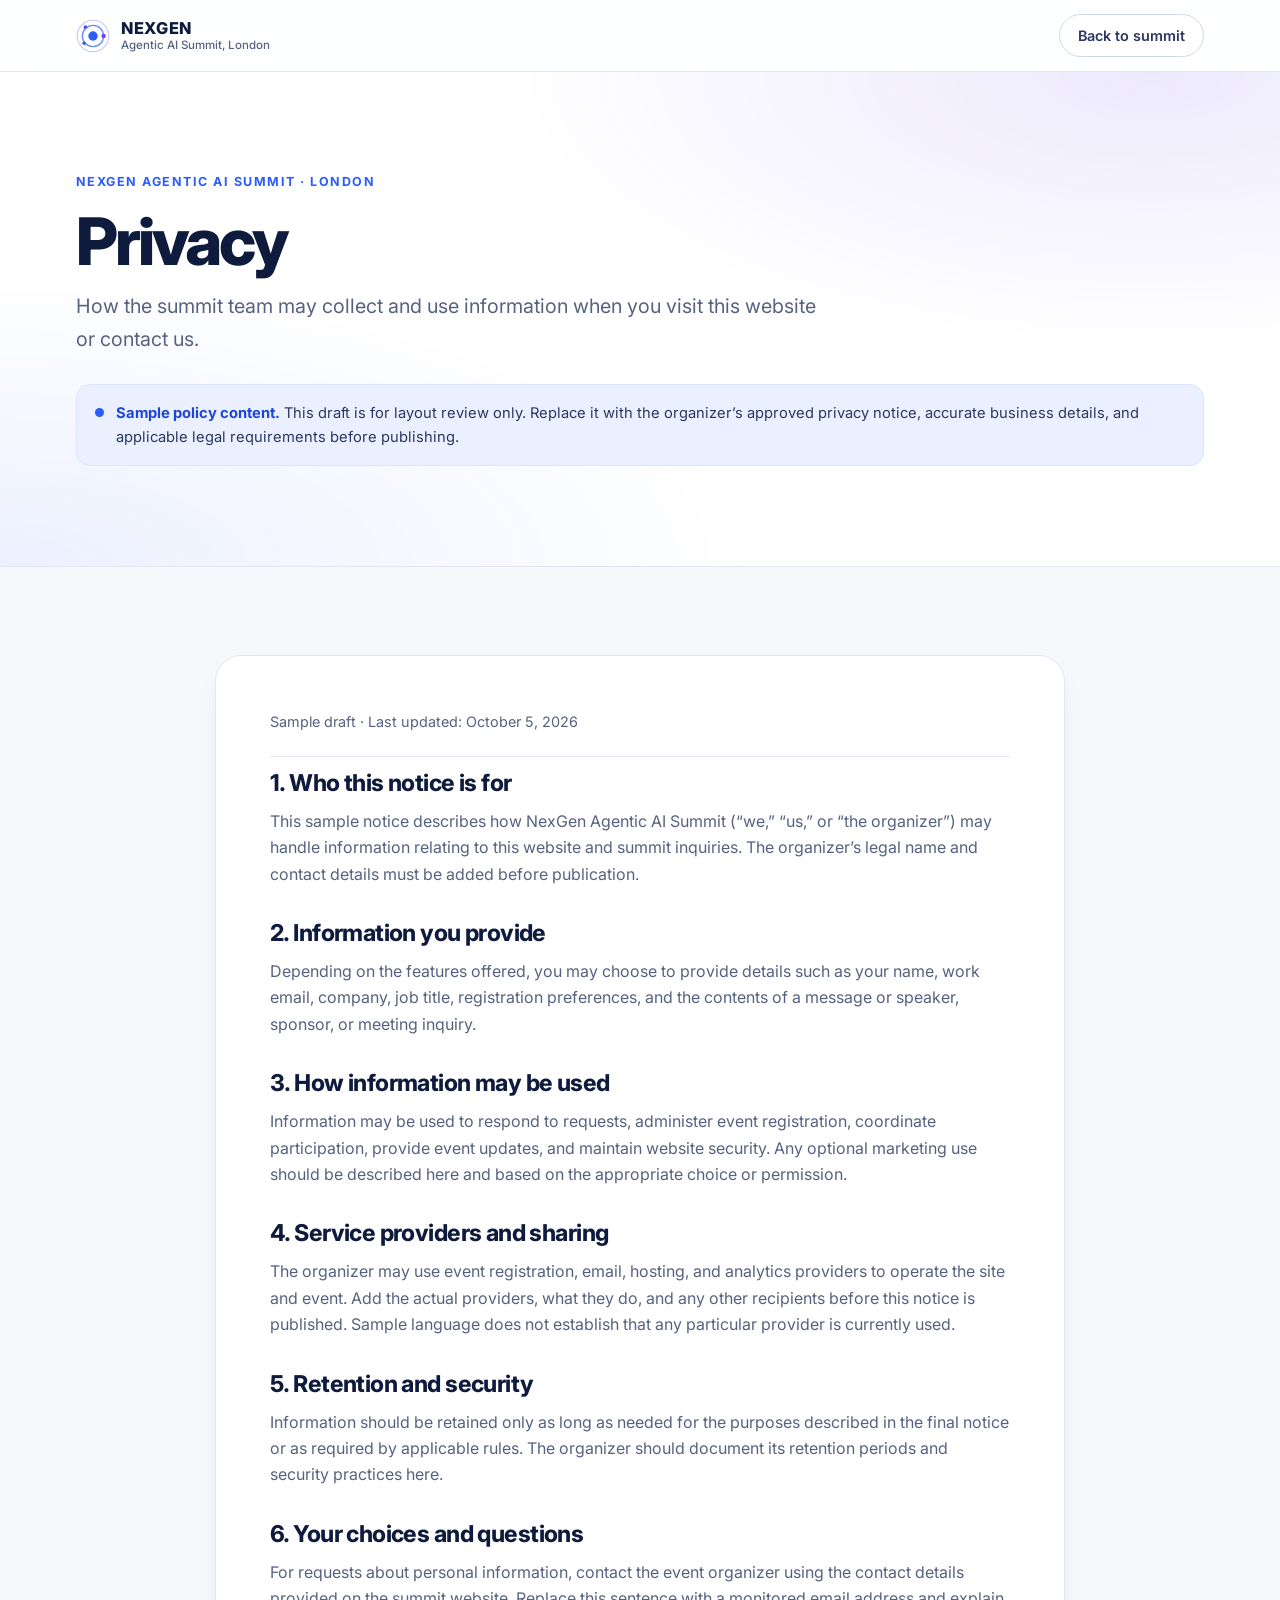
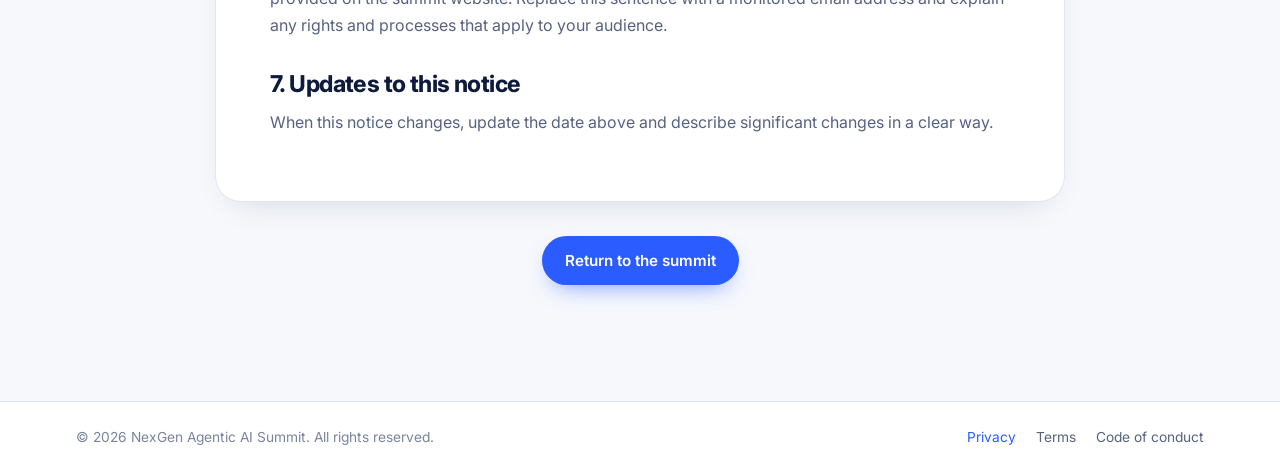
<file: .ukedition-build/privacy.html>
<!doctype html>
<html lang="en">
<head>
    <meta charset="utf-8">
    <meta name="viewport" content="width=device-width, initial-scale=1">
    <meta name="theme-color" content="#F6F8FC">
    <meta name="description" content="Privacy information for the NexGen Agentic AI Summit, London.">
    <title>Privacy | NexGen Agentic AI Summit</title>
    <link rel="preconnect" href="https://fonts.googleapis.com">
    <link rel="preconnect" href="https://fonts.gstatic.com" crossorigin>
    <link href="https://fonts.googleapis.com/css2?family=Inter:wght@300;400;500;600;700;800&display=swap" rel="stylesheet">
    <link rel="stylesheet" href="legal.css">
</head>
<body>
    <a class="skip" href="#main">Skip to content</a>
    <header class="site-header"><div class="container header-inner">
        <a class="brand" href="index.html" aria-label="NexGen Agentic AI Summit home">
            <svg class="brand-mark" viewBox="0 0 40 40" aria-hidden="true"><circle cx="20" cy="20" r="18.5" fill="none" stroke="#6A4BEA" stroke-width="1.2" opacity=".35"/><circle cx="20" cy="20" r="12.5" fill="none" stroke="#2A5CFF" stroke-width="1.6" opacity=".7"/><circle cx="20" cy="20" r="5.5" fill="#2A5CFF"/><circle cx="32.5" cy="20" r="2.6" fill="#6A4BEA"/><circle cx="11" cy="9.5" r="2.2" fill="#4E56F0"/><circle cx="9.5" cy="28.5" r="2" fill="#2A5CFF"/></svg>
            <span><span class="brand-name">NEXGEN</span><span class="brand-sub">Agentic AI Summit, London</span></span>
        </a>
        <a class="home-link" href="index.html">Back to summit</a>
    </div></header>
    <main id="main">
        <section class="hero"><div class="container">
            <p class="eyebrow">NexGen Agentic AI Summit · London</p>
            <h1>Privacy</h1>
            <p class="hero-copy">How the summit team may collect and use information when you visit this website or contact us.</p>
            <div class="draft-note"><span class="draft-dot" aria-hidden="true"></span><span><strong>Sample policy content.</strong> This draft is for layout review only. Replace it with the organizer’s approved privacy notice, accurate business details, and applicable legal requirements before publishing.</span></div>
        </div></section>
        <section class="content"><div class="container">
            <article class="policy" aria-label="Sample privacy policy">
                <p class="updated">Sample draft · Last updated: October 5, 2026</p>
                <section><h2>1. Who this notice is for</h2><p>This sample notice describes how NexGen Agentic AI Summit (“we,” “us,” or “the organizer”) may handle information relating to this website and summit inquiries. The organizer’s legal name and contact details must be added before publication.</p></section>
                <section><h2>2. Information you provide</h2><p>Depending on the features offered, you may choose to provide details such as your name, work email, company, job title, registration preferences, and the contents of a message or speaker, sponsor, or meeting inquiry.</p></section>
                <section><h2>3. How information may be used</h2><p>Information may be used to respond to requests, administer event registration, coordinate participation, provide event updates, and maintain website security. Any optional marketing use should be described here and based on the appropriate choice or permission.</p></section>
                <section><h2>4. Service providers and sharing</h2><p>The organizer may use event registration, email, hosting, and analytics providers to operate the site and event. Add the actual providers, what they do, and any other recipients before this notice is published. Sample language does not establish that any particular provider is currently used.</p></section>
                <section><h2>5. Retention and security</h2><p>Information should be retained only as long as needed for the purposes described in the final notice or as required by applicable rules. The organizer should document its retention periods and security practices here.</p></section>
                <section><h2>6. Your choices and questions</h2><p>For requests about personal information, contact the event organizer using the contact details provided on the summit website. Replace this sentence with a monitored email address and explain any rights and processes that apply to your audience.</p></section>
                <section><h2>7. Updates to this notice</h2><p>When this notice changes, update the date above and describe significant changes in a clear way.</p></section>
            </article>
            <div class="page-actions"><a class="primary-link" href="index.html">Return to the summit</a></div>
        </div></section>
    </main>
    <footer class="site-footer"><div class="container footer-inner"><p>© 2026 NexGen Agentic AI Summit. All rights reserved.</p><nav class="legal-nav" aria-label="Legal"><a href="privacy.html" aria-current="page">Privacy</a><a href="terms.html">Terms</a><a href="code-of-conduct.html">Code of conduct</a></nav></div></footer>
</body>
</html>
</file>
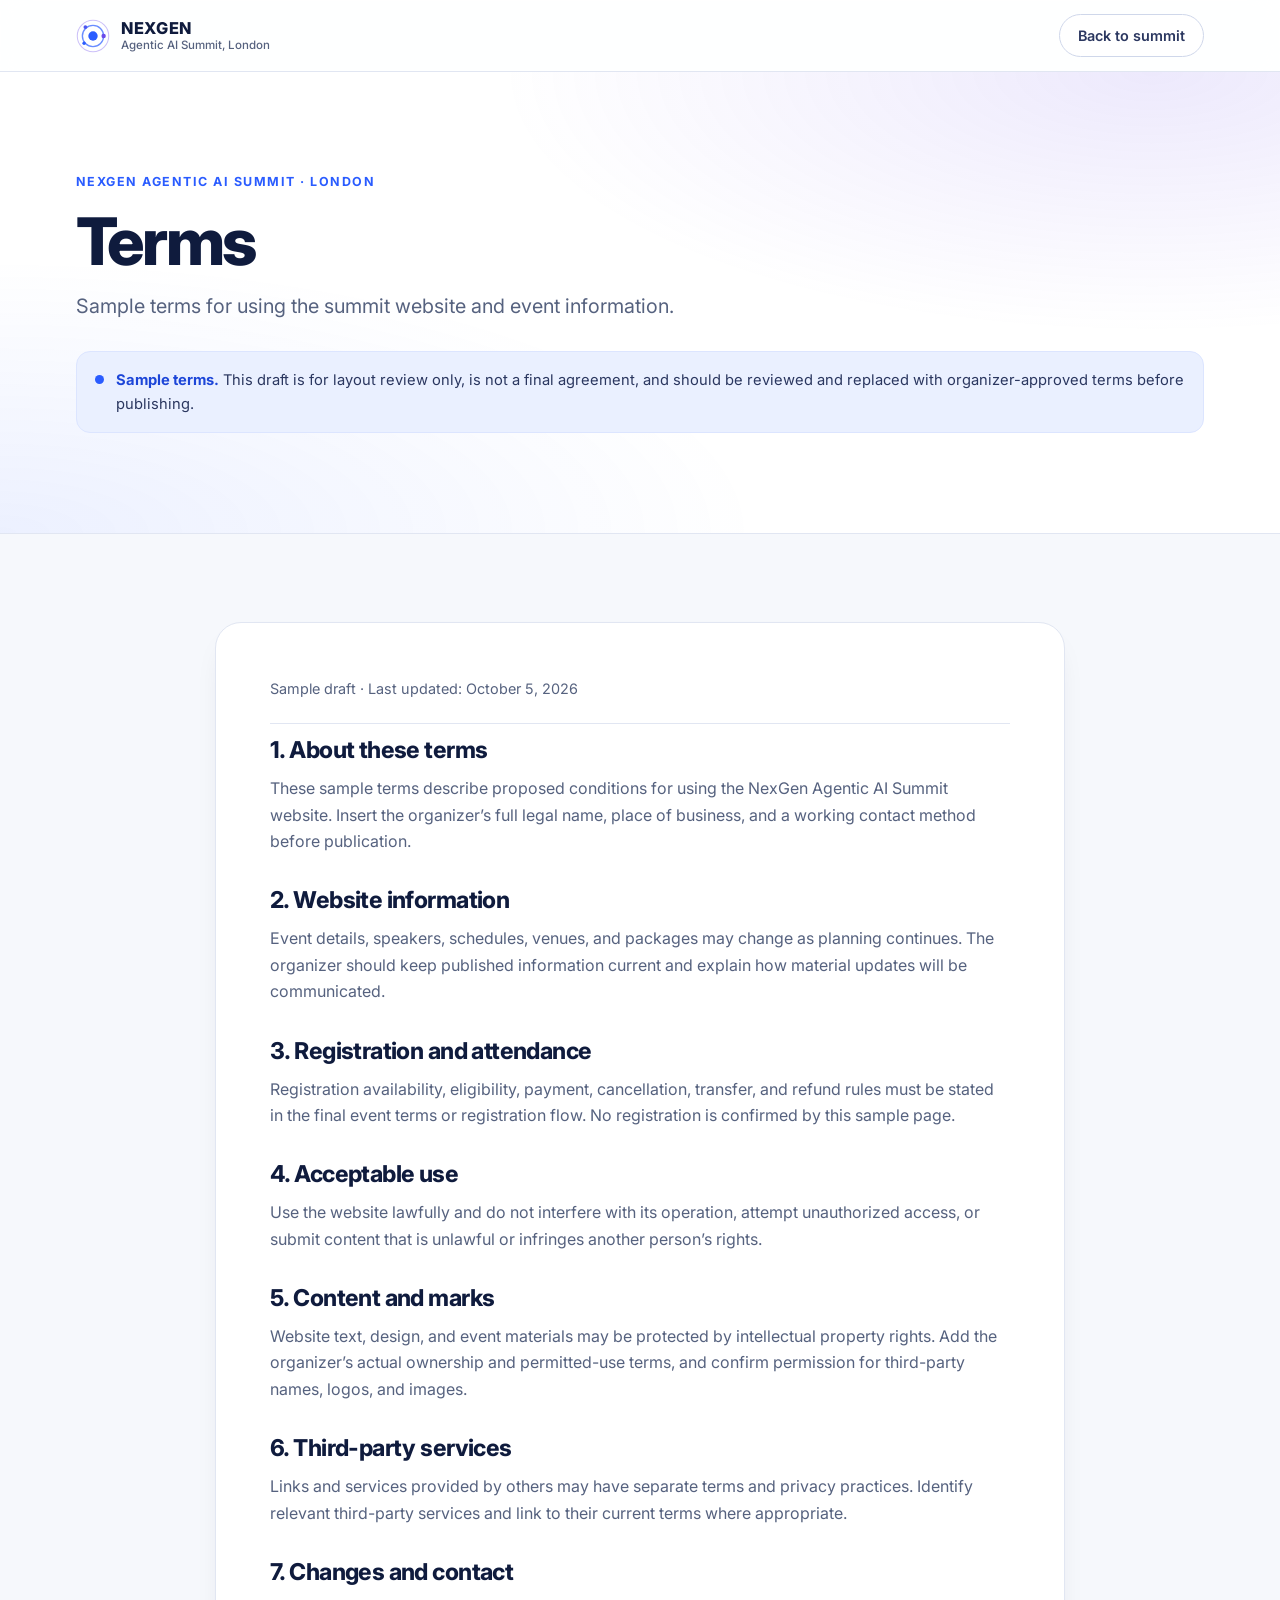
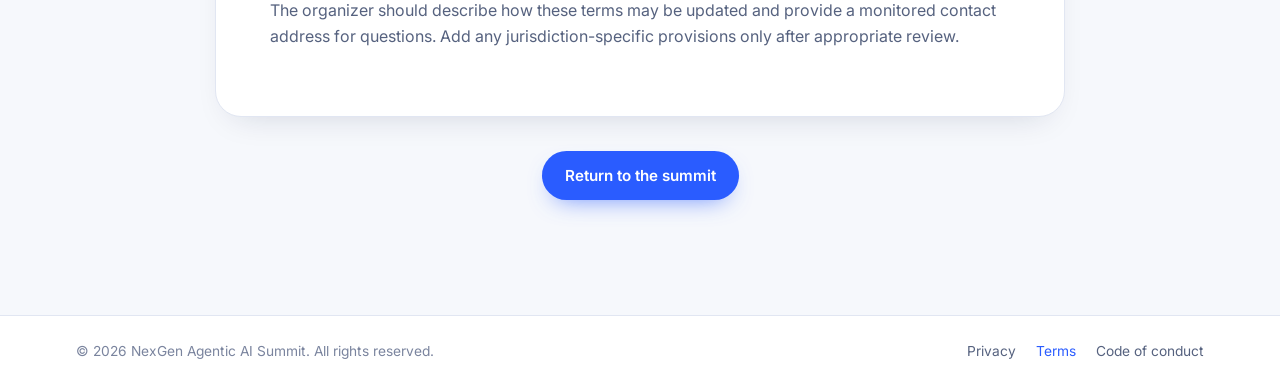
<file: .ukedition-build/terms.html>
<!doctype html>
<html lang="en">
<head>
    <meta charset="utf-8">
    <meta name="viewport" content="width=device-width, initial-scale=1">
    <meta name="theme-color" content="#F6F8FC">
    <meta name="description" content="Sample website terms for the NexGen Agentic AI Summit, London.">
    <title>Terms | NexGen Agentic AI Summit</title>
    <link rel="preconnect" href="https://fonts.googleapis.com">
    <link rel="preconnect" href="https://fonts.gstatic.com" crossorigin>
    <link href="https://fonts.googleapis.com/css2?family=Inter:wght@300;400;500;600;700;800&display=swap" rel="stylesheet">
    <link rel="stylesheet" href="legal.css">
</head>
<body>
    <a class="skip" href="#main">Skip to content</a>
    <header class="site-header"><div class="container header-inner">
        <a class="brand" href="index.html" aria-label="NexGen Agentic AI Summit home">
            <svg class="brand-mark" viewBox="0 0 40 40" aria-hidden="true"><circle cx="20" cy="20" r="18.5" fill="none" stroke="#6A4BEA" stroke-width="1.2" opacity=".35"/><circle cx="20" cy="20" r="12.5" fill="none" stroke="#2A5CFF" stroke-width="1.6" opacity=".7"/><circle cx="20" cy="20" r="5.5" fill="#2A5CFF"/><circle cx="32.5" cy="20" r="2.6" fill="#6A4BEA"/><circle cx="11" cy="9.5" r="2.2" fill="#4E56F0"/><circle cx="9.5" cy="28.5" r="2" fill="#2A5CFF"/></svg>
            <span><span class="brand-name">NEXGEN</span><span class="brand-sub">Agentic AI Summit, London</span></span>
        </a>
        <a class="home-link" href="index.html">Back to summit</a>
    </div></header>
    <main id="main">
        <section class="hero"><div class="container">
            <p class="eyebrow">NexGen Agentic AI Summit · London</p>
            <h1>Terms</h1>
            <p class="hero-copy">Sample terms for using the summit website and event information.</p>
            <div class="draft-note"><span class="draft-dot" aria-hidden="true"></span><span><strong>Sample terms.</strong> This draft is for layout review only, is not a final agreement, and should be reviewed and replaced with organizer-approved terms before publishing.</span></div>
        </div></section>
        <section class="content"><div class="container">
            <article class="policy" aria-label="Sample website terms">
                <p class="updated">Sample draft · Last updated: October 5, 2026</p>
                <section><h2>1. About these terms</h2><p>These sample terms describe proposed conditions for using the NexGen Agentic AI Summit website. Insert the organizer’s full legal name, place of business, and a working contact method before publication.</p></section>
                <section><h2>2. Website information</h2><p>Event details, speakers, schedules, venues, and packages may change as planning continues. The organizer should keep published information current and explain how material updates will be communicated.</p></section>
                <section><h2>3. Registration and attendance</h2><p>Registration availability, eligibility, payment, cancellation, transfer, and refund rules must be stated in the final event terms or registration flow. No registration is confirmed by this sample page.</p></section>
                <section><h2>4. Acceptable use</h2><p>Use the website lawfully and do not interfere with its operation, attempt unauthorized access, or submit content that is unlawful or infringes another person’s rights.</p></section>
                <section><h2>5. Content and marks</h2><p>Website text, design, and event materials may be protected by intellectual property rights. Add the organizer’s actual ownership and permitted-use terms, and confirm permission for third-party names, logos, and images.</p></section>
                <section><h2>6. Third-party services</h2><p>Links and services provided by others may have separate terms and privacy practices. Identify relevant third-party services and link to their current terms where appropriate.</p></section>
                <section><h2>7. Changes and contact</h2><p>The organizer should describe how these terms may be updated and provide a monitored contact address for questions. Add any jurisdiction-specific provisions only after appropriate review.</p></section>
            </article>
            <div class="page-actions"><a class="primary-link" href="index.html">Return to the summit</a></div>
        </div></section>
    </main>
    <footer class="site-footer"><div class="container footer-inner"><p>© 2026 NexGen Agentic AI Summit. All rights reserved.</p><nav class="legal-nav" aria-label="Legal"><a href="privacy.html">Privacy</a><a href="terms.html" aria-current="page">Terms</a><a href="code-of-conduct.html">Code of conduct</a></nav></div></footer>
</body>
</html>
</file>
<file: legal.css>
:root {
    color-scheme: light;
    --paper: #F6F8FC;
    --white: #FFFFFF;
    --mist: #EFF3FF;
    --lilac: #F4F1FF;
    --ink: #0F1B3D;
    --ink-2: #2B3760;
    --slate: #56627F;
    --slate-2: #7A849E;
    --line: #E1E6F2;
    --line-2: #CFD7EA;
    --blue: #2A5CFF;
    --blue-700: #1D46D8;
    --violet: #6A4BEA;
    --grad: linear-gradient(120deg, #2A5CFF 0%, #4E56F0 55%, #6A4BEA 100%);
    --font: "Inter", system-ui, -apple-system, "Segoe UI", Roboto, sans-serif;
    --pad: clamp(20px, 4.5vw, 56px);
    --nav-h: 72px;
    font-family: var(--font);
    color: var(--ink);
    background: var(--paper);
    scroll-behavior: smooth;
}

*, *::before, *::after { box-sizing: border-box; }
body { margin: 0; min-width: 320px; background: var(--paper); color: var(--ink); font-size: 16px; line-height: 1.65; -webkit-font-smoothing: antialiased; }
a { color: inherit; text-decoration: none; }
a:focus-visible { outline: 2.5px solid var(--blue); outline-offset: 4px; border-radius: 6px; }
.container { width: min(1240px, 100%); margin-inline: auto; padding-inline: var(--pad); }
.skip { position: absolute; left: -9999px; top: 10px; z-index: 5; padding: 10px 16px; border-radius: 10px; background: var(--blue); color: white; font-weight: 600; }
.skip:focus { left: 16px; }
.site-header { position: sticky; top: 0; z-index: 3; height: var(--nav-h); border-bottom: 1px solid var(--line); background: rgb(255 255 255 / 90%); backdrop-filter: blur(14px) saturate(150%); }
.header-inner { height: 100%; display: flex; align-items: center; justify-content: space-between; gap: 24px; }
.brand { display: inline-flex; align-items: center; gap: 11px; flex: 0 0 auto; }
.brand-mark { width: 34px; height: 34px; }
.brand-name { display: block; color: var(--ink); font-size: 1.02rem; font-weight: 800; line-height: 1; letter-spacing: .04em; }
.brand-sub { display: block; margin-top: 4px; color: var(--slate); font-size: .72rem; font-weight: 500; line-height: 1; }
.home-link { display: inline-flex; align-items: center; justify-content: center; min-height: 42px; padding: 9px 18px; border: 1px solid var(--line-2); border-radius: 999px; background: var(--white); color: var(--ink-2); font-size: .9rem; font-weight: 600; transition: .2s ease; }
.home-link:hover { border-color: var(--blue); color: var(--blue); }
.hero { position: relative; overflow: hidden; padding-block: clamp(56px, 8vw, 100px); border-bottom: 1px solid var(--line); background: radial-gradient(ellipse at 90% 0%, rgb(106 75 234 / 12%), transparent 40%), radial-gradient(ellipse at 0% 100%, rgb(42 92 255 / 9%), transparent 42%), var(--white); }
.eyebrow { margin: 0 0 14px; color: var(--blue); font-size: .78rem; font-weight: 700; letter-spacing: .12em; text-transform: uppercase; }
h1, h2, p { margin-top: 0; }
h1 { max-width: 900px; margin-bottom: 14px; color: var(--ink); font-size: clamp(2.5rem, 1.4rem + 3.4vw, 4.1rem); font-weight: 800; letter-spacing: -.045em; line-height: 1.06; }
.hero-copy { max-width: 760px; margin: 0; color: var(--slate); font-size: clamp(1.05rem, 1rem + .3vw, 1.25rem); }
.draft-note { display: flex; gap: 12px; align-items: flex-start; margin-top: 28px; padding: 16px 18px; border: 1px solid #DCE5FF; border-radius: 14px; background: #EAF0FF; color: var(--ink-2); font-size: .92rem; }
.draft-note strong { color: var(--blue-700); }
.draft-dot { flex: 0 0 9px; width: 9px; height: 9px; margin-top: 7px; border-radius: 50%; background: var(--blue); }
.content { padding-block: clamp(52px, 7vw, 88px) clamp(72px, 9vw, 120px); }
.policy { max-width: 850px; margin-inline: auto; padding: clamp(24px, 5vw, 54px); border: 1px solid var(--line); border-radius: 26px; background: var(--white); box-shadow: 0 14px 34px -18px rgb(15 27 61 / 18%); }
.updated { margin: 0 0 34px; padding-bottom: 22px; border-bottom: 1px solid var(--line); color: var(--slate-2); font-size: .9rem; }
.policy section + section { margin-top: 32px; }
.policy h2 { margin-bottom: 10px; color: var(--ink); font-size: clamp(1.2rem, 1.1rem + .45vw, 1.45rem); font-weight: 750; letter-spacing: -.025em; line-height: 1.25; }
.policy p, .policy li { color: var(--slate); }
.policy p { margin-bottom: 12px; }
.policy ul { display: grid; gap: 8px; margin: 12px 0 0; padding-left: 1.2rem; list-style: disc; }
.policy li::marker { color: var(--blue); }
.policy a { color: var(--blue-700); text-decoration: underline; text-underline-offset: 3px; }
.page-actions { display: flex; flex-wrap: wrap; justify-content: center; gap: 12px; margin-top: 34px; }
.primary-link { display: inline-flex; align-items: center; justify-content: center; min-height: 48px; padding: 12px 23px; border-radius: 999px; background: var(--blue); box-shadow: 0 10px 24px -12px rgb(42 92 255 / 75%); color: #fff; font-size: .95rem; font-weight: 600; transition: background .2s ease, transform .2s ease; }
.primary-link:hover { transform: translateY(-1px); background: var(--blue-700); }
.site-footer { padding-block: 24px; border-top: 1px solid var(--line); background: var(--white); }
.footer-inner { display: flex; flex-wrap: wrap; align-items: center; justify-content: space-between; gap: 14px 24px; color: var(--slate-2); font-size: .86rem; }
.footer-inner p { margin: 0; }
.legal-nav { display: flex; flex-wrap: wrap; gap: 10px 20px; }
.legal-nav a { color: var(--slate); }
.legal-nav a:hover, .legal-nav a[aria-current="page"] { color: var(--blue); }
@media (max-width: 600px) {
    :root { --nav-h: 64px; }
    .brand-sub { max-width: 190px; font-size: .65rem; }
    .home-link { min-height: 40px; padding-inline: 14px; font-size: .85rem; }
    .policy { border-radius: 20px; }
    .footer-inner { align-items: flex-start; flex-direction: column; }
}
@media (prefers-reduced-motion: reduce) { *, *::before, *::after { scroll-behavior: auto !important; transition-duration: .01ms !important; } }
</file>
<file: .ukedition-build/legal.css>
:root {
    color-scheme: light;
    --paper: #F6F8FC;
    --white: #FFFFFF;
    --mist: #EFF3FF;
    --lilac: #F4F1FF;
    --ink: #0F1B3D;
    --ink-2: #2B3760;
    --slate: #56627F;
    --slate-2: #7A849E;
    --line: #E1E6F2;
    --line-2: #CFD7EA;
    --blue: #2A5CFF;
    --blue-700: #1D46D8;
    --violet: #6A4BEA;
    --grad: linear-gradient(120deg, #2A5CFF 0%, #4E56F0 55%, #6A4BEA 100%);
    --font: "Inter", system-ui, -apple-system, "Segoe UI", Roboto, sans-serif;
    --pad: clamp(20px, 4.5vw, 56px);
    --nav-h: 72px;
    font-family: var(--font);
    color: var(--ink);
    background: var(--paper);
    scroll-behavior: smooth;
}

*, *::before, *::after { box-sizing: border-box; }
body { margin: 0; min-width: 320px; background: var(--paper); color: var(--ink); font-size: 16px; line-height: 1.65; -webkit-font-smoothing: antialiased; }
a { color: inherit; text-decoration: none; }
a:focus-visible { outline: 2.5px solid var(--blue); outline-offset: 4px; border-radius: 6px; }
.container { width: min(1240px, 100%); margin-inline: auto; padding-inline: var(--pad); }
.skip { position: absolute; left: -9999px; top: 10px; z-index: 5; padding: 10px 16px; border-radius: 10px; background: var(--blue); color: white; font-weight: 600; }
.skip:focus { left: 16px; }
.site-header { position: sticky; top: 0; z-index: 3; height: var(--nav-h); border-bottom: 1px solid var(--line); background: rgb(255 255 255 / 90%); backdrop-filter: blur(14px) saturate(150%); }
.header-inner { height: 100%; display: flex; align-items: center; justify-content: space-between; gap: 24px; }
.brand { display: inline-flex; align-items: center; gap: 11px; flex: 0 0 auto; }
.brand-mark { width: 34px; height: 34px; }
.brand-name { display: block; color: var(--ink); font-size: 1.02rem; font-weight: 800; line-height: 1; letter-spacing: .04em; }
.brand-sub { display: block; margin-top: 4px; color: var(--slate); font-size: .72rem; font-weight: 500; line-height: 1; }
.home-link { display: inline-flex; align-items: center; justify-content: center; min-height: 42px; padding: 9px 18px; border: 1px solid var(--line-2); border-radius: 999px; background: var(--white); color: var(--ink-2); font-size: .9rem; font-weight: 600; transition: .2s ease; }
.home-link:hover { border-color: var(--blue); color: var(--blue); }
.hero { position: relative; overflow: hidden; padding-block: clamp(56px, 8vw, 100px); border-bottom: 1px solid var(--line); background: radial-gradient(ellipse at 90% 0%, rgb(106 75 234 / 12%), transparent 40%), radial-gradient(ellipse at 0% 100%, rgb(42 92 255 / 9%), transparent 42%), var(--white); }
.eyebrow { margin: 0 0 14px; color: var(--blue); font-size: .78rem; font-weight: 700; letter-spacing: .12em; text-transform: uppercase; }
h1, h2, p { margin-top: 0; }
h1 { max-width: 900px; margin-bottom: 14px; color: var(--ink); font-size: clamp(2.5rem, 1.4rem + 3.4vw, 4.1rem); font-weight: 800; letter-spacing: -.045em; line-height: 1.06; }
.hero-copy { max-width: 760px; margin: 0; color: var(--slate); font-size: clamp(1.05rem, 1rem + .3vw, 1.25rem); }
.draft-note { display: flex; gap: 12px; align-items: flex-start; margin-top: 28px; padding: 16px 18px; border: 1px solid #DCE5FF; border-radius: 14px; background: #EAF0FF; color: var(--ink-2); font-size: .92rem; }
.draft-note strong { color: var(--blue-700); }
.draft-dot { flex: 0 0 9px; width: 9px; height: 9px; margin-top: 7px; border-radius: 50%; background: var(--blue); }
.content { padding-block: clamp(52px, 7vw, 88px) clamp(72px, 9vw, 120px); }
.policy { max-width: 850px; margin-inline: auto; padding: clamp(24px, 5vw, 54px); border: 1px solid var(--line); border-radius: 26px; background: var(--white); box-shadow: 0 14px 34px -18px rgb(15 27 61 / 18%); }
.updated { margin: 0 0 34px; padding-bottom: 22px; border-bottom: 1px solid var(--line); color: var(--slate-2); font-size: .9rem; }
.policy section + section { margin-top: 32px; }
.policy h2 { margin-bottom: 10px; color: var(--ink); font-size: clamp(1.2rem, 1.1rem + .45vw, 1.45rem); font-weight: 750; letter-spacing: -.025em; line-height: 1.25; }
.policy p, .policy li { color: var(--slate); }
.policy p { margin-bottom: 12px; }
.policy ul { display: grid; gap: 8px; margin: 12px 0 0; padding-left: 1.2rem; list-style: disc; }
.policy li::marker { color: var(--blue); }
.policy a { color: var(--blue-700); text-decoration: underline; text-underline-offset: 3px; }
.page-actions { display: flex; flex-wrap: wrap; justify-content: center; gap: 12px; margin-top: 34px; }
.primary-link { display: inline-flex; align-items: center; justify-content: center; min-height: 48px; padding: 12px 23px; border-radius: 999px; background: var(--blue); box-shadow: 0 10px 24px -12px rgb(42 92 255 / 75%); color: #fff; font-size: .95rem; font-weight: 600; transition: background .2s ease, transform .2s ease; }
.primary-link:hover { transform: translateY(-1px); background: var(--blue-700); }
.site-footer { padding-block: 24px; border-top: 1px solid var(--line); background: var(--white); }
.footer-inner { display: flex; flex-wrap: wrap; align-items: center; justify-content: space-between; gap: 14px 24px; color: var(--slate-2); font-size: .86rem; }
.footer-inner p { margin: 0; }
.legal-nav { display: flex; flex-wrap: wrap; gap: 10px 20px; }
.legal-nav a { color: var(--slate); }
.legal-nav a:hover, .legal-nav a[aria-current="page"] { color: var(--blue); }
@media (max-width: 600px) {
    :root { --nav-h: 64px; }
    .brand-sub { max-width: 190px; font-size: .65rem; }
    .home-link { min-height: 40px; padding-inline: 14px; font-size: .85rem; }
    .policy { border-radius: 20px; }
    .footer-inner { align-items: flex-start; flex-direction: column; }
}
@media (prefers-reduced-motion: reduce) { *, *::before, *::after { scroll-behavior: auto !important; transition-duration: .01ms !important; } }
</file>
